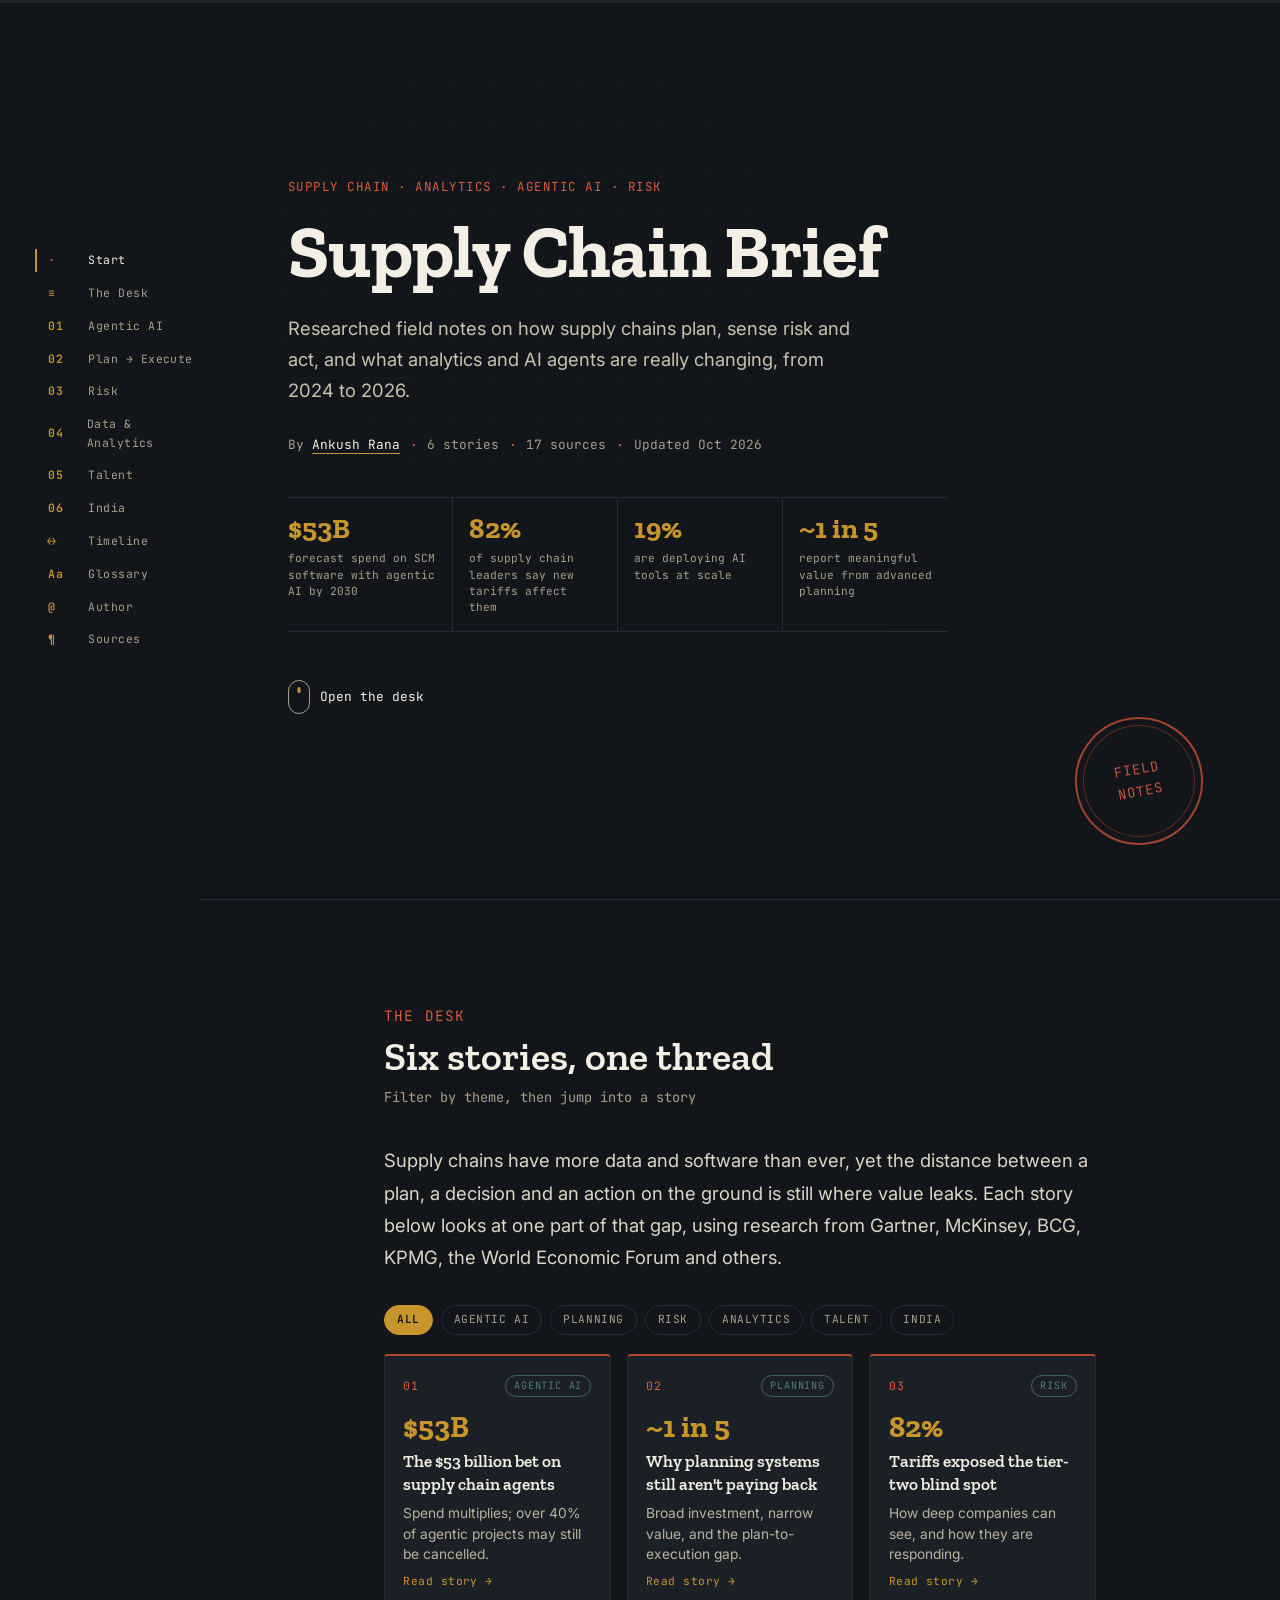
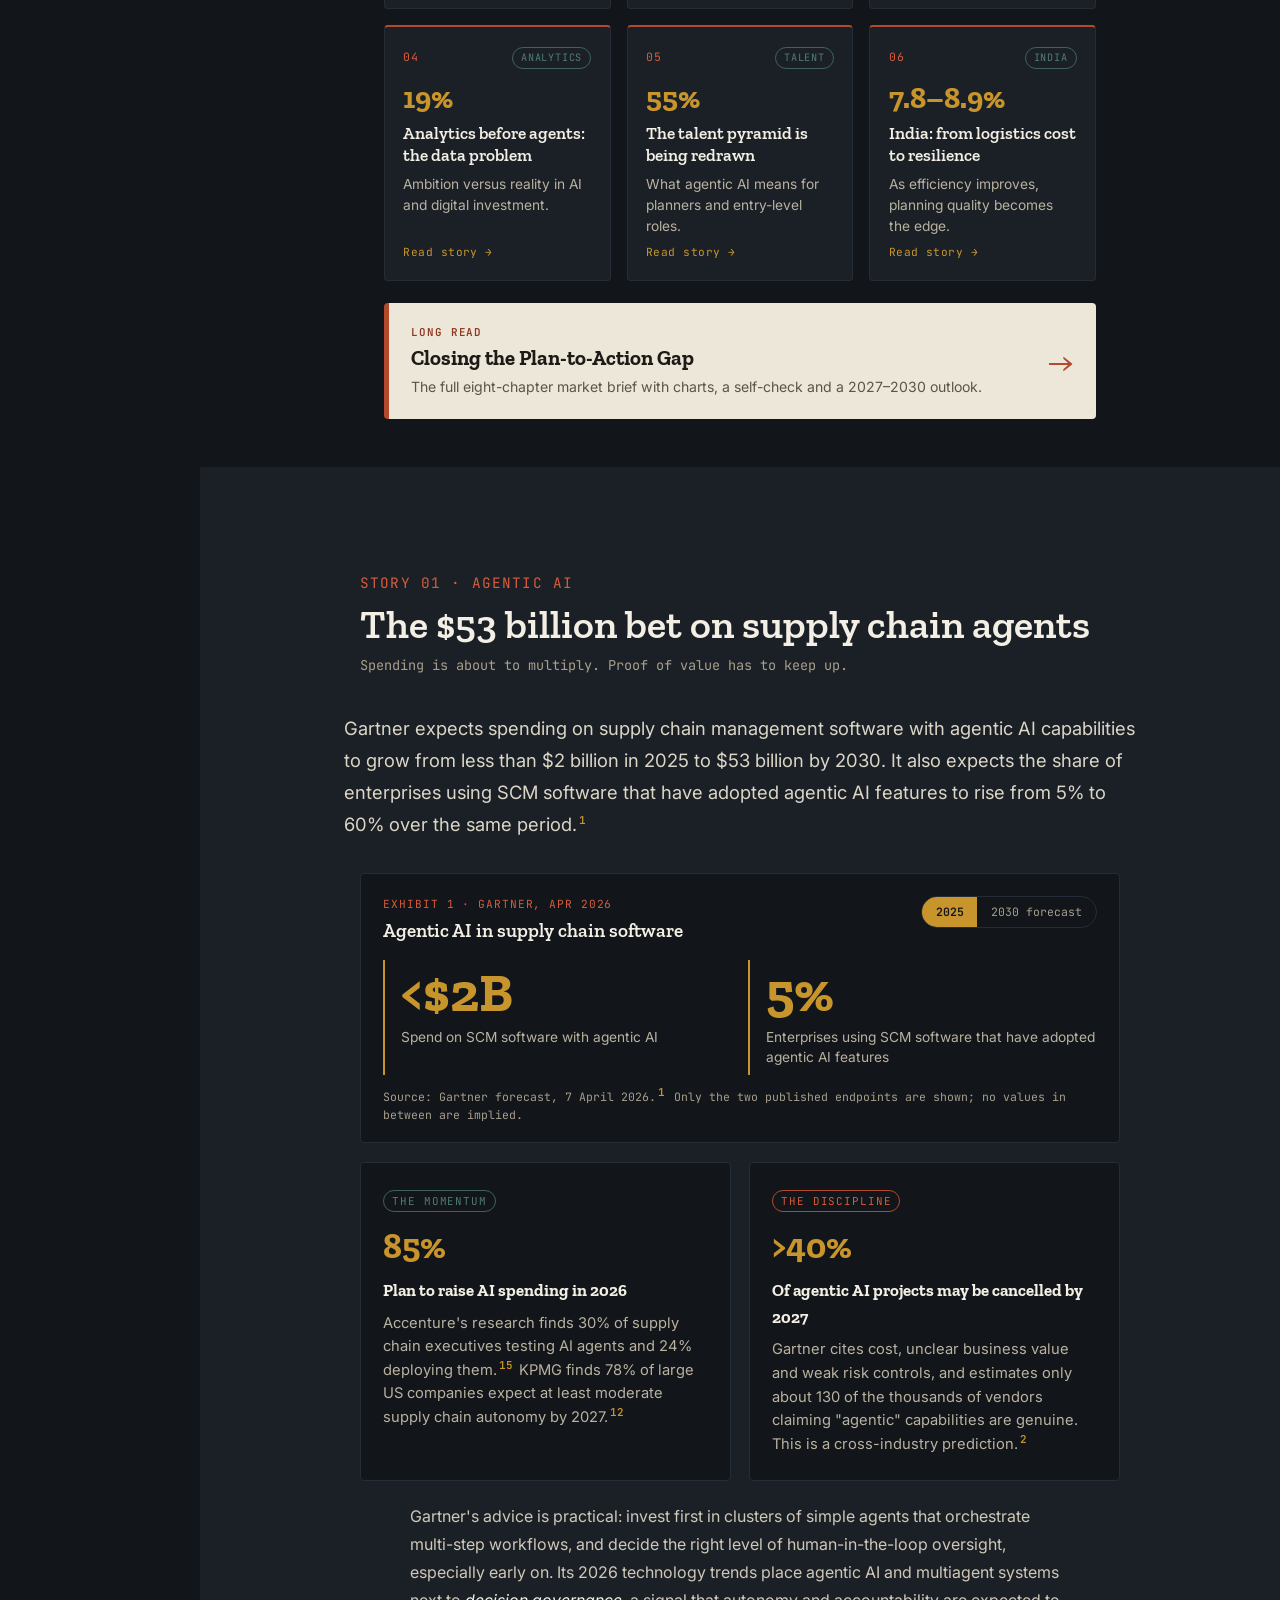
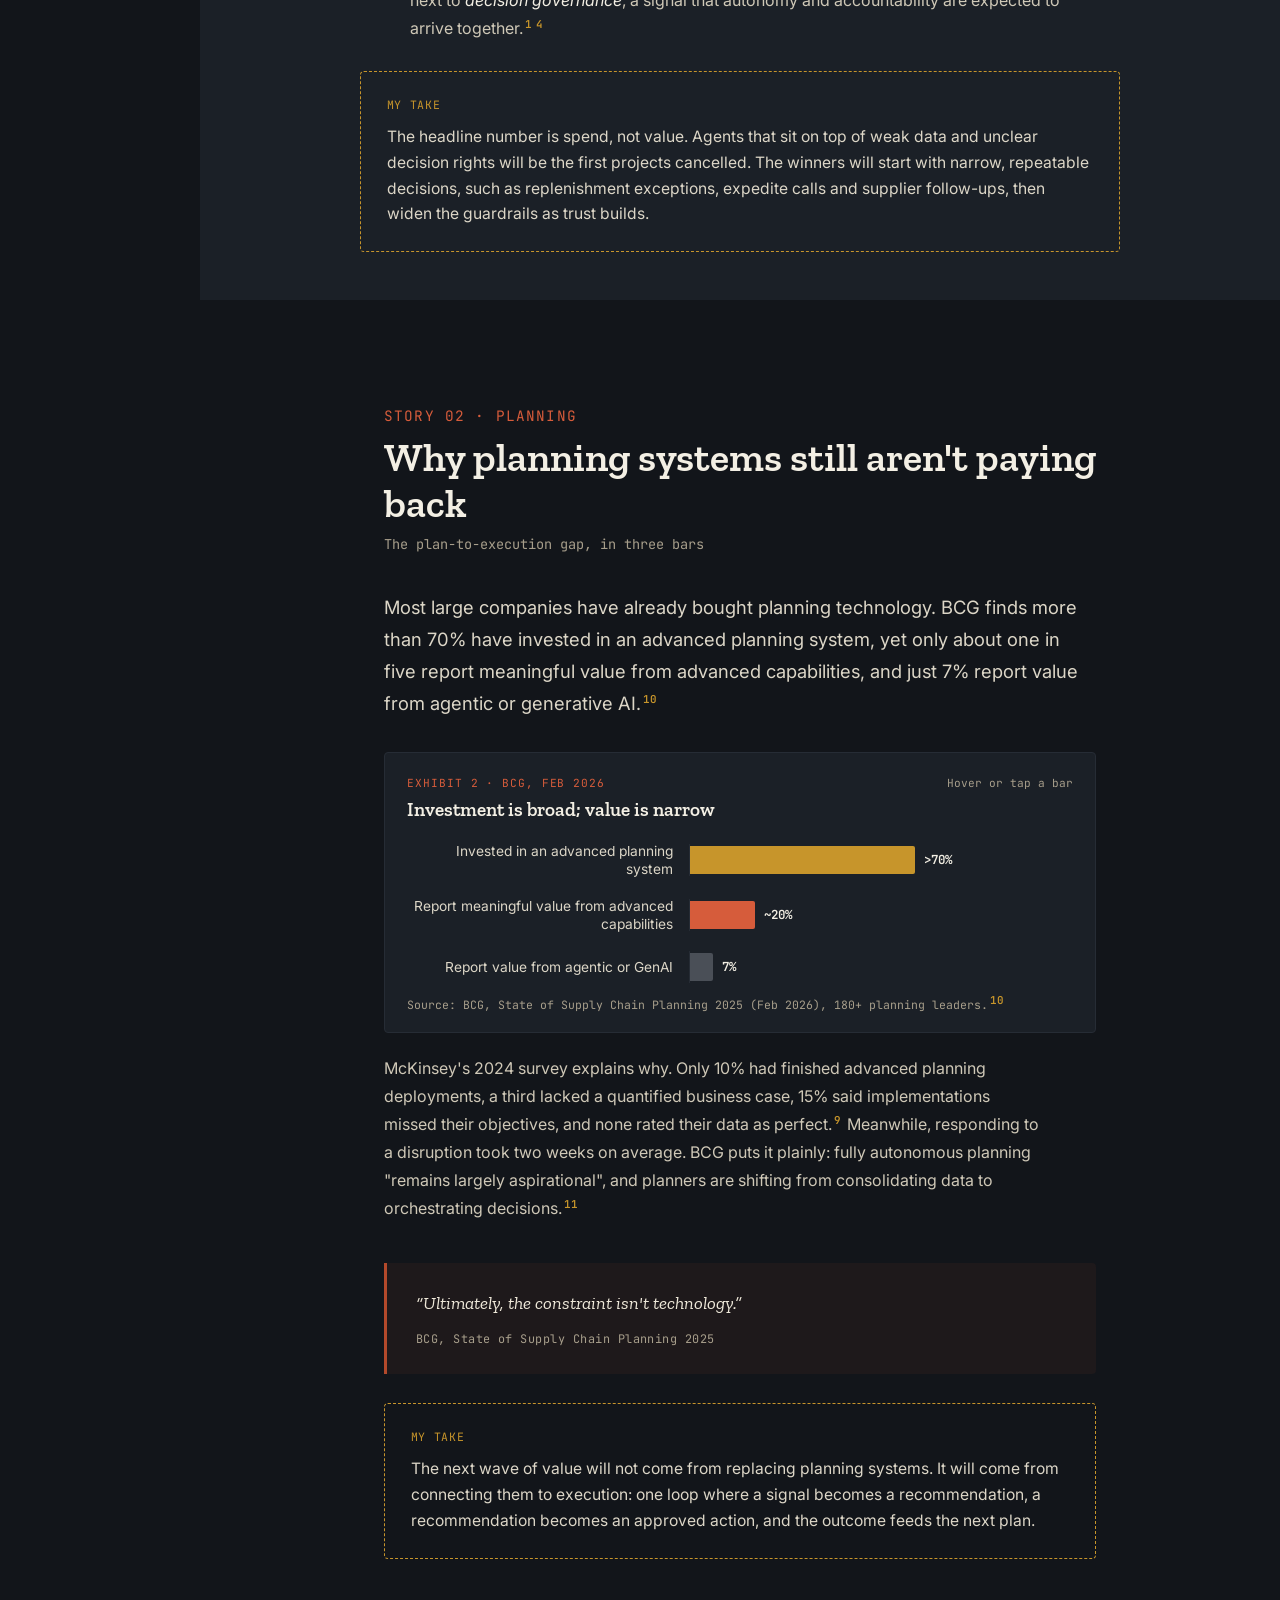
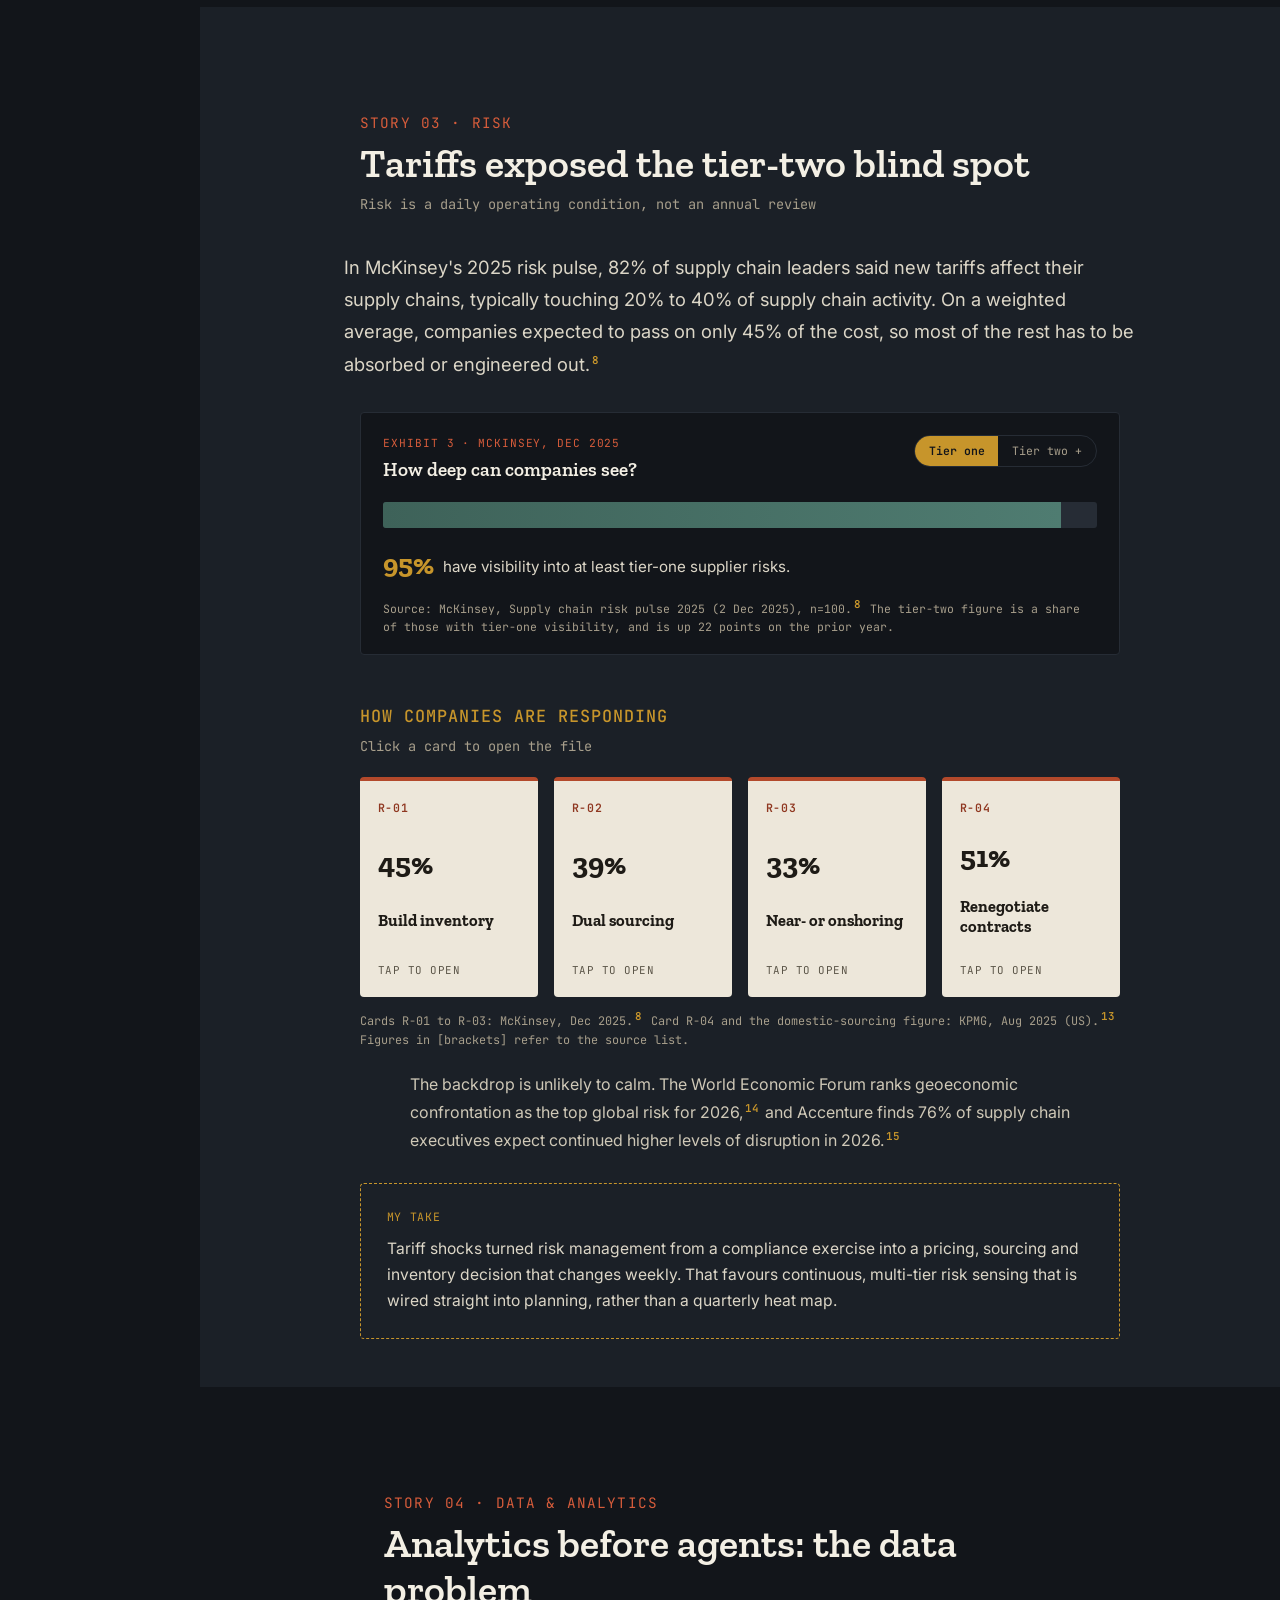
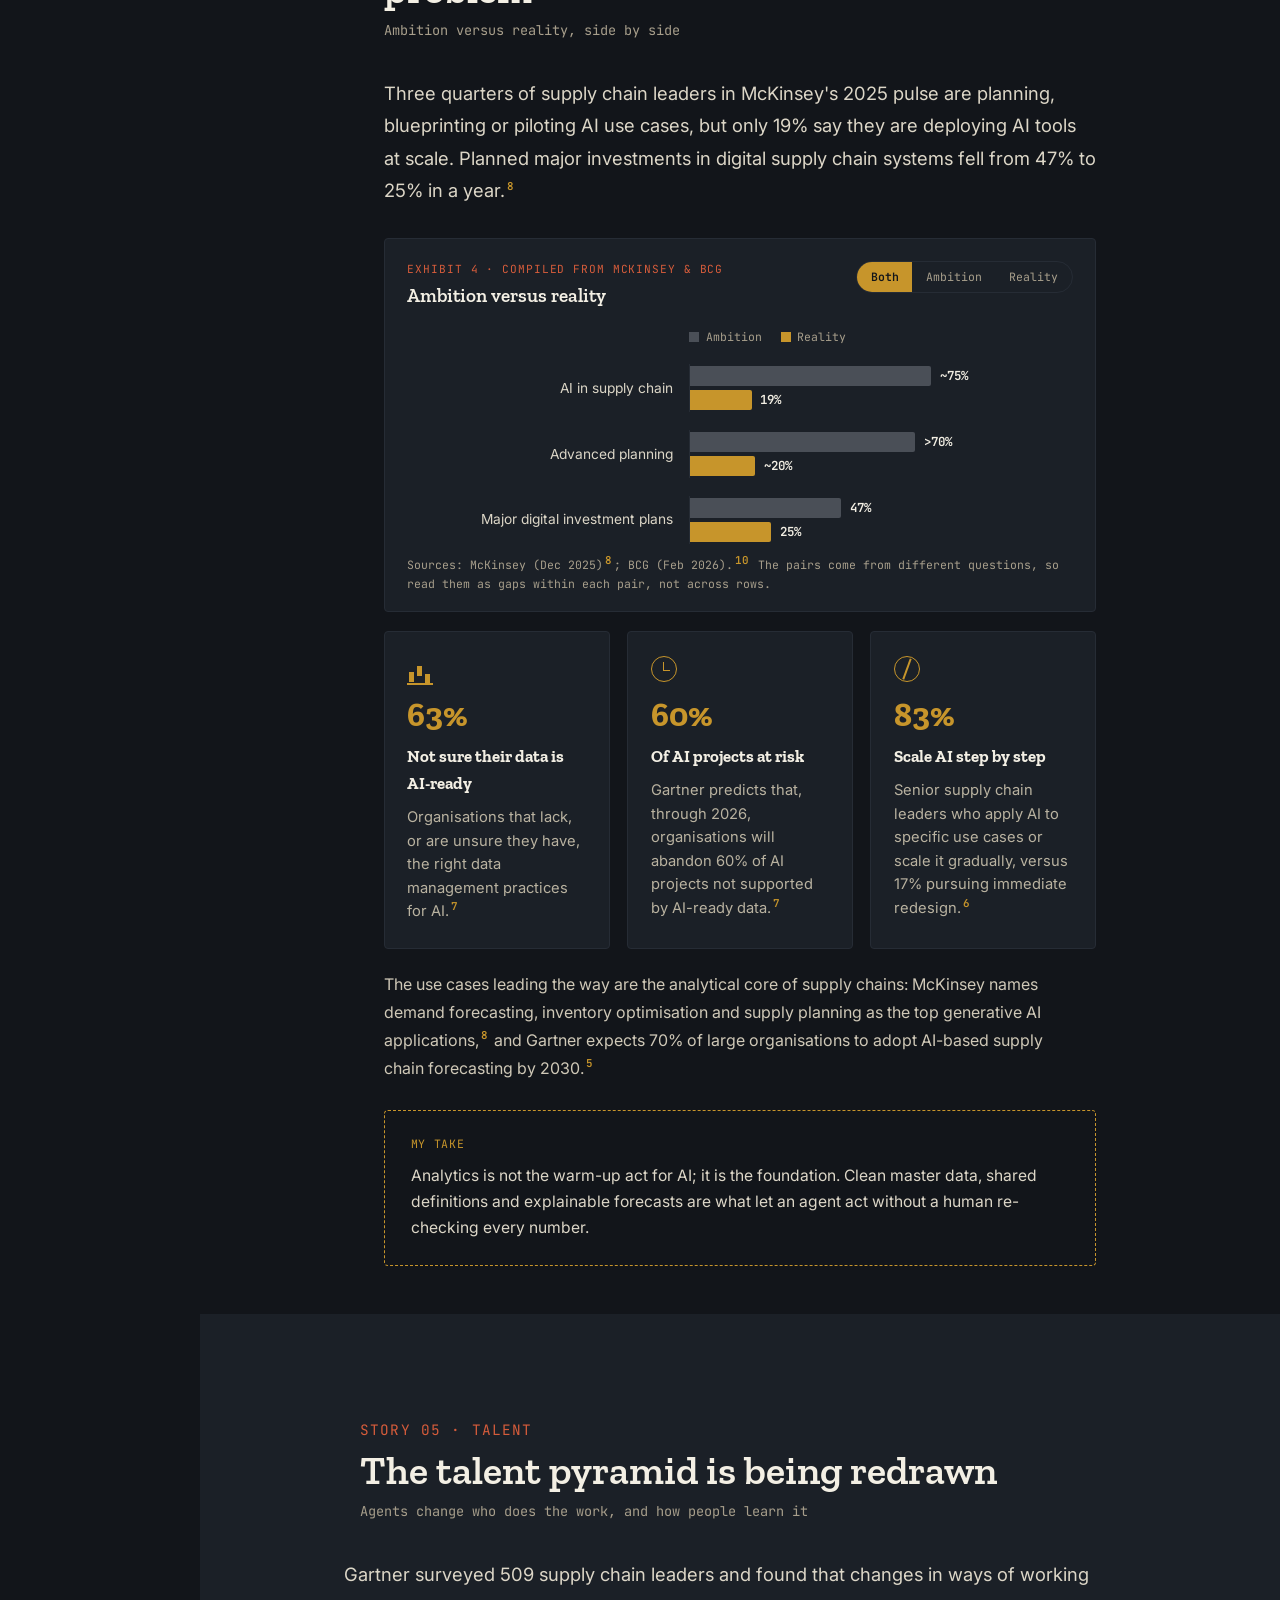
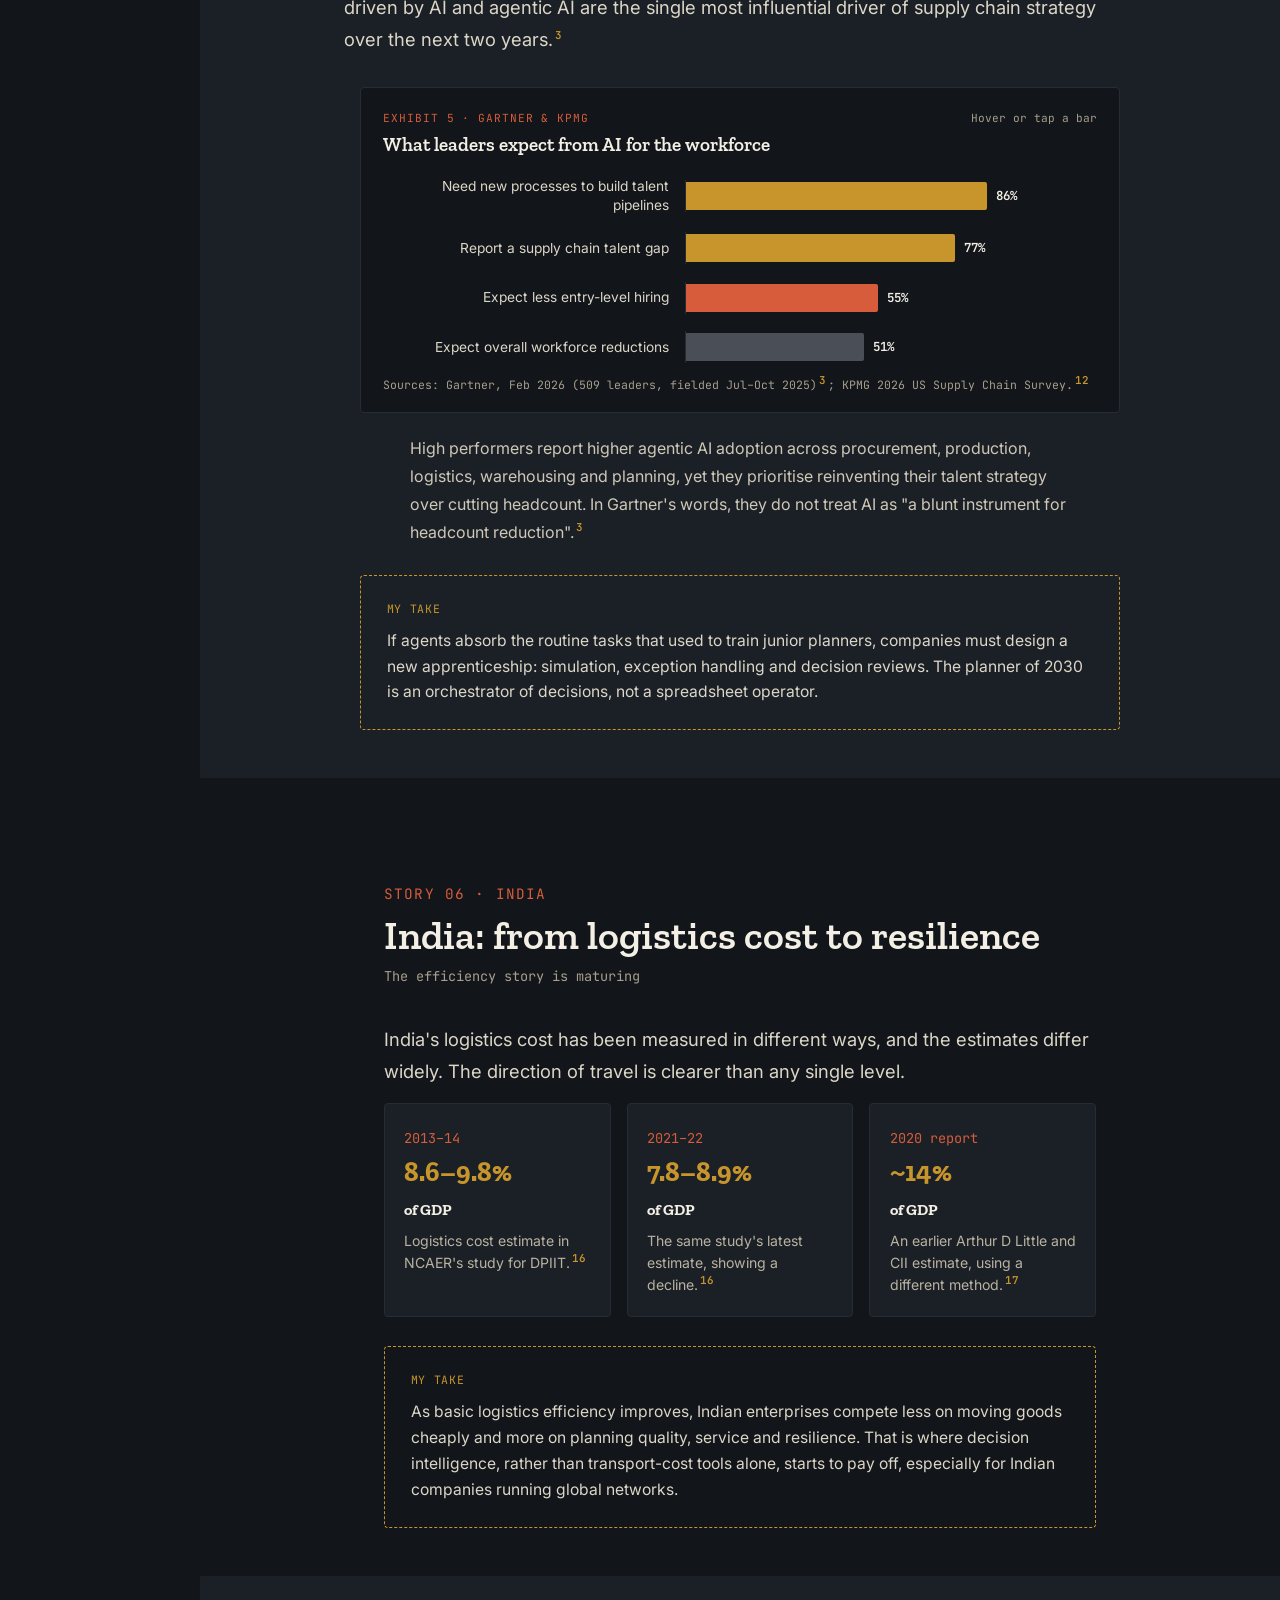
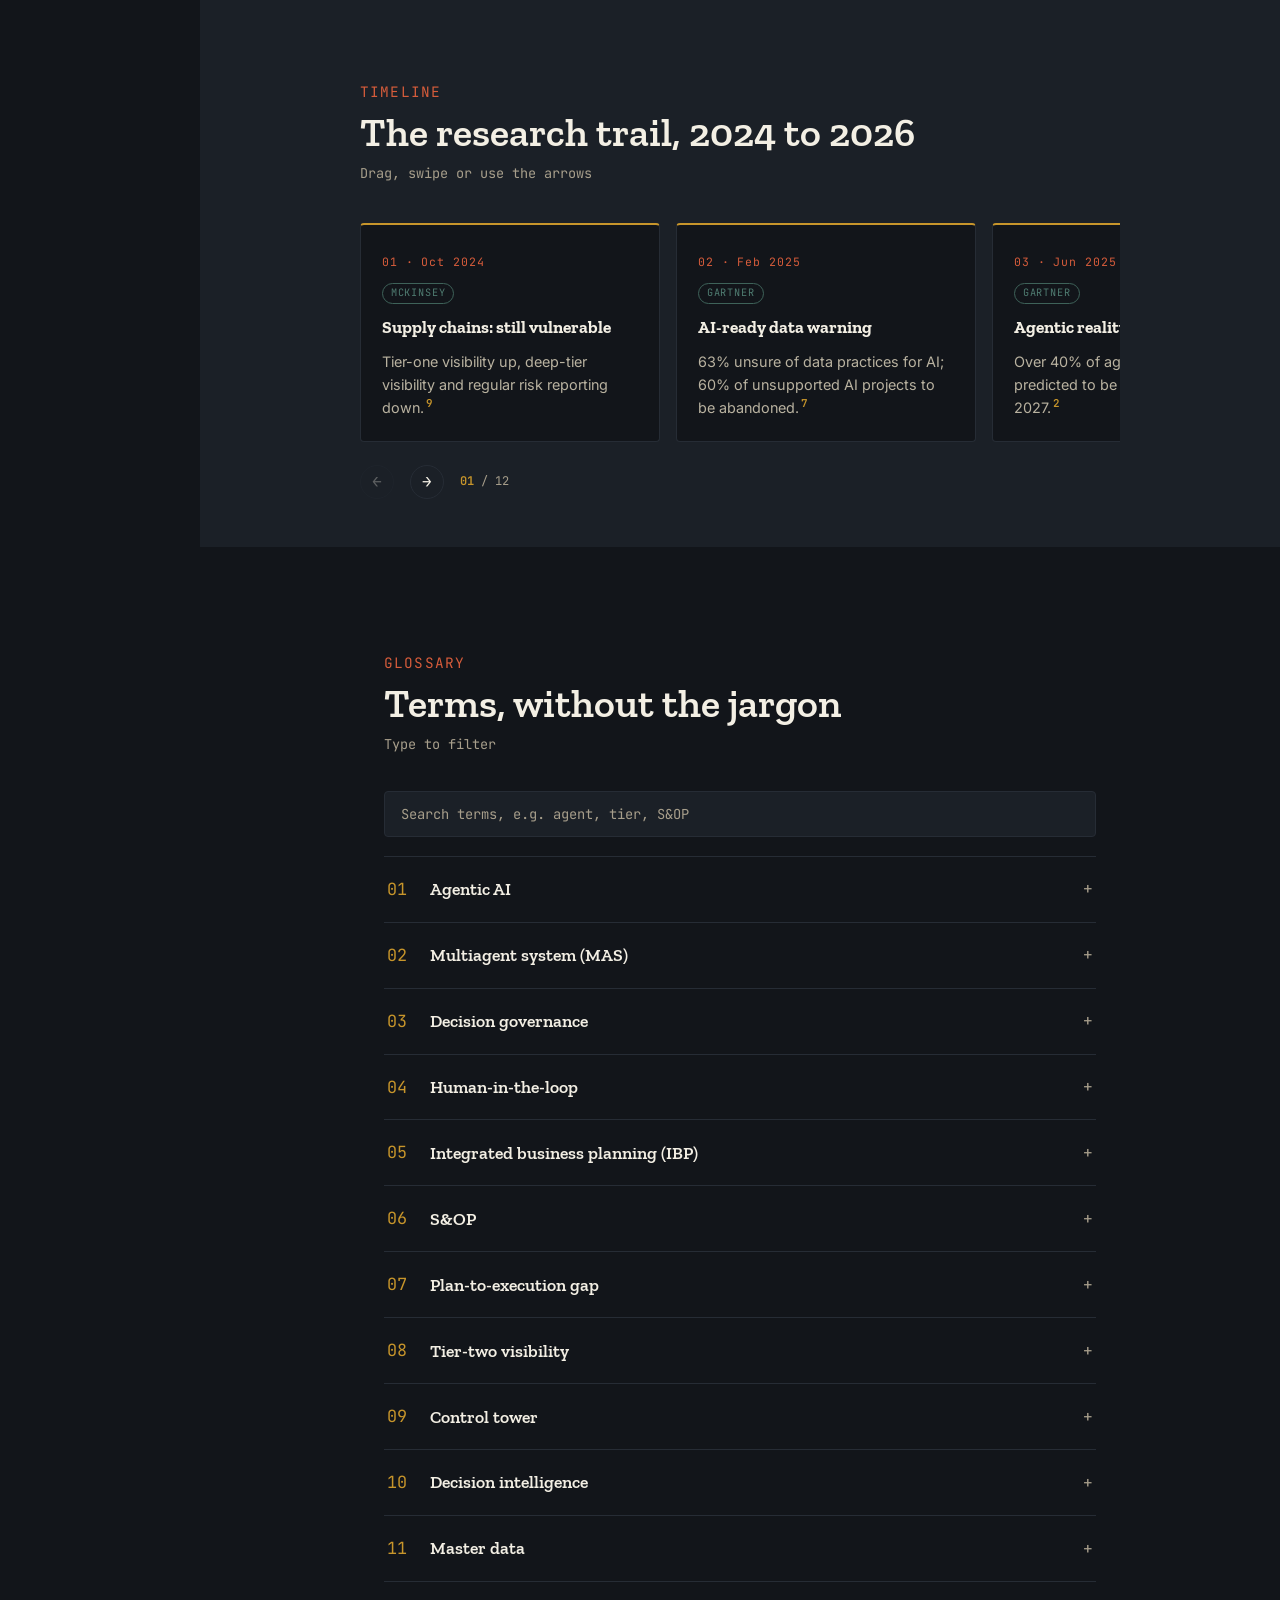
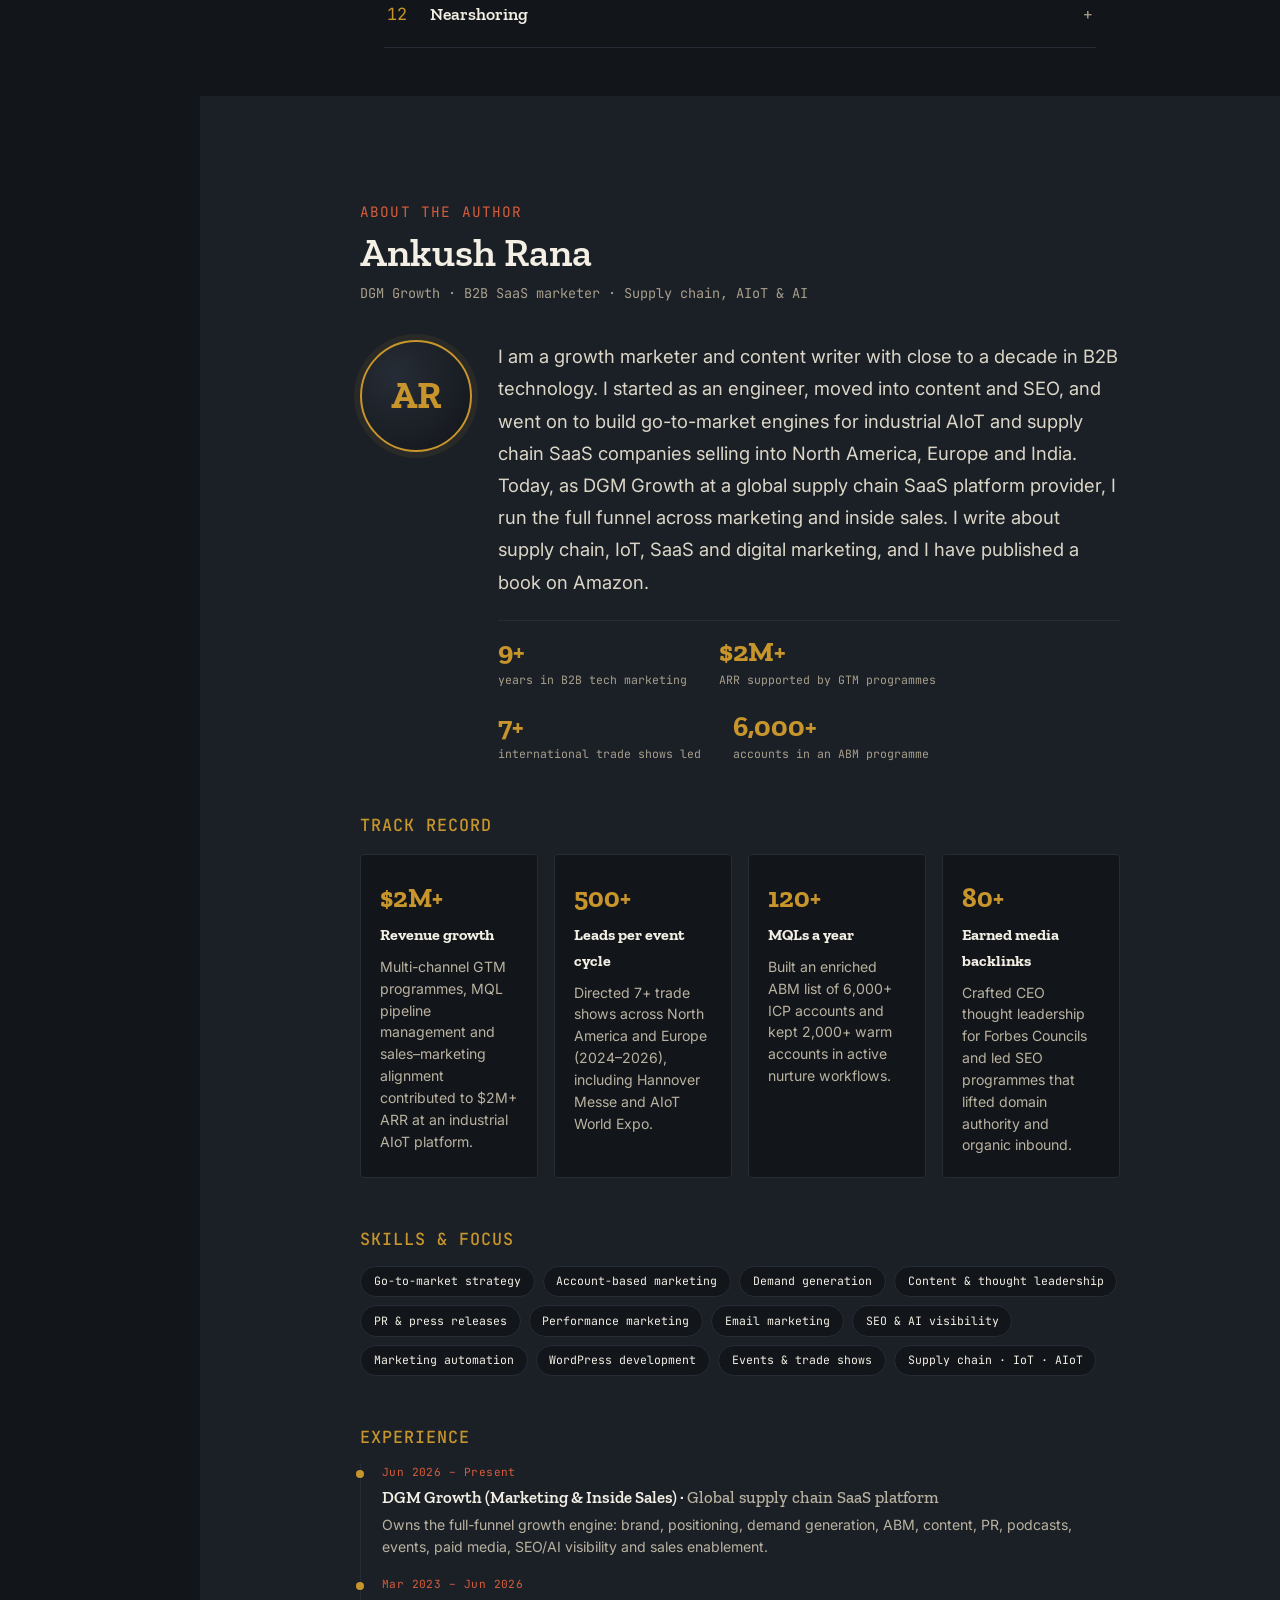
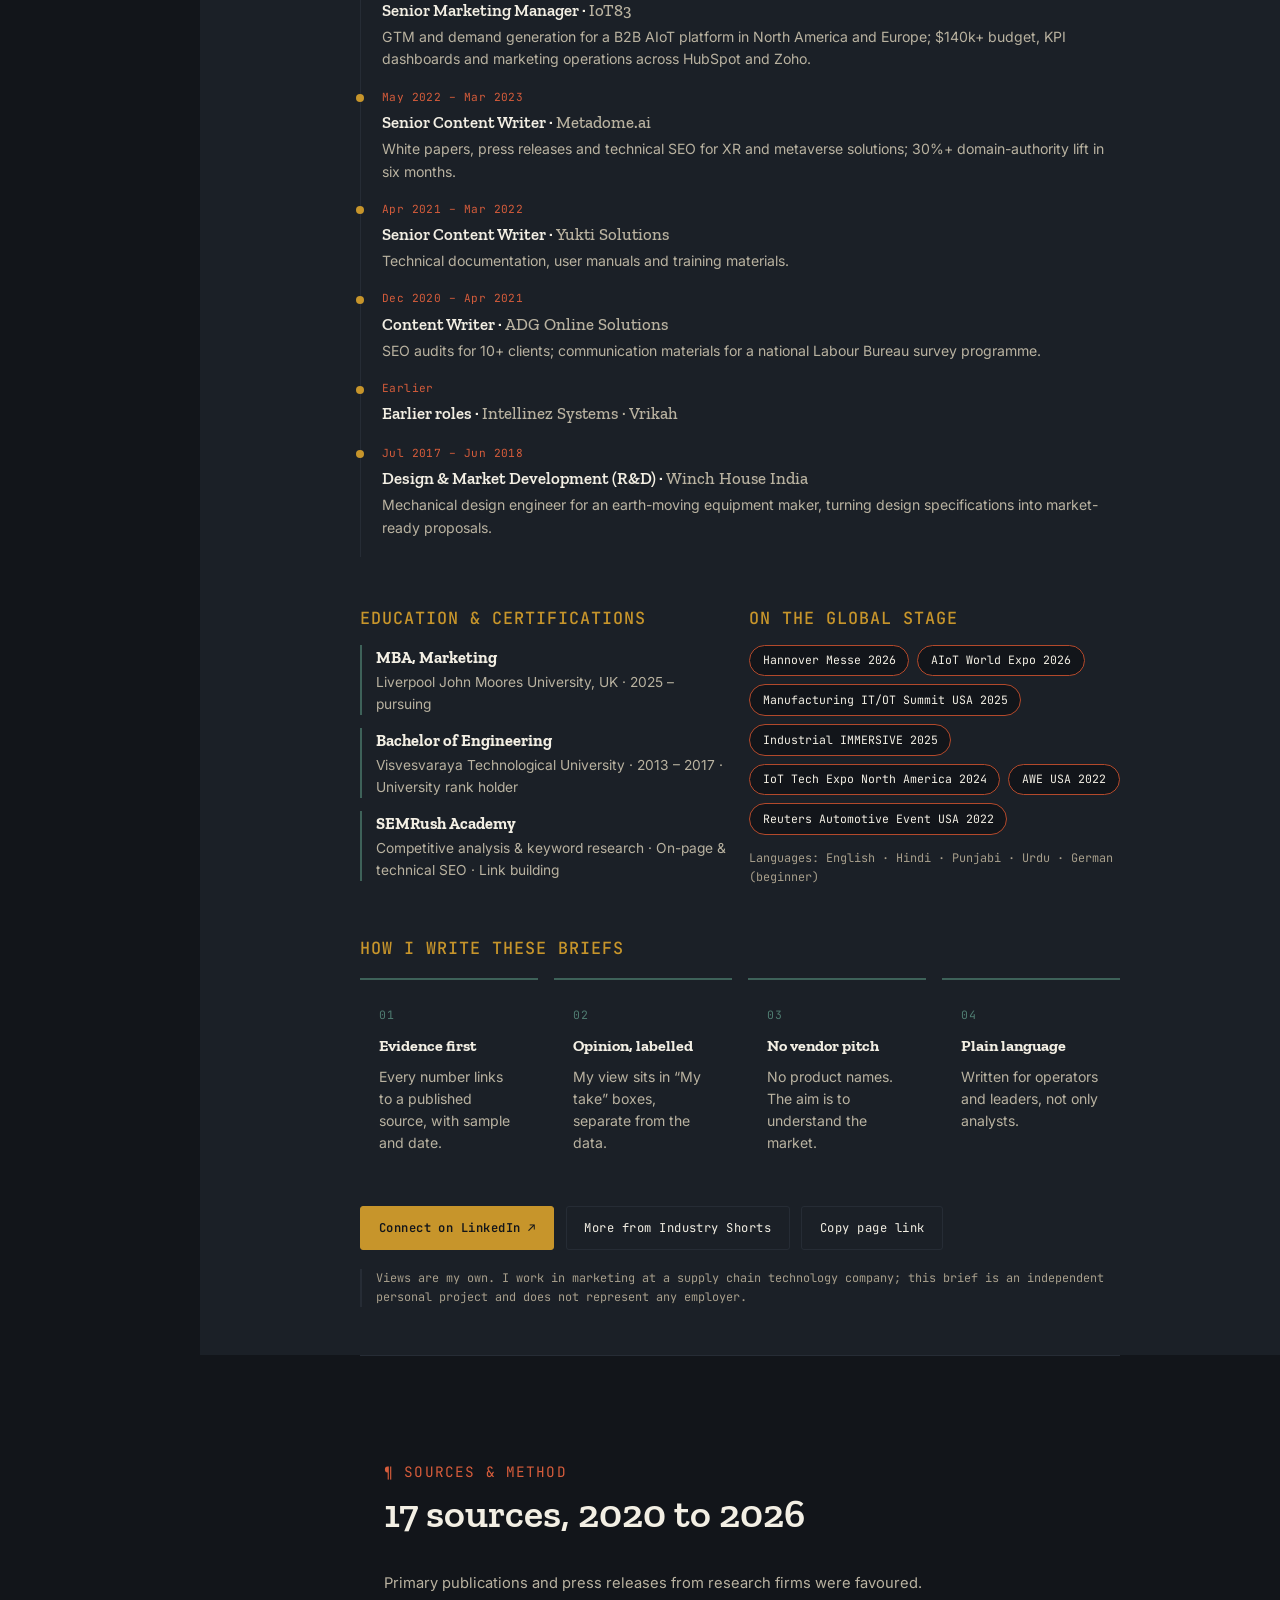
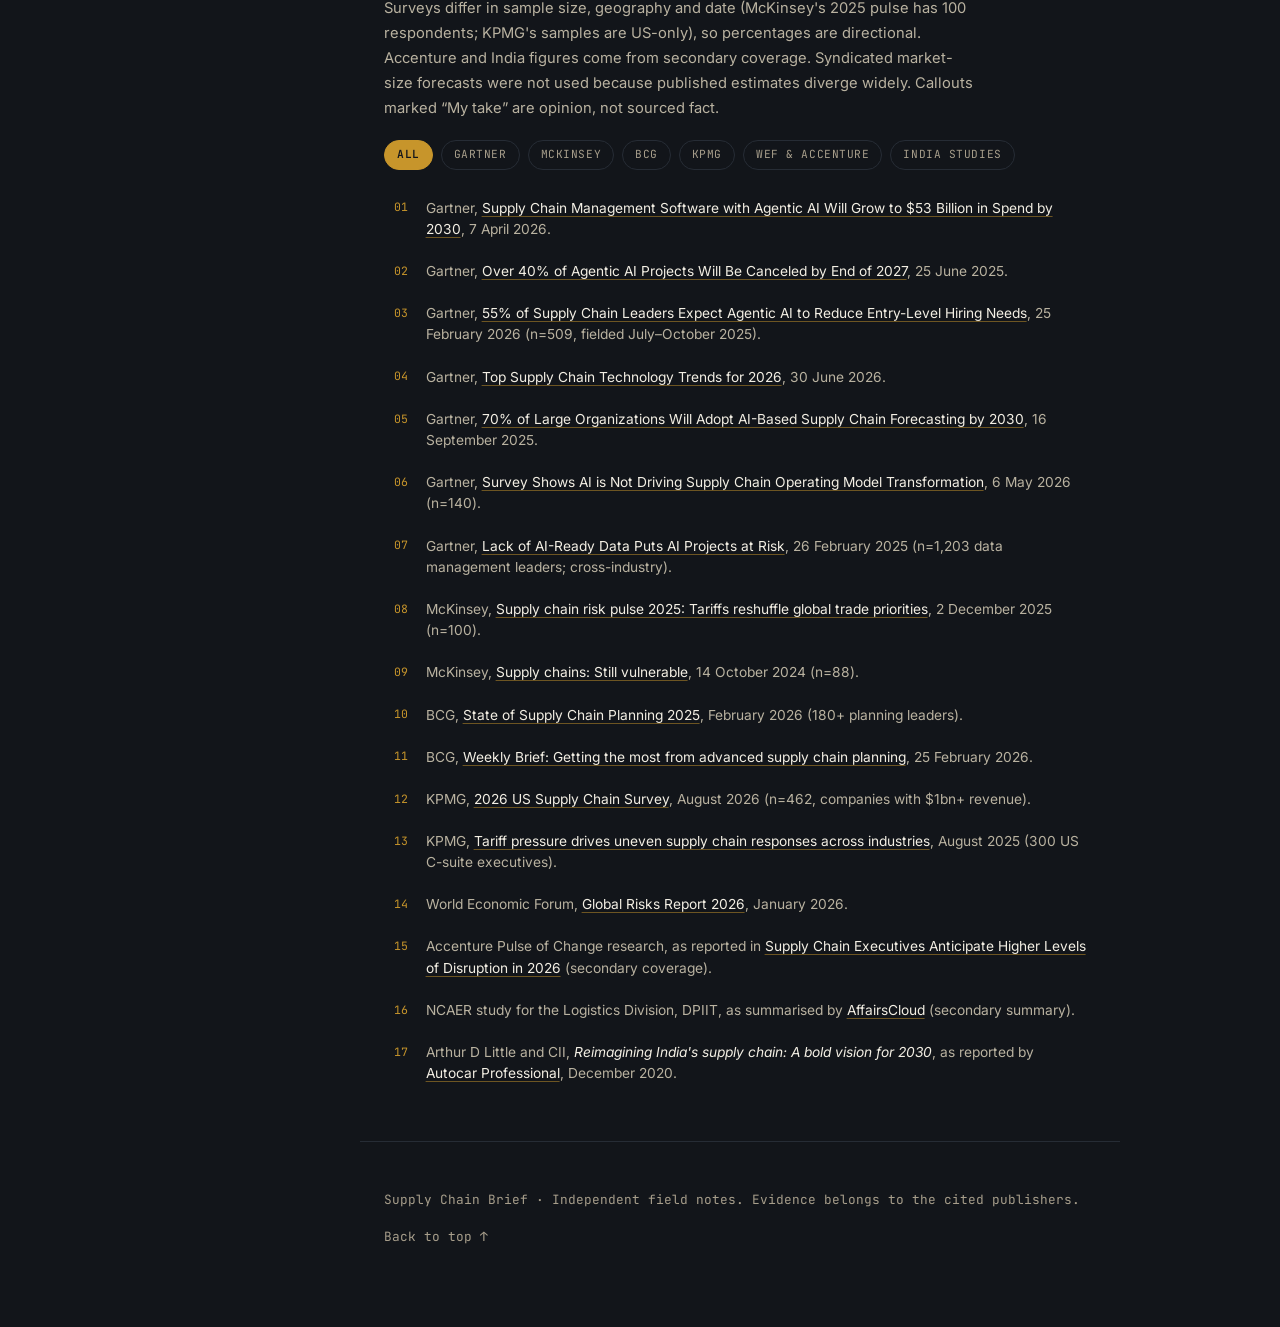
<file: supply-chain-brief/index.html>
<!DOCTYPE html>
<html lang="en">
<head>
<meta charset="UTF-8">
<meta name="viewport" content="width=device-width, initial-scale=1.0">
<title>Supply Chain Brief — Analytics, Agentic AI & Risk</title>
<meta name="description" content="Researched field notes on supply chain analytics, agentic AI, risk and the plan-to-execution gap, written by Ankush Rana.">
<meta property="og:title" content="Supply Chain Brief">
<meta property="og:description" content="Six researched stories on supply chain analytics, agentic AI, risk and planning, 2024 to 2026.">
<link rel="preconnect" href="https://fonts.googleapis.com">
<link rel="preconnect" href="https://fonts.gstatic.com" crossorigin>
<link href="https://fonts.googleapis.com/css2?family=Zilla+Slab:wght@400;500;600;700&family=Inter:wght@400;500;600;700&family=JetBrains+Mono:wght@400;500;600&display=swap" rel="stylesheet">
<style>
/* ============ TOKENS (shared with Industry Shorts) ============ */
:root{
  --ink:        #12151A;
  --ink-2:      #1B2027;
  --ink-3:      #262C35;
  --paper:      #EDE7DA;
  --paper-2:    #E2DAC8;
  --text-hi:    #F3EFE4;
  --text-lo:    #A79E8B;
  --text-mid:   #B9B2A0;
  --text-ink:   #1E1B16;
  --text-ink-lo:#5B5548;
  --flag:       #B3492B;
  --flag-hi:    #D65C3B;
  --verified:   #3E6259;
  --verified-hi:#4F7C71;
  --gold:       #C7952B;

  --display: "Zilla Slab", Georgia, serif;
  --body: "Inter", -apple-system, BlinkMacSystemFont, sans-serif;
  --mono: "JetBrains Mono", ui-monospace, SFMono-Regular, monospace;

  --rail-w: 200px;
  --max-w: 760px;
}

*{ box-sizing:border-box; }
html{ scroll-behavior:smooth; scroll-padding-top:1rem; }
@media (max-width:980px){ html{ scroll-padding-top:3.6rem; } }
@media (prefers-reduced-motion: reduce){
  html{ scroll-behavior:auto; }
  *{ animation-duration:0.001ms !important; animation-iteration-count:1 !important; transition-duration:0.001ms !important; }
}

body{
  margin:0;
  background:var(--ink);
  color:var(--text-hi);
  font-family:var(--body);
  font-size:16px;
  line-height:1.6;
  -webkit-font-smoothing:antialiased;
}

a{ color:inherit; }
h1,h2,h3,h4{ font-family:var(--display); margin:0; color:var(--text-hi); }
p{ margin:0; }
ul, ol{ margin:0; padding:0; }
button{ font:inherit; color:inherit; }

:focus-visible{
  outline:2px solid var(--gold);
  outline-offset:3px;
}

/* inline citations */
sup{ line-height:0; }
sup a{
  font-family:var(--mono); font-size:0.68rem; font-weight:600; color:var(--gold);
  text-decoration:none; padding:0 2px; border-radius:2px;
}
sup a:hover{ color:var(--flag-hi); }
sup a.hl{ background:var(--gold); color:var(--ink); }
.src-note{ font-family:var(--mono); font-size:0.74rem; color:var(--text-lo); margin-top:0.9rem; }
.src-note a{ color:var(--gold); text-decoration:none; }

/* ============ PROGRESS BAR ============ */
.progress-track{
  position:fixed; top:0; left:0; right:0; height:3px;
  background:rgba(255,255,255,0.06); z-index:200;
}
.progress-fill{
  height:100%; width:0%;
  background:linear-gradient(90deg,var(--flag),var(--gold));
  transition:width 0.08s linear;
}

/* ============ RAIL NAV ============ */
.railnav{
  position:fixed; top:0; left:0; height:100vh; width:var(--rail-w);
  display:flex; align-items:center; z-index:150;
  padding-left:2.2rem;
  pointer-events:none;
}
.railnav ol{ list-style:none; pointer-events:auto; }
.railnav li{ margin:0.6rem 0; }
.railnav a{
  display:flex; align-items:center; gap:0.6rem;
  text-decoration:none; font-family:var(--mono); font-size:0.72rem;
  letter-spacing:0.04em; color:var(--text-lo);
  padding:0.15rem 0; border-left:2px solid transparent;
  padding-left:0.7rem; transition:color 0.2s ease, border-color 0.2s ease;
}
.railnav__num{ font-weight:600; width:1.9rem; display:inline-block; color:var(--gold); }
.railnav a:hover, .railnav a.active{ color:var(--text-hi); border-left-color:var(--gold); }
.railnav a.active .railnav__num{ color:var(--flag-hi); }

@media (max-width:980px){
  .railnav{
    position:fixed; top:3px; left:0; right:0; height:auto; width:100%;
    background:rgba(18,21,26,0.92); backdrop-filter:blur(6px);
    padding:0.6rem 1rem; border-bottom:1px solid var(--ink-3);
  }
  .railnav ol{ display:flex; gap:1.2rem; overflow-x:auto; list-style:none; scrollbar-width:none; }
  .railnav ol::-webkit-scrollbar{ display:none; }
  .railnav li{ margin:0; flex:none; }
  .railnav__num{ width:auto; }
  .railnav a{ border-left:none; padding-left:0; padding-bottom:0.3rem; border-bottom:2px solid transparent; white-space:nowrap; }
  .railnav a:hover, .railnav a.active{ border-bottom-color:var(--gold); border-left-color:transparent; }
}

/* ============ LAYOUT SHELL ============ */
main{ margin-left:var(--rail-w); }
@media (max-width:980px){ main{ margin-left:0; padding-top:3.2rem; } }

.chapter, .checksection, .summary{
  max-width:var(--max-w);
  margin:0 auto;
  padding:6.5rem 1.5rem 3rem;
}
.chapter--alt{ background:var(--ink-2); max-width:none; }
.chapter--alt > *{ max-width:var(--max-w); margin-left:auto; margin-right:auto; }

.chapter__head{ margin-bottom:2.2rem; position:relative; }
.chapter__num{
  font-family:var(--mono); color:var(--flag-hi); font-size:0.9rem;
  letter-spacing:0.08em; display:block; margin-bottom:0.4rem;
}
.chapter__head h2{ font-size:clamp(1.8rem,3.4vw,2.5rem); font-weight:600; line-height:1.15; }
.chapter__dek{ font-family:var(--mono); font-size:0.85rem; color:var(--text-lo); margin-top:0.5rem; }

.lede{ font-size:1.15rem; line-height:1.75; color:#DCD6C7; max-width:66ch; }
.body-p{ font-size:1rem; line-height:1.75; color:#CFC8B7; max-width:66ch; margin-top:1.3rem; }

.subhead{
  font-size:1.05rem; text-transform:uppercase; letter-spacing:0.06em;
  color:var(--gold); margin:3rem 0 0.4rem; font-family:var(--mono); font-weight:500;
}
.subhead__note{ color:var(--text-lo); font-size:0.85rem; margin-bottom:1.2rem; font-family:var(--mono); }

/* ============ HERO ============ */
.hero{
  position:relative; min-height:100vh; display:flex; flex-direction:column;
  justify-content:center; padding:2rem 1.5rem; overflow:hidden;
  border-bottom:1px solid var(--ink-3);
}
.hero__grid{
  position:absolute; inset:0; opacity:0.5;
  background-image:
    linear-gradient(rgba(199,149,43,0.07) 1px, transparent 1px),
    linear-gradient(90deg, rgba(199,149,43,0.07) 1px, transparent 1px);
  background-size:42px 42px;
  -webkit-mask-image:radial-gradient(ellipse at 30% 30%, black 0%, transparent 70%);
  mask-image:radial-gradient(ellipse at 30% 30%, black 0%, transparent 70%);
}
.hero__inner{ max-width:660px; margin-left:clamp(1rem,6vw,4rem); position:relative; z-index:2; }
.eyebrow{
  font-family:var(--mono); font-size:0.78rem; letter-spacing:0.12em;
  text-transform:uppercase; color:var(--flag-hi); margin-bottom:1.1rem;
  opacity:0; animation:fadeUp 0.7s ease forwards; animation-delay:0.05s;
}
.hero__title{
  font-size:clamp(2.6rem,7vw,4.6rem); font-weight:700; line-height:1.03;
  letter-spacing:-0.01em;
  opacity:0; animation:fadeUp 0.8s ease forwards; animation-delay:0.15s;
}
.hero__sub{
  font-size:1.15rem; color:#C9C2AF; max-width:48ch; margin-top:1.4rem; line-height:1.7;
  opacity:0; animation:fadeUp 0.8s ease forwards; animation-delay:0.32s;
}
.hero__meta{
  font-family:var(--mono); font-size:0.8rem; color:var(--text-lo); margin-top:1.8rem;
  opacity:0; animation:fadeUp 0.8s ease forwards; animation-delay:0.48s;
}
.hero__meta .dot{ margin:0 0.6rem; color:var(--flag-hi); }

.scrollcue{
  display:inline-flex; align-items:center; gap:0.6rem; margin-top:3rem;
  font-family:var(--mono); font-size:0.8rem; text-decoration:none; color:var(--text-hi);
  opacity:0; animation:fadeUp 0.8s ease forwards; animation-delay:0.62s;
}
.scrollcue span{
  width:22px; height:34px; border:1.5px solid var(--text-lo); border-radius:12px; position:relative; display:block;
}
.scrollcue span::after{
  content:""; position:absolute; top:6px; left:50%; width:3px; height:6px; background:var(--gold);
  border-radius:2px; transform:translateX(-50%); animation:scrollDot 1.6s ease infinite;
}
@keyframes scrollDot{ 0%{ transform:translate(-50%,0); opacity:1;} 70%{ transform:translate(-50%,10px); opacity:0;} 100%{opacity:0;} }
@keyframes fadeUp{ from{ opacity:0; transform:translateY(14px);} to{ opacity:1; transform:translateY(0);} }

.stamp{
  position:absolute; right:clamp(1rem,6vw,5rem); bottom:clamp(1.2rem,6vh,4rem);
  width:128px; height:128px; border-radius:50%;
  border:2px solid var(--flag); color:var(--flag-hi);
  display:flex; align-items:center; justify-content:center; text-align:center;
  font-family:var(--mono); font-size:0.85rem; letter-spacing:0.08em; text-transform:uppercase;
  transform:rotate(-10deg) scale(0.7); opacity:0;
  animation:stampIn 0.5s cubic-bezier(.2,1.4,.4,1) forwards; animation-delay:0.9s;
}
.stamp::before{
  content:""; position:absolute; inset:6px; border:1px solid var(--flag); border-radius:50%; opacity:0.5;
}
@keyframes stampIn{ 0%{ opacity:0; transform:rotate(-10deg) scale(1.6);} 70%{opacity:1;} 100%{ opacity:0.9; transform:rotate(-10deg) scale(1);} }
@media (max-width:700px){ .stamp{ display:none; } }

/* ============ KEY FINDINGS STRIP (hero) ============ */
.findings{
  display:grid; grid-template-columns:repeat(4,1fr); gap:0; margin-top:2.6rem;
  border-top:1px solid var(--ink-3); border-bottom:1px solid var(--ink-3);
  opacity:0; animation:fadeUp 0.8s ease forwards; animation-delay:0.75s;
}
.finding{ padding:1rem 1rem 1rem 0; border-right:1px solid var(--ink-3); text-decoration:none; display:block; }
.finding + .finding{ padding-left:1rem; }
.finding:last-child{ border-right:none; }
.finding__n{ font-family:var(--display); font-weight:700; font-size:1.8rem; color:var(--gold); line-height:1; display:block; }
.finding__l{ font-family:var(--mono); font-size:0.7rem; color:var(--text-lo); line-height:1.45; display:block; margin-top:0.45rem; }
.finding:hover .finding__n{ color:var(--flag-hi); }
@media (max-width:700px){
  .findings{ grid-template-columns:1fr 1fr; }
  .finding:nth-child(2){ border-right:none; }
  .finding:nth-child(3){ padding-left:0; border-top:1px solid var(--ink-3); }
  .finding:nth-child(4){ border-top:1px solid var(--ink-3); }
}

/* ============ TREND / STAT CARDS ============ */
.trend-grid{ display:grid; grid-template-columns:repeat(3,1fr); gap:1.1rem; margin-top:1.2rem; }
@media (max-width:760px){ .trend-grid{ grid-template-columns:1fr; } }
.trend-card{
  background:var(--ink-2); border:1px solid var(--ink-3); border-radius:4px;
  padding:1.5rem 1.4rem; position:relative;
}
.chapter--alt .trend-card{ background:var(--ink); }
.trend-card__stat{ display:block; font-family:var(--display); font-weight:700; font-size:2.1rem; color:var(--gold); line-height:1; margin-top:1rem; }
.trend-card h4{ font-size:1.05rem; margin:0.7rem 0 0.6rem; color:var(--text-hi); }
.trend-card p{ font-size:0.92rem; color:var(--text-mid); line-height:1.6; }
.trend-card__icon{ display:block; width:26px; height:26px; position:relative; }
.trend-card__icon::before, .trend-card__icon::after{ content:""; position:absolute; border-color:var(--gold); }
/* globe */
.trend-card__icon[data-icon="geo"]::before{ inset:0; border:1.6px solid var(--gold); border-radius:50%; }
.trend-card__icon[data-icon="geo"]::after{ top:2px; left:12px; width:1.6px; height:22px; background:var(--gold); transform:rotate(20deg); }
/* clock */
.trend-card__icon[data-icon="clock"]::before{ inset:0; border:1.6px solid var(--gold); border-radius:50%; }
.trend-card__icon[data-icon="clock"]::after{ top:6px; left:12px; width:6px; height:8px; border-left:1.6px solid var(--gold); border-bottom:1.6px solid var(--gold); }
/* bars */
.trend-card__icon[data-icon="bars"]::before{ left:2px; bottom:0; width:5px; height:10px; background:var(--gold); box-shadow:8px -6px 0 var(--gold), 16px 2px 0 var(--gold); }
.trend-card__icon[data-icon="bars"]::after{ left:0; right:0; bottom:-3px; height:1.6px; background:var(--gold); }

/* ============ BENEFIT / PILLAR GRIDS ============ */
.benefit-grid{ display:grid; grid-template-columns:repeat(4,1fr); gap:1rem; margin-top:1rem; }
.benefit-grid--3{ grid-template-columns:repeat(3,1fr); }
@media (max-width:900px){ .benefit-grid, .benefit-grid--3{ grid-template-columns:repeat(2,1fr); } }
@media (max-width:520px){ .benefit-grid, .benefit-grid--3{ grid-template-columns:1fr; } }
.benefit{ padding:1.3rem 1.2rem; background:var(--ink-2); border-radius:4px; border:1px solid var(--ink-3); }
.chapter--alt .benefit{ background:var(--ink); }
.benefit__mark{ font-family:var(--mono); color:var(--flag-hi); font-size:0.85rem; }
.benefit__stat{ display:block; font-family:var(--display); font-weight:700; font-size:1.7rem; color:var(--gold); line-height:1.05; margin-top:0.5rem; }
.benefit h4{ font-size:1rem; margin:0.6rem 0 0.5rem; }
.benefit p{ font-size:0.88rem; color:var(--text-mid); line-height:1.55; }

.pillar-grid{ display:grid; grid-template-columns:repeat(4,1fr); gap:1rem; margin-top:1rem; }
@media (max-width:900px){ .pillar-grid{ grid-template-columns:repeat(2,1fr); } }
@media (max-width:520px){ .pillar-grid{ grid-template-columns:1fr; } }
.pillar{ padding:1.3rem 1.2rem; border-top:2px solid var(--verified); }
.pillar__num{ font-family:var(--mono); font-size:0.72rem; color:var(--verified-hi); letter-spacing:0.06em; }
.pillar h4{ font-size:1rem; margin:0.4rem 0 0.5rem; }
.pillar p{ font-size:0.88rem; color:var(--text-mid); line-height:1.55; }

/* ============ SPLIT GRID ============ */
.split-grid{ display:grid; grid-template-columns:1fr 1fr; gap:1.1rem; margin-top:1.2rem; }
@media (max-width:700px){ .split-grid{ grid-template-columns:1fr; } }
.split-card{
  background:var(--ink); border:1px solid var(--ink-3); border-radius:4px; padding:1.5rem 1.4rem;
}
.chapter:not(.chapter--alt) .split-card{ background:var(--ink-2); }
.split-card__tag{
  font-family:var(--mono); font-size:0.68rem; letter-spacing:0.08em; text-transform:uppercase;
  color:var(--verified-hi); border:1px solid var(--verified); padding:0.2rem 0.5rem; border-radius:20px;
}
.split-card__tag--flag{ color:var(--flag-hi); border-color:var(--flag); }
.split-card__stat{ display:block; font-family:var(--display); font-weight:700; font-size:2.2rem; color:var(--gold); line-height:1; margin-top:1rem; }
.split-card h4{ margin:0.8rem 0 0.5rem; font-size:1.05rem; }
.split-card p{ font-size:0.92rem; color:var(--text-mid); line-height:1.6; }

/* ============ CALLOUTS ============ */
.pull-quote{
  margin-top:2.6rem; padding:1.6rem 1.8rem; border-left:3px solid var(--flag);
  background:rgba(179,73,43,0.07); border-radius:0 4px 4px 0;
}
.pull-quote p{ font-family:var(--display); font-size:1.15rem; line-height:1.6; color:#EFE9DA; font-style:italic; }
.pull-quote cite{ display:block; margin-top:0.7rem; font-family:var(--mono); font-style:normal; font-size:0.74rem; color:var(--text-lo); letter-spacing:0.04em; }

.ai-callout{
  margin-top:1.8rem; padding:1.5rem 1.6rem; border:1px dashed var(--gold); border-radius:4px;
  display:flex; flex-direction:column; gap:0.6rem;
}
.ai-callout__tag{ font-family:var(--mono); font-size:0.72rem; letter-spacing:0.06em; text-transform:uppercase; color:var(--gold); }
.ai-callout p{ font-size:0.98rem; color:#DCD6C7; line-height:1.65; }
.ladder{ list-style:none; display:flex; flex-direction:column; gap:0.5rem; margin-top:0.4rem; counter-reset:lad; }
.ladder li{ counter-increment:lad; font-size:0.94rem; color:#DCD6C7; padding-left:2.2rem; position:relative; line-height:1.55; }
.ladder li::before{ content:"0" counter(lad); position:absolute; left:0; font-family:var(--mono); color:var(--gold); font-size:0.85rem; }

/* ============ CHARTS ============ */
.chart{
  margin:2rem 0 0.4rem; padding:1.4rem 1.4rem 1.1rem; background:var(--ink-2);
  border:1px solid var(--ink-3); border-radius:4px;
}
.chapter--alt .chart{ background:var(--ink); }
.chart__head{ display:flex; justify-content:space-between; align-items:flex-start; gap:1rem; flex-wrap:wrap; margin-bottom:0.6rem; }
.chart__tag{ font-family:var(--mono); font-size:0.7rem; letter-spacing:0.08em; text-transform:uppercase; color:var(--flag-hi); display:block; }
.chart__title{ font-family:var(--display); font-weight:600; font-size:1.2rem; margin-top:0.3rem; line-height:1.3; }
.chart figcaption{ font-family:var(--mono); font-size:0.72rem; color:var(--text-lo); margin-top:0.8rem; line-height:1.6; }
.chart__hint{ font-family:var(--mono); font-size:0.7rem; color:var(--text-lo); }
.bar{ cursor:pointer; transform-origin:0 50%; transform:scaleX(0); transition:transform 0.9s cubic-bezier(.2,.7,.2,1); }
@media (prefers-reduced-motion: reduce){ .bar{ transform:none; } }
.chart.is-visible .bar{ transform:scaleX(1); }

.seg{ display:inline-flex; border:1px solid var(--ink-3); border-radius:20px; overflow:hidden; }
.seg button{ border:none; background:transparent; padding:0.35rem 0.85rem; font-family:var(--mono); font-size:0.72rem; color:var(--text-lo); cursor:pointer; }
.seg button[aria-pressed="true"]{ background:var(--gold); color:var(--ink); font-weight:600; }

/* tooltip (paper card, echoes the risk-file front) */
.tip{
  position:fixed; z-index:300; max-width:290px; background:var(--paper); color:var(--text-ink);
  border-top:3px solid var(--flag); border-radius:4px; padding:0.65rem 0.8rem;
  font-size:0.82rem; line-height:1.5; box-shadow:0 10px 30px rgba(0,0,0,0.45);
  pointer-events:none; opacity:0; transform:translateY(4px); transition:opacity 0.12s ease, transform 0.12s ease;
}
.tip.show{ opacity:1; transform:none; }
.tip b{ font-family:var(--mono); color:#8F3720; font-weight:600; }

/* ============ RISK FLIP CARDS ============ */
.risk-grid{
  display:grid; grid-template-columns:repeat(4,1fr); gap:1rem; margin-top:0.4rem;
  perspective:1200px;
}
@media (max-width:900px){ .risk-grid{ grid-template-columns:repeat(2,1fr); } }
@media (max-width:520px){ .risk-grid{ grid-template-columns:1fr; } }
.risk-card{
  background:none; border:none; padding:0; cursor:pointer; text-align:left;
  height:220px; position:relative; font-family:inherit; color:inherit;
}
.risk-card__inner{
  position:relative; display:block; width:100%; height:100%; transition:transform 0.55s cubic-bezier(.3,.8,.4,1);
  transform-style:preserve-3d;
}
.risk-card.is-open .risk-card__inner{ transform:rotateY(180deg); }
.risk-card__face{
  position:absolute; inset:0; backface-visibility:hidden; -webkit-backface-visibility:hidden; border-radius:4px;
  padding:1.1rem; display:flex; flex-direction:column;
}
.risk-card__face--front{
  background:var(--paper); color:var(--text-ink); justify-content:space-between;
  border-top:4px solid var(--flag);
}
.risk-card__code{ font-family:var(--mono); font-size:0.72rem; color:#8F3720; letter-spacing:0.06em; font-weight:600; }
.risk-card__big{ font-family:var(--display); font-weight:700; font-size:1.9rem; color:var(--text-ink); line-height:1; }
.risk-card__face--front h4{ font-size:1.02rem; color:var(--text-ink); line-height:1.25; }
.risk-card__hint{ font-family:var(--mono); font-size:0.68rem; color:var(--text-ink-lo); text-transform:uppercase; letter-spacing:0.05em; }
.risk-card__face--back{
  background:var(--ink-3); transform:rotateY(180deg); border-top:4px solid var(--gold);
  justify-content:space-between;
}
.risk-card__face--back p{ font-size:0.82rem; line-height:1.55; color:#D8D2C3; }
.risk-card__back-close{ font-family:var(--mono); font-size:0.68rem; color:var(--gold); text-transform:uppercase; letter-spacing:0.05em; }
@media (prefers-reduced-motion: reduce){
  .risk-card__inner{ transition:opacity 0.15s linear; }
  .risk-card.is-open .risk-card__inner{ transform:none; }
  .risk-card__face--back{ transform:none; }
  .risk-card:not(.is-open) .risk-card__face--back{ display:none; }
  .risk-card.is-open .risk-card__face--front{ display:none; }
}

/* ============ STEPS (accordion) ============ */
.steps{ margin-top:1.2rem; border-top:1px solid var(--ink-3); }
.step{ border-bottom:1px solid var(--ink-3); }
.step__trigger{
  width:100%; display:flex; align-items:center; gap:1.1rem; text-align:left;
  background:none; border:none; color:var(--text-hi); font-family:inherit;
  padding:1.15rem 0.2rem; cursor:pointer;
}
.step__num{ font-family:var(--mono); color:var(--gold); font-size:1.05rem; width:1.6rem; flex:none; }
.step__title{ font-family:var(--display); font-size:1.1rem; font-weight:600; flex:1; }
.step__chevron{ font-family:var(--mono); color:var(--text-lo); transition:transform 0.3s ease; flex:none; }
.step.is-open .step__chevron{ transform:rotate(45deg); color:var(--flag-hi); }
.step__panel{ max-height:0; overflow:hidden; transition:max-height 0.35s ease; }
.step.is-open .step__panel{ max-height:320px; }
.step__panel p{ padding:0 0.2rem 1.3rem 2.7rem; font-size:0.94rem; color:var(--text-mid); line-height:1.65; max-width:62ch; }
.steps__tools{ display:flex; justify-content:flex-end; margin-top:0.6rem; }
.linkbtn{ background:none; border:none; font-family:var(--mono); font-size:0.72rem; color:var(--gold); cursor:pointer; letter-spacing:0.04em; padding:0.2rem 0; }
.linkbtn:hover{ color:var(--flag-hi); }

/* ============ TABLE (vendor lens) ============ */
.ledger{ width:100%; border-collapse:collapse; margin-top:1.4rem; font-size:0.9rem; }
.ledger th{
  font-family:var(--mono); font-size:0.68rem; font-weight:500; letter-spacing:0.08em; text-transform:uppercase;
  color:var(--gold); text-align:left; padding:0.7rem 0.8rem; border-bottom:1px solid var(--gold);
}
.ledger td{ padding:0.85rem 0.8rem; border-bottom:1px solid var(--ink-3); color:#CFC8B7; vertical-align:top; line-height:1.5; }
.ledger td:first-child{ font-family:var(--display); font-weight:600; color:var(--text-hi); }
.ledger tbody tr{ transition:background 0.2s ease; }
.ledger tbody tr:hover{ background:rgba(199,149,43,0.05); }
.status{ font-family:var(--mono); font-size:0.68rem; letter-spacing:0.05em; text-transform:uppercase; padding:0.18rem 0.5rem; border-radius:20px; white-space:nowrap; display:inline-block; }
.status--ok{ color:var(--verified-hi); border:1px solid var(--verified); }
.status--dir{ color:var(--gold); border:1px solid var(--gold); }
.status--intent{ color:var(--text-lo); border:1px solid var(--ink-3); }
.table-wrap{ overflow-x:auto; }
.disclosure{ font-family:var(--mono); font-size:0.74rem; color:var(--text-lo); margin-top:1.2rem; line-height:1.6; border-left:2px solid var(--ink-3); padding-left:0.9rem; }

/* ============ CAROUSEL (outlook) ============ */
.carousel{ margin-top:1.2rem; }
.track{
  display:flex; gap:1rem; overflow-x:auto; scroll-snap-type:x mandatory; padding:0.2rem 0 1rem;
  scrollbar-width:none; cursor:grab;
}
.track::-webkit-scrollbar{ display:none; }
.track.dragging{ cursor:grabbing; scroll-snap-type:none; user-select:none; }
.shift{
  flex:0 0 min(300px, 82%); scroll-snap-align:start; background:var(--ink); border:1px solid var(--ink-3);
  border-top:2px solid var(--gold); border-radius:4px; padding:1.4rem 1.3rem;
}
.shift__num{ font-family:var(--mono); font-size:0.72rem; color:var(--flag-hi); letter-spacing:0.08em; }
.shift h4{ font-size:1.08rem; margin:0.6rem 0 0.5rem; }
.shift p{ font-size:0.9rem; color:var(--text-mid); line-height:1.6; }
.carousel__ctrl{ display:flex; align-items:center; gap:1rem; margin-top:0.4rem; }
.carousel__btn{
  width:34px; height:34px; border-radius:50%; border:1px solid var(--ink-3); background:transparent;
  color:var(--text-hi); font-family:var(--mono); cursor:pointer;
}
.carousel__btn:hover:not(:disabled){ border-color:var(--gold); color:var(--gold); }
.carousel__btn:disabled{ opacity:0.3; cursor:default; }
.carousel__count{ font-family:var(--mono); font-size:0.75rem; color:var(--text-lo); }
.carousel__count b{ color:var(--gold); font-weight:600; }

/* ============ SELF CHECK ============ */
.checksection{ background:var(--ink-2); max-width:none; padding-top:6.5rem; }
.checksection > *{ max-width:var(--max-w); margin-left:auto; margin-right:auto; }
.checklist{ display:flex; flex-direction:column; gap:0.6rem; margin-top:1.2rem; }
.check-item{
  display:flex; align-items:center; gap:0.9rem; padding:0.85rem 1rem;
  background:var(--ink); border:1px solid var(--ink-3); border-radius:4px; cursor:pointer;
  transition:border-color 0.2s ease, background 0.2s ease;
}
.check-item input{ width:18px; height:18px; accent-color:var(--gold); flex:none; }
.check-item span{ font-size:0.95rem; color:#DCD6C7; }
.check-item.is-checked{ border-color:var(--verified); background:rgba(62,98,89,0.12); }
.checklist__result{
  margin-top:1.6rem; padding:1.3rem 1.4rem; background:var(--ink); border-radius:4px; border:1px solid var(--ink-3);
}
.checklist__count{ font-family:var(--mono); font-size:1.4rem; color:var(--gold); }
.meter{ height:4px; background:var(--ink-3); border-radius:2px; margin-top:0.8rem; overflow:hidden; }
.meter__fill{ height:100%; width:0; background:linear-gradient(90deg,var(--flag),var(--gold)); transition:width 0.4s ease; }
#checkMessage{ margin-top:0.7rem; font-size:0.9rem; color:var(--text-lo); display:block; }

/* ============ SUMMARY ============ */
.summary-grid{ display:grid; grid-template-columns:repeat(3,1fr); gap:1.4rem; margin-top:1rem; }
@media (max-width:800px){ .summary-grid{ grid-template-columns:1fr; } }
.summary-block h4{ font-size:0.98rem; color:var(--gold); font-family:var(--mono); font-weight:500; letter-spacing:0.02em; margin-bottom:0.9rem; line-height:1.45; }
.summary-block ul{ list-style:none; display:flex; flex-direction:column; gap:0.7rem; }
.summary-block li{
  font-size:0.92rem; color:#C9C2AF; line-height:1.55; padding-left:1rem; position:relative;
}
.summary-block li::before{ content:"—"; position:absolute; left:0; color:var(--flag-hi); }

/* ============ SOURCES ============ */
.sources{ border-top:1px solid var(--ink-3); }
.method p{ font-size:0.92rem; color:var(--text-mid); line-height:1.7; max-width:66ch; margin-bottom:0.9rem; }
.chips{ display:flex; flex-wrap:wrap; gap:0.5rem; margin:1.2rem 0 1.2rem; }
.chips button{
  font-family:var(--mono); font-size:0.7rem; letter-spacing:0.05em; text-transform:uppercase;
  background:transparent; border:1px solid var(--ink-3); color:var(--text-lo); border-radius:20px; padding:0.3rem 0.75rem; cursor:pointer;
}
.chips button:hover{ border-color:var(--gold); color:var(--text-hi); }
.chips button[aria-pressed="true"]{ background:var(--gold); border-color:var(--gold); color:var(--ink); font-weight:600; }
.refs{ list-style:none; counter-reset:ref; display:flex; flex-direction:column; gap:0.2rem; }
.refs li{
  counter-increment:ref; position:relative; padding:0.55rem 0.6rem 0.55rem 2.6rem; font-size:0.86rem; color:var(--text-mid);
  line-height:1.55; border-radius:4px; transition:opacity 0.25s ease, background 0.3s ease;
}
.refs li::before{ content:counter(ref, decimal-leading-zero); position:absolute; left:0.6rem; top:0.6rem; font-family:var(--mono); font-size:0.72rem; color:var(--gold); }
.refs a{ color:var(--text-hi); text-decoration-color:rgba(199,149,43,0.5); text-underline-offset:3px; word-break:break-word; }
.refs a:hover{ color:var(--gold); }
.refs li.dim{ opacity:0.25; }
.refs li.flash{ background:rgba(199,149,43,0.14); }

/* ============ FOOTER ============ */
.footer{
  max-width:var(--max-w); margin:0 auto; padding:3rem 1.5rem 5rem;
  display:flex; justify-content:space-between; align-items:center; gap:1rem; flex-wrap:wrap;
  font-family:var(--mono); font-size:0.8rem; color:var(--text-lo); border-top:1px solid var(--ink-3);
}
.footer a{ text-decoration:none; color:var(--text-lo); }
.footer a:hover{ color:var(--gold); }

/* ============ SCROLL REVEAL ============ */
.reveal{ opacity:0; transform:translateY(18px); transition:opacity 0.6s ease, transform 0.6s ease; }
.reveal.is-visible{ opacity:1; transform:translateY(0); }
@media (prefers-reduced-motion: reduce){
  .reveal{ opacity:1; transform:none; transition:none; }
}

/* ============ HTML BAR CHARTS (responsive) ============ */
.hbars{ display:flex; flex-direction:column; gap:1.1rem; margin-top:1.2rem; }
.hb-row{ display:grid; grid-template-columns:minmax(0,40%) 1fr; gap:1rem; align-items:center; }
.hb-lab{ font-size:0.86rem; color:#DCD6C7; text-align:right; line-height:1.35; }
.hb-track{ display:flex; flex-direction:column; gap:4px; border-left:1.5px solid var(--ink-3); padding:2px 0; }
.hb-line{ display:flex; align-items:center; gap:0.55rem; height:28px; }
.hbars--grouped .hb-line{ height:20px; }
.hb-line .bar{ display:block; height:100%; width:calc((100% - 3.8rem) * var(--p)); border-radius:0 2px 2px 0; flex:none; }
.bar--gold{ background:var(--gold); }
.bar--flag{ background:var(--flag-hi); }
.bar--muted{ background:#4A4F57; }
.hb-val{ font-family:var(--mono); font-size:0.78rem; font-weight:600; color:var(--text-hi); white-space:nowrap; opacity:0; transition:opacity 0.5s ease 0.6s; }
.chart.is-visible .hb-val{ opacity:1; }
.bar:hover, .bar:focus-visible{ outline:1.5px solid var(--text-hi); outline-offset:1px; }
.bar.pinned{ outline:2px solid var(--text-hi); outline-offset:1px; }
.hb-legend{ display:flex; gap:1.2rem; font-family:var(--mono); font-size:0.72rem; color:var(--text-lo); padding-left:calc(40% + 1rem); }
.sw{ display:inline-block; width:10px; height:10px; margin-right:0.4rem; vertical-align:-1px; }
.sw--muted{ background:#4A4F57; } .sw--gold{ background:var(--gold); }
.hb-line.y23, .hb-line.y24{ transition:opacity 0.35s ease; }
.hbars[data-focus="2023"] .y24, .hbars[data-focus="2024"] .y23{ opacity:0.15; }
@media (max-width:640px){
  .hb-row{ grid-template-columns:1fr; gap:0.35rem; }
  .hb-lab{ text-align:left; }
  .hb-legend{ padding-left:0; }
}
@media (prefers-reduced-motion: reduce){ .hb-val{ opacity:1; } }

/* =====================================================================
   SUPPLY CHAIN BRIEF — hub additions
   ===================================================================== */
.sr-only{ position:absolute; width:1px; height:1px; overflow:hidden; clip:rect(0 0 0 0); white-space:nowrap; }
.hero__byline{ color:var(--text-hi); text-decoration:none; border-bottom:1px solid var(--gold); }
.hero__byline:hover{ color:var(--gold); }
.chapter em{ color:var(--text-hi); font-style:italic; }

/* ---- desk ---- */
.desk-chips{ margin-top:2rem; }
.desk-grid{ display:grid; grid-template-columns:repeat(3,1fr); gap:1rem; }
@media (max-width:900px){ .desk-grid{ grid-template-columns:repeat(2,1fr); } }
@media (max-width:560px){ .desk-grid{ grid-template-columns:1fr; } }
.desk-card{
  display:flex; flex-direction:column; gap:0.5rem; text-decoration:none;
  background:var(--ink-2); border:1px solid var(--ink-3); border-top:2px solid var(--flag);
  border-radius:4px; padding:1.2rem 1.15rem 1.1rem; min-height:220px;
  transition:border-color .2s ease, transform .25s ease, opacity .3s ease, filter .3s ease;
}
.desk-card:hover{ border-color:var(--gold); transform:translateY(-3px); }
.desk-card.is-off{ opacity:.18; filter:grayscale(1); pointer-events:none; transform:none; }
.desk-card__top{ display:flex; justify-content:space-between; align-items:center; }
.desk-card__num{ font-family:var(--mono); font-size:.72rem; color:var(--flag-hi); letter-spacing:.08em; }
.desk-card__tag{ font-family:var(--mono); font-size:.64rem; letter-spacing:.08em; text-transform:uppercase; color:var(--verified-hi); border:1px solid var(--verified); border-radius:20px; padding:.12rem .5rem; }
.desk-card__stat{ font-family:var(--display); font-weight:700; font-size:1.9rem; color:var(--gold); line-height:1; margin-top:.4rem; }
.desk-card__title{ font-family:var(--display); font-weight:600; font-size:1.08rem; color:var(--text-hi); line-height:1.3; }
.desk-card__dek{ font-size:.86rem; color:var(--text-mid); line-height:1.5; flex:1; }
.desk-card__go{ font-family:var(--mono); font-size:.7rem; color:var(--gold); letter-spacing:.04em; }

.deepdive{
  display:grid; grid-template-columns:1fr auto; gap:.3rem 1rem; align-items:center;
  margin-top:1.4rem; padding:1.3rem 1.4rem; text-decoration:none;
  background:var(--paper); color:var(--text-ink); border-radius:4px; border-left:5px solid var(--flag);
  transition:transform .25s ease;
}
.deepdive:hover{ transform:translateX(4px); }
.deepdive__tag{ grid-column:1; font-family:var(--mono); font-size:.68rem; letter-spacing:.08em; text-transform:uppercase; color:#8F3720; font-weight:600; }
.deepdive__title{ grid-column:1; font-family:var(--display); font-weight:700; font-size:1.3rem; line-height:1.2; }
.deepdive__dek{ grid-column:1; font-size:.88rem; color:var(--text-ink-lo); }
.deepdive__go{ grid-column:2; grid-row:1 / span 3; font-family:var(--display); font-size:2rem; color:var(--flag); }

/* ---- story 01 year flip ---- */
.yearflip__grid{ display:grid; grid-template-columns:1fr 1fr; gap:1rem; margin-top:1rem; }
@media (max-width:560px){ .yearflip__grid{ grid-template-columns:1fr; } }
.yearflip__cell{ border-left:2px solid var(--gold); padding:.4rem 0 .4rem 1rem; }
.yearflip__n{ display:block; font-family:var(--display); font-weight:700; font-size:clamp(2.4rem,6vw,3.4rem); color:var(--gold); line-height:1; }
.yearflip__n.flip{ animation:flipIn .45s cubic-bezier(.2,.8,.3,1); }
@keyframes flipIn{ from{ opacity:0; transform:translateY(10px) rotateX(60deg);} to{ opacity:1; transform:none; } }
.yearflip__l{ display:block; font-size:.86rem; color:var(--text-mid); margin-top:.5rem; line-height:1.45; }
.yearflip .meter__fill{ transition:width .8s cubic-bezier(.2,.7,.2,1); }

/* ---- story 03 depth gauge ---- */
.depth{ margin-top:1.2rem; }
.depth__bar{ height:26px; background:var(--ink-3); border-radius:3px; overflow:hidden; }
.depth__fill{ display:block; height:100%; background:linear-gradient(90deg,var(--verified),var(--verified-hi)); transition:width .8s cubic-bezier(.2,.7,.2,1), background .4s ease; }
.depth__fill.is-deep{ background:linear-gradient(90deg,var(--flag),var(--flag-hi)); }
.depth__read{ margin-top:.8rem; font-size:.95rem; color:#DCD6C7; }
.depth__n{ font-family:var(--display); font-weight:700; font-size:1.8rem; color:var(--gold); vertical-align:-2px; margin-right:.3rem; }

/* ---- story 04 ambition/reality focus ---- */
.hb-line.amb, .hb-line.real{ transition:opacity .35s ease; }
#gapBars[data-focus="amb"] .real, #gapBars[data-focus="real"] .amb{ opacity:.15; }

/* ---- timeline ---- */
.tl-src{ display:table; margin-top:.6rem; font-family:var(--mono); font-size:.64rem; letter-spacing:.08em; text-transform:uppercase; color:var(--verified-hi); border:1px solid var(--verified); border-radius:20px; padding:.1rem .5rem; }

/* ---- glossary ---- */
.search{ display:block; margin-top:.4rem; }
.search input{
  width:100%; padding:.8rem 1rem; background:var(--ink-2); border:1px solid var(--ink-3); border-radius:4px;
  color:var(--text-hi); font-family:var(--mono); font-size:.86rem;
}
.search input::placeholder{ color:var(--text-lo); }
.search input:focus{ outline:none; border-color:var(--gold); }
.gloss-empty{ font-family:var(--mono); font-size:.8rem; color:var(--text-lo); margin-top:1rem; }

/* ---- author ---- */
.author{ display:grid; grid-template-columns:auto 1fr; gap:1.6rem; align-items:start; }
@media (max-width:600px){ .author{ grid-template-columns:1fr; } }
.author__badge{
  width:112px; height:112px; border-radius:50%; display:flex; align-items:center; justify-content:center;
  background:radial-gradient(circle at 30% 30%, var(--ink-3), var(--ink)); border:2px solid var(--gold);
  box-shadow:0 0 0 6px rgba(199,149,43,.08);
}
.author__badge span{ font-family:var(--display); font-weight:700; font-size:2.4rem; color:var(--gold); }
.author__stats{ display:flex; flex-wrap:wrap; gap:1.6rem; margin-top:1.4rem; border-top:1px solid var(--ink-3); padding-top:1rem; }
.author__stat{ font-family:var(--mono); font-size:.72rem; color:var(--text-lo); display:flex; flex-direction:column; }
.author__stat b{ font-family:var(--display); font-size:1.8rem; color:var(--gold); line-height:1; margin-bottom:.3rem; }
.tags{ display:flex; flex-wrap:wrap; gap:.5rem; margin-top:.8rem; }
.tag{ font-family:var(--mono); font-size:.72rem; color:var(--text-hi); background:var(--ink); border:1px solid var(--ink-3); border-radius:20px; padding:.35rem .8rem; transition:border-color .2s ease, color .2s ease; }
.tag:hover{ border-color:var(--gold); color:var(--gold); }
.exp{ list-style:none; margin-top:.8rem; border-left:1.5px solid var(--ink-3); }
.exp li{ position:relative; padding:0 0 1.1rem 1.3rem; display:flex; flex-direction:column; gap:.15rem; }
.exp li::before{ content:""; position:absolute; left:-5px; top:.35rem; width:8px; height:8px; border-radius:50%; background:var(--gold); }
.exp__years{ font-family:var(--mono); font-size:.7rem; color:var(--flag-hi); letter-spacing:.04em; }
.exp__role{ font-family:var(--display); font-weight:600; font-size:1.05rem; }
.exp__role em{ color:var(--text-mid); font-style:normal; font-weight:500; }
.exp__note{ font-size:.88rem; color:var(--text-mid); }
.author__cta{ display:flex; flex-wrap:wrap; gap:.7rem; margin-top:2rem; }
.btn{
  display:inline-flex; align-items:center; font-family:var(--mono); font-size:.76rem; letter-spacing:.04em;
  text-decoration:none; padding:.7rem 1.1rem; border-radius:3px; border:1px solid var(--ink-3);
  background:transparent; color:var(--text-hi); cursor:pointer; transition:border-color .2s ease, color .2s ease, background .2s ease;
}
.btn:hover{ border-color:var(--gold); color:var(--gold); }
.btn--gold{ background:var(--gold); border-color:var(--gold); color:var(--ink); font-weight:600; }
.btn--gold:hover{ background:var(--flag-hi); border-color:var(--flag-hi); color:var(--text-hi); }
.risk-card__face--back sup a{ color:var(--gold); }
/* keep every direct child of alt sections on the centred column */
.chapter--alt > *{ margin-left:auto !important; margin-right:auto !important; }
.author__more{ margin-top:.6rem; }
.author__more .subhead{ margin-top:2.4rem; }
.edu{ list-style:none; display:flex; flex-direction:column; gap:.8rem; margin-top:.8rem; }
.edu li{ display:flex; flex-direction:column; border-left:2px solid var(--verified); padding-left:.9rem; }
.edu b{ font-family:var(--display); font-size:1.02rem; color:var(--text-hi); }
.edu span{ font-size:.86rem; color:var(--text-mid); }
.tag--stage{ border-color:var(--flag); }
.author__stats{ gap:1.4rem 2rem; }

</style>
</head>
<body>

<div class="progress-track" aria-hidden="true"><div class="progress-fill" id="progressFill"></div></div>
<div class="tip" id="tip" role="tooltip"></div>

<nav class="railnav" id="railnav" aria-label="Section navigation">
  <ol>
    <li><a href="#top" data-target="top"><span class="railnav__num">·</span><span class="railnav__label">Start</span></a></li>
    <li><a href="#desk" data-target="desk"><span class="railnav__num">≡</span><span class="railnav__label">The Desk</span></a></li>
    <li><a href="#s1" data-target="s1"><span class="railnav__num">01</span><span class="railnav__label">Agentic AI</span></a></li>
    <li><a href="#s2" data-target="s2"><span class="railnav__num">02</span><span class="railnav__label">Plan → Execute</span></a></li>
    <li><a href="#s3" data-target="s3"><span class="railnav__num">03</span><span class="railnav__label">Risk</span></a></li>
    <li><a href="#s4" data-target="s4"><span class="railnav__num">04</span><span class="railnav__label">Data & Analytics</span></a></li>
    <li><a href="#s5" data-target="s5"><span class="railnav__num">05</span><span class="railnav__label">Talent</span></a></li>
    <li><a href="#s6" data-target="s6"><span class="railnav__num">06</span><span class="railnav__label">India</span></a></li>
    <li><a href="#timeline" data-target="timeline"><span class="railnav__num">↔</span><span class="railnav__label">Timeline</span></a></li>
    <li><a href="#glossary" data-target="glossary"><span class="railnav__num">Aa</span><span class="railnav__label">Glossary</span></a></li>
    <li><a href="#author" data-target="author"><span class="railnav__num">@</span><span class="railnav__label">Author</span></a></li>
    <li><a href="#sources" data-target="sources"><span class="railnav__num">¶</span><span class="railnav__label">Sources</span></a></li>
  </ol>
</nav>

<main>

  <!-- ================= HERO ================= -->
  <header class="hero" id="top">
    <div class="hero__grid" aria-hidden="true"></div>
    <div class="hero__inner">
      <p class="eyebrow">Supply Chain · Analytics · Agentic AI · Risk</p>
      <h1 class="hero__title">Supply Chain Brief</h1>
      <p class="hero__sub">Researched field notes on how supply chains plan, sense risk and act, and what analytics and AI agents are really changing, from 2024 to 2026.</p>
      <p class="hero__meta">By <a href="#author" class="hero__byline">Ankush Rana</a><span class="dot">·</span>6 stories<span class="dot">·</span>17 sources<span class="dot">·</span>Updated Oct 2026</p>

      <div class="findings" aria-label="Headline numbers">
        <a class="finding" href="#s1"><span class="finding__n">$53B</span><span class="finding__l">forecast spend on SCM software with agentic AI by 2030</span></a>
        <a class="finding" href="#s3"><span class="finding__n">82%</span><span class="finding__l">of supply chain leaders say new tariffs affect them</span></a>
        <a class="finding" href="#s4"><span class="finding__n">19%</span><span class="finding__l">are deploying AI tools at scale</span></a>
        <a class="finding" href="#s2"><span class="finding__n">~1 in 5</span><span class="finding__l">report meaningful value from advanced planning</span></a>
      </div>

      <a href="#desk" class="scrollcue"><span aria-hidden="true"></span>Open the desk</a>
    </div>
    <div class="stamp" aria-hidden="true">Field<br>Notes</div>
  </header>

  <!-- ================= DESK ================= -->
  <section class="chapter" id="desk">
    <div class="chapter__head">
      <span class="chapter__num">THE DESK</span>
      <h2>Six stories, one thread</h2>
      <p class="chapter__dek">Filter by theme, then jump into a story</p>
    </div>
    <p class="lede">Supply chains have more data and software than ever, yet the distance between a plan, a decision and an action on the ground is still where value leaks. Each story below looks at one part of that gap, using research from Gartner, McKinsey, BCG, KPMG, the World Economic Forum and others.</p>

    <div class="chips desk-chips" id="deskChips" role="group" aria-label="Filter stories by theme">
      <button type="button" data-topic="all" aria-pressed="true">All</button>
      <button type="button" data-topic="ai" aria-pressed="false">Agentic AI</button>
      <button type="button" data-topic="planning" aria-pressed="false">Planning</button>
      <button type="button" data-topic="risk" aria-pressed="false">Risk</button>
      <button type="button" data-topic="analytics" aria-pressed="false">Analytics</button>
      <button type="button" data-topic="people" aria-pressed="false">Talent</button>
      <button type="button" data-topic="india" aria-pressed="false">India</button>
    </div>
    <div class="desk-grid" id="deskGrid"></div>

    <a class="deepdive" href="../plan-to-action/">
      <span class="deepdive__tag">Long read</span>
      <span class="deepdive__title">Closing the Plan-to-Action Gap</span>
      <span class="deepdive__dek">The full eight-chapter market brief with charts, a self-check and a 2027–2030 outlook.</span>
      <span class="deepdive__go" aria-hidden="true">→</span>
    </a>
  </section>

  <!-- ================= S1 AGENTIC AI ================= -->
  <section class="chapter chapter--alt story" id="s1" data-topic="ai">
    <div class="chapter__head">
      <span class="chapter__num">STORY 01 · AGENTIC AI</span>
      <h2>The $53 billion bet on supply chain agents</h2>
      <p class="chapter__dek">Spending is about to multiply. Proof of value has to keep up.</p>
    </div>
    <p class="lede">Gartner expects spending on supply chain management software with agentic AI capabilities to grow from less than $2 billion in 2025 to $53 billion by 2030. It also expects the share of enterprises using SCM software that have adopted agentic AI features to rise from 5% to 60% over the same period.<sup><a href="#r1">1</a></sup></p>

    <figure class="chart yearflip" id="agentFlip">
      <div class="chart__head">
        <div>
          <span class="chart__tag">Exhibit 1 · Gartner, Apr 2026</span>
          <p class="chart__title">Agentic AI in supply chain software</p>
        </div>
        <div class="seg" role="group" aria-label="Choose year">
          <button type="button" data-year="2025" aria-pressed="true">2025</button>
          <button type="button" data-year="2030" aria-pressed="false">2030 forecast</button>
        </div>
      </div>
      <div class="yearflip__grid">
        <div class="yearflip__cell">
          <span class="yearflip__n" data-2025="&lt;$2B" data-2030="$53B">&lt;$2B</span>
          <span class="yearflip__l">Spend on SCM software with agentic AI</span>
        </div>
        <div class="yearflip__cell">
          <span class="yearflip__n" data-2025="5%" data-2030="60%">5%</span>
          <span class="yearflip__l">Enterprises using SCM software that have adopted agentic AI features</span>
          <span class="meter"><span class="meter__fill" id="agentMeter" style="width:5%"></span></span>
        </div>
      </div>
      <figcaption>Source: Gartner forecast, 7 April 2026.<sup><a href="#r1">1</a></sup> Only the two published endpoints are shown; no values in between are implied.</figcaption>
    </figure>

    <div class="split-grid">
      <div class="split-card">
        <span class="split-card__tag">The momentum</span>
        <span class="split-card__stat">85%</span>
        <h4>Plan to raise AI spending in 2026</h4>
        <p>Accenture's research finds 30% of supply chain executives testing AI agents and 24% deploying them.<sup><a href="#r15">15</a></sup> KPMG finds 78% of large US companies expect at least moderate supply chain autonomy by 2027.<sup><a href="#r12">12</a></sup></p>
      </div>
      <div class="split-card">
        <span class="split-card__tag split-card__tag--flag">The discipline</span>
        <span class="split-card__stat">&gt;40%</span>
        <h4>Of agentic AI projects may be cancelled by 2027</h4>
        <p>Gartner cites cost, unclear business value and weak risk controls, and estimates only about 130 of the thousands of vendors claiming "agentic" capabilities are genuine. This is a cross-industry prediction.<sup><a href="#r2">2</a></sup></p>
      </div>
    </div>

    <p class="body-p">Gartner's advice is practical: invest first in clusters of simple agents that orchestrate multi-step workflows, and decide the right level of human-in-the-loop oversight, especially early on. Its 2026 technology trends place agentic AI and multiagent systems next to <em>decision governance</em>, a signal that autonomy and accountability are expected to arrive together.<sup><a href="#r1">1</a></sup><sup><a href="#r4">4</a></sup></p>

    <div class="ai-callout">
      <span class="ai-callout__tag">My take</span>
      <p>The headline number is spend, not value. Agents that sit on top of weak data and unclear decision rights will be the first projects cancelled. The winners will start with narrow, repeatable decisions, such as replenishment exceptions, expedite calls and supplier follow-ups, then widen the guardrails as trust builds.</p>
    </div>
  </section>

  <!-- ================= S2 PLAN TO EXECUTE ================= -->
  <section class="chapter story" id="s2" data-topic="planning">
    <div class="chapter__head">
      <span class="chapter__num">STORY 02 · PLANNING</span>
      <h2>Why planning systems still aren't paying back</h2>
      <p class="chapter__dek">The plan-to-execution gap, in three bars</p>
    </div>
    <p class="lede">Most large companies have already bought planning technology. BCG finds more than 70% have invested in an advanced planning system, yet only about one in five report meaningful value from advanced capabilities, and just 7% report value from agentic or generative AI.<sup><a href="#r10">10</a></sup></p>

    <figure class="chart" id="chartBcg">
      <div class="chart__head">
        <div>
          <span class="chart__tag">Exhibit 2 · BCG, Feb 2026</span>
          <p class="chart__title">Investment is broad; value is narrow</p>
        </div>
        <span class="chart__hint">Hover or tap a bar</span>
      </div>
      <div class="hbars">
        <div class="hb-row"><span class="hb-lab">Invested in an advanced planning system</span><span class="hb-track"><span class="hb-line"><span class="bar bar--gold" style="--p:.70" tabindex="0" data-tip="<b>&gt;70%</b> have invested in an advanced planning system (lower bound)."></span><span class="hb-val">&gt;70%</span></span></span></div>
        <div class="hb-row"><span class="hb-lab">Report meaningful value from advanced capabilities</span><span class="hb-track"><span class="hb-line"><span class="bar bar--flag" style="--p:.20" tabindex="0" data-tip="<b>~20%</b>: &quot;about one in five&quot; report meaningful value."></span><span class="hb-val">~20%</span></span></span></div>
        <div class="hb-row"><span class="hb-lab">Report value from agentic or GenAI</span><span class="hb-track"><span class="hb-line"><span class="bar bar--muted" style="--p:.07" tabindex="0" data-tip="<b>7%</b> report value from agentic or generative AI in planning."></span><span class="hb-val">7%</span></span></span></div>
      </div>
      <figcaption>Source: BCG, State of Supply Chain Planning 2025 (Feb 2026), 180+ planning leaders.<sup><a href="#r10">10</a></sup></figcaption>
    </figure>

    <p class="body-p">McKinsey's 2024 survey explains why. Only 10% had finished advanced planning deployments, a third lacked a quantified business case, 15% said implementations missed their objectives, and none rated their data as perfect.<sup><a href="#r9">9</a></sup> Meanwhile, responding to a disruption took two weeks on average. BCG puts it plainly: fully autonomous planning "remains largely aspirational", and planners are shifting from consolidating data to orchestrating decisions.<sup><a href="#r11">11</a></sup></p>

    <div class="pull-quote">
      <p>“Ultimately, the constraint isn't technology.”</p>
      <cite>BCG, State of Supply Chain Planning 2025</cite>
    </div>

    <div class="ai-callout">
      <span class="ai-callout__tag">My take</span>
      <p>The next wave of value will not come from replacing planning systems. It will come from connecting them to execution: one loop where a signal becomes a recommendation, a recommendation becomes an approved action, and the outcome feeds the next plan.</p>
    </div>
  </section>

  <!-- ================= S3 RISK ================= -->
  <section class="chapter chapter--alt story" id="s3" data-topic="risk">
    <div class="chapter__head">
      <span class="chapter__num">STORY 03 · RISK</span>
      <h2>Tariffs exposed the tier-two blind spot</h2>
      <p class="chapter__dek">Risk is a daily operating condition, not an annual review</p>
    </div>
    <p class="lede">In McKinsey's 2025 risk pulse, 82% of supply chain leaders said new tariffs affect their supply chains, typically touching 20% to 40% of supply chain activity. On a weighted average, companies expected to pass on only 45% of the cost, so most of the rest has to be absorbed or engineered out.<sup><a href="#r8">8</a></sup></p>

    <figure class="chart" id="chartTier">
      <div class="chart__head">
        <div>
          <span class="chart__tag">Exhibit 3 · McKinsey, Dec 2025</span>
          <p class="chart__title">How deep can companies see?</p>
        </div>
        <div class="seg" role="group" aria-label="Choose supplier tier">
          <button type="button" data-tier="t1" aria-pressed="true">Tier one</button>
          <button type="button" data-tier="t2" aria-pressed="false">Tier two +</button>
        </div>
      </div>
      <div class="depth">
        <div class="depth__bar"><span class="depth__fill" id="depthFill" style="width:95%"></span></div>
        <p class="depth__read"><span class="depth__n" id="depthN">95%</span> <span id="depthL">have visibility into at least tier-one supplier risks.</span></p>
      </div>
      <figcaption>Source: McKinsey, Supply chain risk pulse 2025 (2 Dec 2025), n=100.<sup><a href="#r8">8</a></sup> The tier-two figure is a share of those with tier-one visibility, and is up 22 points on the prior year.</figcaption>
    </figure>

    <p class="subhead">How companies are responding</p>
    <p class="subhead__note">Click a card to open the file</p>
    <div class="risk-grid" id="riskGrid"></div>
    <p class="src-note">Cards R-01 to R-03: McKinsey, Dec 2025.<sup><a href="#r8">8</a></sup> Card R-04 and the domestic-sourcing figure: KPMG, Aug 2025 (US).<sup><a href="#r13">13</a></sup> Figures in [brackets] refer to the source list.</p>

    <p class="body-p">The backdrop is unlikely to calm. The World Economic Forum ranks geoeconomic confrontation as the top global risk for 2026,<sup><a href="#r14">14</a></sup> and Accenture finds 76% of supply chain executives expect continued higher levels of disruption in 2026.<sup><a href="#r15">15</a></sup></p>

    <div class="ai-callout">
      <span class="ai-callout__tag">My take</span>
      <p>Tariff shocks turned risk management from a compliance exercise into a pricing, sourcing and inventory decision that changes weekly. That favours continuous, multi-tier risk sensing that is wired straight into planning, rather than a quarterly heat map.</p>
    </div>
  </section>

  <!-- ================= S4 DATA & ANALYTICS ================= -->
  <section class="chapter story" id="s4" data-topic="analytics">
    <div class="chapter__head">
      <span class="chapter__num">STORY 04 · DATA & ANALYTICS</span>
      <h2>Analytics before agents: the data problem</h2>
      <p class="chapter__dek">Ambition versus reality, side by side</p>
    </div>
    <p class="lede">Three quarters of supply chain leaders in McKinsey's 2025 pulse are planning, blueprinting or piloting AI use cases, but only 19% say they are deploying AI tools at scale. Planned major investments in digital supply chain systems fell from 47% to 25% in a year.<sup><a href="#r8">8</a></sup></p>

    <figure class="chart" id="chartGap">
      <div class="chart__head">
        <div>
          <span class="chart__tag">Exhibit 4 · Compiled from McKinsey & BCG</span>
          <p class="chart__title">Ambition versus reality</p>
        </div>
        <div class="seg" role="group" aria-label="Highlight series">
          <button type="button" data-focus="both" aria-pressed="true">Both</button>
          <button type="button" data-focus="amb" aria-pressed="false">Ambition</button>
          <button type="button" data-focus="real" aria-pressed="false">Reality</button>
        </div>
      </div>
      <div class="hbars hbars--grouped" id="gapBars" data-focus="both">
        <div class="hb-legend"><span><i class="sw sw--muted"></i>Ambition</span><span><i class="sw sw--gold"></i>Reality</span></div>
        <div class="hb-row"><span class="hb-lab">AI in supply chain</span><span class="hb-track">
          <span class="hb-line amb"><span class="bar bar--muted" style="--p:.75" tabindex="0" data-tip="<b>~75%</b> planning, blueprinting or piloting AI use cases (McKinsey 2025)."></span><span class="hb-val">~75%</span></span>
          <span class="hb-line real"><span class="bar bar--gold" style="--p:.19" tabindex="0" data-tip="<b>19%</b> deploying AI tools at scale (McKinsey 2025)."></span><span class="hb-val">19%</span></span>
        </span></div>
        <div class="hb-row"><span class="hb-lab">Advanced planning</span><span class="hb-track">
          <span class="hb-line amb"><span class="bar bar--muted" style="--p:.70" tabindex="0" data-tip="<b>&gt;70%</b> invested in an advanced planning system (BCG 2026)."></span><span class="hb-val">&gt;70%</span></span>
          <span class="hb-line real"><span class="bar bar--gold" style="--p:.20" tabindex="0" data-tip="<b>~20%</b> report meaningful value (BCG 2026)."></span><span class="hb-val">~20%</span></span>
        </span></div>
        <div class="hb-row"><span class="hb-lab">Major digital investment plans</span><span class="hb-track">
          <span class="hb-line amb"><span class="bar bar--muted" style="--p:.47" tabindex="0" data-tip="<b>47%</b> planned major digital supply chain investments a year earlier (McKinsey)."></span><span class="hb-val">47%</span></span>
          <span class="hb-line real"><span class="bar bar--gold" style="--p:.25" tabindex="0" data-tip="<b>25%</b> plan major digital investments now (McKinsey 2025)."></span><span class="hb-val">25%</span></span>
        </span></div>
      </div>
      <figcaption>Sources: McKinsey (Dec 2025)<sup><a href="#r8">8</a></sup>; BCG (Feb 2026).<sup><a href="#r10">10</a></sup> The pairs come from different questions, so read them as gaps within each pair, not across rows.</figcaption>
    </figure>

    <div class="trend-grid">
      <div class="trend-card">
        <span class="trend-card__icon" data-icon="bars" aria-hidden="true"></span>
        <span class="trend-card__stat">63%</span>
        <h4>Not sure their data is AI-ready</h4>
        <p>Organisations that lack, or are unsure they have, the right data management practices for AI.<sup><a href="#r7">7</a></sup></p>
      </div>
      <div class="trend-card">
        <span class="trend-card__icon" data-icon="clock" aria-hidden="true"></span>
        <span class="trend-card__stat">60%</span>
        <h4>Of AI projects at risk</h4>
        <p>Gartner predicts that, through 2026, organisations will abandon 60% of AI projects not supported by AI-ready data.<sup><a href="#r7">7</a></sup></p>
      </div>
      <div class="trend-card">
        <span class="trend-card__icon" data-icon="geo" aria-hidden="true"></span>
        <span class="trend-card__stat">83%</span>
        <h4>Scale AI step by step</h4>
        <p>Senior supply chain leaders who apply AI to specific use cases or scale it gradually, versus 17% pursuing immediate redesign.<sup><a href="#r6">6</a></sup></p>
      </div>
    </div>

    <p class="body-p">The use cases leading the way are the analytical core of supply chains: McKinsey names demand forecasting, inventory optimisation and supply planning as the top generative AI applications,<sup><a href="#r8">8</a></sup> and Gartner expects 70% of large organisations to adopt AI-based supply chain forecasting by 2030.<sup><a href="#r5">5</a></sup></p>

    <div class="ai-callout">
      <span class="ai-callout__tag">My take</span>
      <p>Analytics is not the warm-up act for AI; it is the foundation. Clean master data, shared definitions and explainable forecasts are what let an agent act without a human re-checking every number.</p>
    </div>
  </section>

  <!-- ================= S5 TALENT ================= -->
  <section class="chapter chapter--alt story" id="s5" data-topic="people">
    <div class="chapter__head">
      <span class="chapter__num">STORY 05 · TALENT</span>
      <h2>The talent pyramid is being redrawn</h2>
      <p class="chapter__dek">Agents change who does the work, and how people learn it</p>
    </div>
    <p class="lede">Gartner surveyed 509 supply chain leaders and found that changes in ways of working driven by AI and agentic AI are the single most influential driver of supply chain strategy over the next two years.<sup><a href="#r3">3</a></sup></p>

    <figure class="chart" id="chartTalent">
      <div class="chart__head">
        <div>
          <span class="chart__tag">Exhibit 5 · Gartner & KPMG</span>
          <p class="chart__title">What leaders expect from AI for the workforce</p>
        </div>
        <span class="chart__hint">Hover or tap a bar</span>
      </div>
      <div class="hbars">
        <div class="hb-row"><span class="hb-lab">Need new processes to build talent pipelines</span><span class="hb-track"><span class="hb-line"><span class="bar bar--gold" style="--p:.86" tabindex="0" data-tip="<b>86%</b> agree agentic AI requires new talent-pipeline processes (Gartner, n=509)."></span><span class="hb-val">86%</span></span></span></div>
        <div class="hb-row"><span class="hb-lab">Report a supply chain talent gap</span><span class="hb-track"><span class="hb-line"><span class="bar bar--gold" style="--p:.77" tabindex="0" data-tip="<b>77%</b> report a talent gap (KPMG 2026, US, n=462)."></span><span class="hb-val">77%</span></span></span></div>
        <div class="hb-row"><span class="hb-lab">Expect less entry-level hiring</span><span class="hb-track"><span class="hb-line"><span class="bar bar--flag" style="--p:.55" tabindex="0" data-tip="<b>55%</b> expect agentic AI to reduce entry-level hiring needs (Gartner)."></span><span class="hb-val">55%</span></span></span></div>
        <div class="hb-row"><span class="hb-lab">Expect overall workforce reductions</span><span class="hb-track"><span class="hb-line"><span class="bar bar--muted" style="--p:.51" tabindex="0" data-tip="<b>51%</b> believe AI will lead to overall workforce reductions (Gartner)."></span><span class="hb-val">51%</span></span></span></div>
      </div>
      <figcaption>Sources: Gartner, Feb 2026 (509 leaders, fielded Jul–Oct 2025)<sup><a href="#r3">3</a></sup>; KPMG 2026 US Supply Chain Survey.<sup><a href="#r12">12</a></sup></figcaption>
    </figure>

    <p class="body-p">High performers report higher agentic AI adoption across procurement, production, logistics, warehousing and planning, yet they prioritise reinventing their talent strategy over cutting headcount. In Gartner's words, they do not treat AI as "a blunt instrument for headcount reduction".<sup><a href="#r3">3</a></sup></p>

    <div class="ai-callout">
      <span class="ai-callout__tag">My take</span>
      <p>If agents absorb the routine tasks that used to train junior planners, companies must design a new apprenticeship: simulation, exception handling and decision reviews. The planner of 2030 is an orchestrator of decisions, not a spreadsheet operator.</p>
    </div>
  </section>

  <!-- ================= S6 INDIA ================= -->
  <section class="chapter story" id="s6" data-topic="india">
    <div class="chapter__head">
      <span class="chapter__num">STORY 06 · INDIA</span>
      <h2>India: from logistics cost to resilience</h2>
      <p class="chapter__dek">The efficiency story is maturing</p>
    </div>
    <p class="lede">India's logistics cost has been measured in different ways, and the estimates differ widely. The direction of travel is clearer than any single level.</p>

    <div class="benefit-grid benefit-grid--3">
      <div class="benefit">
        <span class="benefit__mark">2013–14</span>
        <span class="benefit__stat">8.6–9.8%</span>
        <h4>of GDP</h4>
        <p>Logistics cost estimate in NCAER's study for DPIIT.<sup><a href="#r16">16</a></sup></p>
      </div>
      <div class="benefit">
        <span class="benefit__mark">2021–22</span>
        <span class="benefit__stat">7.8–8.9%</span>
        <h4>of GDP</h4>
        <p>The same study's latest estimate, showing a decline.<sup><a href="#r16">16</a></sup></p>
      </div>
      <div class="benefit">
        <span class="benefit__mark">2020 report</span>
        <span class="benefit__stat">~14%</span>
        <h4>of GDP</h4>
        <p>An earlier Arthur D Little and CII estimate, using a different method.<sup><a href="#r17">17</a></sup></p>
      </div>
    </div>

    <div class="ai-callout">
      <span class="ai-callout__tag">My take</span>
      <p>As basic logistics efficiency improves, Indian enterprises compete less on moving goods cheaply and more on planning quality, service and resilience. That is where decision intelligence, rather than transport-cost tools alone, starts to pay off, especially for Indian companies running global networks.</p>
    </div>
  </section>

  <!-- ================= TIMELINE ================= -->
  <section class="chapter chapter--alt" id="timeline">
    <div class="chapter__head">
      <span class="chapter__num">TIMELINE</span>
      <h2>The research trail, 2024 to 2026</h2>
      <p class="chapter__dek">Drag, swipe or use the arrows</p>
    </div>
    <div class="carousel" id="tl">
      <div class="track" id="tlTrack" tabindex="0" aria-label="Research timeline"></div>
      <div class="carousel__ctrl">
        <button class="carousel__btn" id="tlPrev" type="button" aria-label="Previous">←</button>
        <button class="carousel__btn" id="tlNext" type="button" aria-label="Next">→</button>
        <span class="carousel__count"><b id="tlNow">01</b> / <span id="tlAll">00</span></span>
      </div>
    </div>
  </section>

  <!-- ================= GLOSSARY ================= -->
  <section class="chapter" id="glossary">
    <div class="chapter__head">
      <span class="chapter__num">GLOSSARY</span>
      <h2>Terms, without the jargon</h2>
      <p class="chapter__dek">Type to filter</p>
    </div>
    <label class="search">
      <span class="sr-only">Filter glossary terms</span>
      <input type="search" id="glossSearch" placeholder="Search terms, e.g. agent, tier, S&amp;OP" autocomplete="off">
    </label>
    <div class="steps" id="glossList"></div>
    <p class="gloss-empty" id="glossEmpty" hidden>No matching term.</p>
  </section>

  <!-- ================= AUTHOR ================= -->
  <section class="chapter chapter--alt" id="author">
    <div class="chapter__head">
      <span class="chapter__num">ABOUT THE AUTHOR</span>
      <h2 id="pName">Ankush Rana</h2>
      <p class="chapter__dek" id="pHeadline"></p>
    </div>

    <div class="author">
      <div class="author__badge" aria-hidden="true"><span id="pInitials">AR</span></div>
      <div class="author__body">
        <p class="lede" id="pSummary"></p>
        <div class="author__stats" id="pStats"></div>
      </div>
    </div>

    <p class="subhead">Track record</p>
    <div class="benefit-grid" id="pAch"></div>

    <p class="subhead">Skills & focus</p>
    <div class="tags" id="pFocus"></div>

    <div id="pExpWrap" hidden>
      <p class="subhead">Experience</p>
      <ol class="exp" id="pExp"></ol>
    </div>

    <div class="split-grid author__more">
      <div>
        <p class="subhead">Education & certifications</p>
        <ul class="edu" id="pEdu"></ul>
      </div>
      <div>
        <p class="subhead">On the global stage</p>
        <div class="tags" id="pStages"></div>
        <p class="src-note" id="pLang"></p>
      </div>
    </div>

    <p class="subhead">How I write these briefs</p>
    <div class="pillar-grid" id="pPrinciples"></div>

    <div class="author__cta">
      <a class="btn btn--gold" id="pLinkedIn" href="https://www.linkedin.com/in/ankushsrana/" target="_blank" rel="noopener">Connect on LinkedIn ↗</a>
      <a class="btn" href="../">More from Industry Shorts</a>
      <button class="btn" type="button" id="shareBtn">Copy page link</button>
    </div>
    <p class="disclosure" id="pDisclosure"></p>
  </section>

  <!-- ================= SOURCES ================= -->
  <section class="chapter sources" id="sources">
    <div class="chapter__head">
      <span class="chapter__num">¶ SOURCES & METHOD</span>
      <h2>17 sources, 2020 to 2026</h2>
    </div>
    <div class="method">
      <p>Primary publications and press releases from research firms were favoured. Surveys differ in sample size, geography and date (McKinsey's 2025 pulse has 100 respondents; KPMG's samples are US-only), so percentages are directional. Accenture and India figures come from secondary coverage. Syndicated market-size forecasts were not used because published estimates diverge widely. Callouts marked “My take” are opinion, not sourced fact.</p>
    </div>
    <div class="chips" id="chips" role="group" aria-label="Filter sources by publisher">
      <button type="button" data-pub="all" aria-pressed="true">All</button>
      <button type="button" data-pub="gartner" aria-pressed="false">Gartner</button>
      <button type="button" data-pub="mckinsey" aria-pressed="false">McKinsey</button>
      <button type="button" data-pub="bcg" aria-pressed="false">BCG</button>
      <button type="button" data-pub="kpmg" aria-pressed="false">KPMG</button>
      <button type="button" data-pub="other" aria-pressed="false">WEF & Accenture</button>
      <button type="button" data-pub="india" aria-pressed="false">India studies</button>
    </div>
    <ol class="refs" id="refs">
      <li id="r1" data-pub="gartner">Gartner, <a href="https://www.gartner.com/en/newsroom/press-releases/2026-04-07-gartner-forecasts-supply-chain-management-software-with-agentic-ai-will-grow-to-53-billion-in-spend-by-2030">Supply Chain Management Software with Agentic AI Will Grow to $53 Billion in Spend by 2030</a>, 7 April 2026.</li>
      <li id="r2" data-pub="gartner">Gartner, <a href="https://www.gartner.com/en/newsroom/press-releases/2025-06-25-gartner-predicts-over-40-percent-of-agentic-ai-projects-will-be-canceled-by-end-of-2027">Over 40% of Agentic AI Projects Will Be Canceled by End of 2027</a>, 25 June 2025.</li>
      <li id="r3" data-pub="gartner">Gartner, <a href="https://www.gartner.com/en/newsroom/press-releases/2026-02-25-gartner-survey-shows-55-percent-of-supply-chain-leaders-expect-agentic-ai-to-reduce-entry-level-hiring-needs">55% of Supply Chain Leaders Expect Agentic AI to Reduce Entry-Level Hiring Needs</a>, 25 February 2026 (n=509, fielded July–October 2025).</li>
      <li id="r4" data-pub="gartner">Gartner, <a href="https://www.gartner.com/en/newsroom/press-releases/2026-06-30-gartner-identifies-top-supply-chain-technology-trends-for-2026">Top Supply Chain Technology Trends for 2026</a>, 30 June 2026.</li>
      <li id="r5" data-pub="gartner">Gartner, <a href="https://www.gartner.com/en/newsroom/press-releases/2025-09-16-gartner-predicts-70-percent-of-large-orgs-will-adopt-ai-based-supply-chain-forecasting-to-predict-future-demand-by-2030">70% of Large Organizations Will Adopt AI-Based Supply Chain Forecasting by 2030</a>, 16 September 2025.</li>
      <li id="r6" data-pub="gartner">Gartner, <a href="https://www.gartner.com/en/newsroom/press-releases/2026-05-06-gartner-survey-shows-ai-is-not-driving-supply-chain-operating-model-transformation">Survey Shows AI is Not Driving Supply Chain Operating Model Transformation</a>, 6 May 2026 (n=140).</li>
      <li id="r7" data-pub="gartner">Gartner, <a href="https://www.gartner.com/en/newsroom/press-releases/2025-02-26-lack-of-ai-ready-data-puts-ai-projects-at-risk">Lack of AI-Ready Data Puts AI Projects at Risk</a>, 26 February 2025 (n=1,203 data management leaders; cross-industry).</li>
      <li id="r8" data-pub="mckinsey">McKinsey, <a href="https://www.mckinsey.com/capabilities/operations/our-insights/supply-chain-risk-survey">Supply chain risk pulse 2025: Tariffs reshuffle global trade priorities</a>, 2 December 2025 (n=100).</li>
      <li id="r9" data-pub="mckinsey">McKinsey, <a href="https://www.mckinsey.com/capabilities/operations/our-insights/supply-chain-risk-survey-2024">Supply chains: Still vulnerable</a>, 14 October 2024 (n=88).</li>
      <li id="r10" data-pub="bcg">BCG, <a href="https://web-assets.bcg.com/31/d1/7fb969734ac58329d8df571006e9/supply-chain-planning-2026-report-feb-2026.pdf">State of Supply Chain Planning 2025</a>, February 2026 (180+ planning leaders).</li>
      <li id="r11" data-pub="bcg">BCG, <a href="https://www.bcg.com/assets/2026/270-weekly-brief-getting-the-most-from-advanced-supply-chain-planning.pdf">Weekly Brief: Getting the most from advanced supply chain planning</a>, 25 February 2026.</li>
      <li id="r12" data-pub="kpmg">KPMG, <a href="https://kpmg.com/us/en/articles/2026/2026-supply-chain-survey.html">2026 US Supply Chain Survey</a>, August 2026 (n=462, companies with $1bn+ revenue).</li>
      <li id="r13" data-pub="kpmg">KPMG, <a href="https://kpmg.com/us/en/articles/2025/supply-chains-under-pressure.html">Tariff pressure drives uneven supply chain responses across industries</a>, August 2025 (300 US C-suite executives).</li>
      <li id="r14" data-pub="other">World Economic Forum, <a href="https://www.weforum.org/press/2026/01/global-risks-report-2026-geopolitical-and-economic-risks-rise-in-new-age-of-competition/">Global Risks Report 2026</a>, January 2026.</li>
      <li id="r15" data-pub="other">Accenture Pulse of Change research, as reported in <a href="https://www.sdcexec.com/software-technology/software-solutions/news/22959696/accenture-supply-chain-executives-anticipate-higher-levels-of-disruption-in-2026-accenture">Supply Chain Executives Anticipate Higher Levels of Disruption in 2026</a> (secondary coverage).</li>
      <li id="r16" data-pub="india">NCAER study for the Logistics Division, DPIIT, as summarised by <a href="https://affairscloud.com/dpiit-released-report-on-logistics-cost-in-india-ncaer-estimates-indias-logistics-costs-at-7-8-8-9">AffairsCloud</a> (secondary summary).</li>
      <li id="r17" data-pub="india">Arthur D Little and CII, <em>Reimagining India's supply chain: A bold vision for 2030</em>, as reported by <a href="https://www.autocarpro.in/news-national/indias-high-logistics-costs-an-impediment-to-growth-ciiarthur-d-little-report-78016?amp=1">Autocar Professional</a>, December 2020.</li>
    </ol>
  </section>

  <footer class="footer">
    <p>Supply Chain Brief · Independent field notes. Evidence belongs to the cited publishers.</p>
    <a href="#top">Back to top ↑</a>
  </footer>

</main>

<script>
(function(){
  "use strict";

  /* =====================================================================
     PROFILE — edit this block to update the About-the-author section.
     Leave "experience" empty to hide that list.
     ===================================================================== */
  var PROFILE = {
    name: "Ankush Rana",
    headline: "DGM Growth · B2B SaaS marketer · Supply chain, AIoT & AI",
    summary: "I am a growth marketer and content writer with close to a decade in B2B technology. I started as an engineer, moved into content and SEO, and went on to build go-to-market engines for industrial AIoT and supply chain SaaS companies selling into North America, Europe and India. Today, as DGM Growth at a global supply chain SaaS platform provider, I run the full funnel across marketing and inside sales. I write about supply chain, IoT, SaaS and digital marketing, and I have published a book on Amazon.",
    stats: [
      { n: "9+",     l: "years in B2B tech marketing" },
      { n: "$2M+",   l: "ARR supported by GTM programmes" },
      { n: "7+",     l: "international trade shows led" },
      { n: "6,000+", l: "accounts in an ABM programme" }
    ],
    focus: ["Go-to-market strategy", "Account-based marketing", "Demand generation", "Content & thought leadership",
            "PR & press releases", "Performance marketing", "Email marketing", "SEO & AI visibility",
            "Marketing automation", "WordPress development", "Events & trade shows", "Supply chain · IoT · AIoT"],
    achievements: [
      { n: "$2M+",  t: "Revenue growth", d: "Multi-channel GTM programmes, MQL pipeline management and sales–marketing alignment contributed to $2M+ ARR at an industrial AIoT platform." },
      { n: "500+",  t: "Leads per event cycle", d: "Directed 7+ trade shows across North America and Europe (2024–2026), including Hannover Messe and AIoT World Expo." },
      { n: "120+",  t: "MQLs a year", d: "Built an enriched ABM list of 6,000+ ICP accounts and kept 2,000+ warm accounts in active nurture workflows." },
      { n: "80+",   t: "Earned media backlinks", d: "Crafted CEO thought leadership for Forbes Councils and led SEO programmes that lifted domain authority and organic inbound." }
    ],
    // { role, org, years, note }
    experience: [
      { role: "DGM Growth (Marketing & Inside Sales)", org: "Global supply chain SaaS platform", years: "Jun 2026 – Present",
        note: "Owns the full-funnel growth engine: brand, positioning, demand generation, ABM, content, PR, podcasts, events, paid media, SEO/AI visibility and sales enablement." },
      { role: "Senior Marketing Manager", org: "IoT83", years: "Mar 2023 – Jun 2026",
        note: "GTM and demand generation for a B2B AIoT platform in North America and Europe; $140k+ budget, KPI dashboards and marketing operations across HubSpot and Zoho." },
      { role: "Senior Content Writer", org: "Metadome.ai", years: "May 2022 – Mar 2023",
        note: "White papers, press releases and technical SEO for XR and metaverse solutions; 30%+ domain-authority lift in six months." },
      { role: "Senior Content Writer", org: "Yukti Solutions", years: "Apr 2021 – Mar 2022",
        note: "Technical documentation, user manuals and training materials." },
      { role: "Content Writer", org: "ADG Online Solutions", years: "Dec 2020 – Apr 2021",
        note: "SEO audits for 10+ clients; communication materials for a national Labour Bureau survey programme." },
      { role: "Earlier roles", org: "Intellinez Systems · Vrikah", years: "Earlier", note: "" },
      { role: "Design & Market Development (R&D)", org: "Winch House India", years: "Jul 2017 – Jun 2018",
        note: "Mechanical design engineer for an earth-moving equipment maker, turning design specifications into market-ready proposals." }
    ],
    education: [
      { t: "MBA, Marketing", d: "Liverpool John Moores University, UK · 2025 – pursuing" },
      { t: "Bachelor of Engineering", d: "Visvesvaraya Technological University · 2013 – 2017 · University rank holder" },
      { t: "SEMRush Academy", d: "Competitive analysis & keyword research · On-page & technical SEO · Link building" }
    ],
    stages: ["Hannover Messe 2026", "AIoT World Expo 2026", "Manufacturing IT/OT Summit USA 2025", "Industrial IMMERSIVE 2025",
             "IoT Tech Expo North America 2024", "AWE USA 2022", "Reuters Automotive Event USA 2022"],
    languages: "English · Hindi · Punjabi · Urdu · German (beginner)",
    principles: [
      { t: "Evidence first", d: "Every number links to a published source, with sample and date." },
      { t: "Opinion, labelled", d: "My view sits in “My take” boxes, separate from the data." },
      { t: "No vendor pitch", d: "No product names. The aim is to understand the market." },
      { t: "Plain language", d: "Written for operators and leaders, not only analysts." }
    ],
    linkedin: "https://www.linkedin.com/in/ankushsrana/",
    disclosure: "Views are my own. I work in marketing at a supply chain technology company; this brief is an independent personal project and does not represent any employer."
  };

  var reduceMotion = window.matchMedia('(prefers-reduced-motion: reduce)').matches;
  var $  = function(s, r){ return (r || document).querySelector(s); };
  var $$ = function(s, r){ return Array.prototype.slice.call((r || document).querySelectorAll(s)); };
  function esc(s){ return String(s).replace(/[&<>"]/g, function(c){ return { "&":"&amp;", "<":"&lt;", ">":"&gt;", '"':"&quot;" }[c]; }); }

  /* ---------------- DATA ---------------- */
  var stories = [
    { id:"s1", topic:"ai", tag:"Agentic AI", stat:"$53B", title:"The $53 billion bet on supply chain agents", dek:"Spend multiplies; over 40% of agentic projects may still be cancelled." },
    { id:"s2", topic:"planning", tag:"Planning", stat:"~1 in 5", title:"Why planning systems still aren't paying back", dek:"Broad investment, narrow value, and the plan-to-execution gap." },
    { id:"s3", topic:"risk", tag:"Risk", stat:"82%", title:"Tariffs exposed the tier-two blind spot", dek:"How deep companies can see, and how they are responding." },
    { id:"s4", topic:"analytics", tag:"Analytics", stat:"19%", title:"Analytics before agents: the data problem", dek:"Ambition versus reality in AI and digital investment." },
    { id:"s5", topic:"people", tag:"Talent", stat:"55%", title:"The talent pyramid is being redrawn", dek:"What agentic AI means for planners and entry-level roles." },
    { id:"s6", topic:"india", tag:"India", stat:"7.8–8.9%", title:"India: from logistics cost to resilience", dek:"As efficiency improves, planning quality becomes the edge." }
  ];

  var responses = [
    { code:"R-01", big:"45%", title:"Build inventory", body:'Of companies facing tariff impacts, 45% are increasing inventories [8]. Buffers buy time, but tie up working capital.' },
    { code:"R-02", big:"39%", title:"Dual sourcing", body:'39% are pursuing dual sourcing to reduce exposure to any one trade lane [8].' },
    { code:"R-03", big:"33%", title:"Near- or onshoring", body:'33% are developing nearshoring or onshoring plans [8]. In KPMG\'s 2025 survey, 46% shifted toward domestic sourcing on average [13].' },
    { code:"R-04", big:"51%", title:"Renegotiate contracts", body:'On average, 51% of US executives renegotiated supplier contracts and 51% changed distribution channels in response to tariffs [13].' }
  ];

  var timeline = [
    { d:"Oct 2024", src:"McKinsey", t:"Supply chains: still vulnerable", b:"Tier-one visibility up, deep-tier visibility and regular risk reporting down.", ref:9 },
    { d:"Feb 2025", src:"Gartner", t:"AI-ready data warning", b:"63% unsure of data practices for AI; 60% of unsupported AI projects to be abandoned.", ref:7 },
    { d:"Jun 2025", src:"Gartner", t:"Agentic reality check", b:"Over 40% of agentic AI projects predicted to be cancelled by end of 2027.", ref:2 },
    { d:"Aug 2025", src:"KPMG", t:"Tariff responses diverge", b:"Contract renegotiation, domestic sourcing and channel changes vary widely by industry.", ref:13 },
    { d:"Sep 2025", src:"Gartner", t:"AI forecasting goes mainstream", b:"70% of large organisations to adopt AI-based supply chain forecasting by 2030.", ref:5 },
    { d:"Dec 2025", src:"McKinsey", t:"Risk pulse 2025", b:"82% affected by tariffs; only 19% deploying AI tools at scale.", ref:8 },
    { d:"Jan 2026", src:"WEF", t:"Global Risks Report", b:"Geoeconomic confrontation ranked the top global risk for 2026.", ref:14 },
    { d:"Feb 2026", src:"BCG · Gartner", t:"Value gap and talent shift", b:"About one in five see meaningful planning value; 55% expect less entry-level hiring.", ref:10 },
    { d:"Apr 2026", src:"Gartner", t:"The $53B forecast", b:"Agentic SCM software spend to reach $53B by 2030; adoption from 5% to 60%.", ref:1 },
    { d:"May 2026", src:"Gartner", t:"Incremental, not radical", b:"83% scale AI step by step; 17% pursue immediate redesign.", ref:6 },
    { d:"Jun 2026", src:"Gartner", t:"2026 technology trends", b:"Agentic AI, multiagent systems and decision governance on one list.", ref:4 },
    { d:"Aug 2026", src:"KPMG", t:"Autonomy on the agenda", b:"78% expect at least moderate autonomy by 2027; 77% report a talent gap.", ref:12 }
  ];

  var glossary = [
    { t:"Agentic AI", d:"AI systems that can plan and carry out multi-step tasks toward a goal, such as raising an expedite request, within limits set by people. Different from an assistant that only answers questions." },
    { t:"Multiagent system (MAS)", d:"Several AI agents, each with a narrow job, coordinating with one another, for example a demand agent handing a signal to a supply agent." },
    { t:"Decision governance", d:"The rules for who, or what, may make which decision, with what evidence and audit trail. Named a 2026 trend by Gartner." },
    { t:"Human-in-the-loop", d:"A design where an agent recommends or prepares an action and a person approves it before it runs." },
    { t:"Integrated business planning (IBP)", d:"An evolution of S&OP that links demand, supply, product and financial plans into one monthly, cross-functional decision cycle." },
    { t:"S&OP", d:"Sales and operations planning: the regular process that balances demand against supply capacity across teams." },
    { t:"Plan-to-execution gap", d:"The distance between what a plan says and what happens on the ground, often caused by slow handoffs, disconnected systems and unclear decision rights." },
    { t:"Tier-two visibility", d:"Knowing who your suppliers' suppliers are and what risks they carry. Many major disruptions start at this level." },
    { t:"Control tower", d:"A shared view of orders, inventory and shipments in near real time, ideally with alerts and recommended actions." },
    { t:"Decision intelligence", d:"Combining data, analytics and AI to recommend, explain and increasingly automate business decisions." },
    { t:"Master data", d:"Core reference data such as products, locations, suppliers and units. When it is wrong, every plan built on it is wrong too." },
    { t:"Nearshoring", d:"Moving production or sourcing closer to the end market to shorten lead times and reduce trade-lane risk." }
  ];

  /* ---------------- RENDER: DESK ---------------- */
  var deskGrid = $('#deskGrid');
  stories.forEach(function(s, i){
    var a = document.createElement('a');
    a.className = 'desk-card reveal';
    a.href = '#' + s.id;
    a.dataset.topic = s.topic;
    a.innerHTML =
      '<span class="desk-card__top"><span class="desk-card__num">' + String(i + 1).padStart(2, '0') + '</span><span class="desk-card__tag">' + s.tag + '</span></span>' +
      '<span class="desk-card__stat">' + s.stat + '</span>' +
      '<span class="desk-card__title">' + s.title + '</span>' +
      '<span class="desk-card__dek">' + s.dek + '</span>' +
      '<span class="desk-card__go">Read story →</span>';
    deskGrid.appendChild(a);
  });
  $$('#deskChips button').forEach(function(b){
    b.addEventListener('click', function(){
      var t = b.dataset.topic;
      $$('#deskChips button').forEach(function(x){ x.setAttribute('aria-pressed', x === b ? 'true' : 'false'); });
      $$('.desk-card', deskGrid).forEach(function(c){
        var on = t === 'all' || c.dataset.topic === t;
        c.classList.toggle('is-off', !on);
        c.setAttribute('aria-hidden', on ? 'false' : 'true');
        c.tabIndex = on ? 0 : -1;
      });
    });
  });

  /* ---------------- RENDER: RISK RESPONSE CARDS ---------------- */
  var riskGrid = $('#riskGrid');
  responses.forEach(function(s){
    var btn = document.createElement('button');
    btn.className = 'risk-card reveal';
    btn.type = 'button';
    btn.setAttribute('aria-pressed', 'false');
    btn.setAttribute('aria-label', s.title + ', ' + s.big + '. Open file');
    btn.innerHTML =
      '<span class="risk-card__inner">' +
        '<span class="risk-card__face risk-card__face--front">' +
          '<span class="risk-card__code">' + s.code + '</span>' +
          '<span class="risk-card__big">' + s.big + '</span>' +
          '<h4>' + s.title + '</h4>' +
          '<span class="risk-card__hint">Tap to open</span>' +
        '</span>' +
        '<span class="risk-card__face risk-card__face--back">' +
          '<p>' + s.body + '</p>' +
          '<span class="risk-card__back-close">Close file</span>' +
        '</span>' +
      '</span>';
    btn.addEventListener('click', function(e){
      var open = btn.classList.toggle('is-open');
      btn.setAttribute('aria-pressed', open ? 'true' : 'false');
    });
    riskGrid.appendChild(btn);
  });

  /* ---------------- RENDER: TIMELINE ---------------- */
  var tlTrack = $('#tlTrack');
  timeline.forEach(function(e, i){
    var d = document.createElement('article');
    d.className = 'shift tl-item';
    d.innerHTML =
      '<span class="shift__num">' + String(i + 1).padStart(2, '0') + ' · ' + e.d + '</span>' +
      '<span class="tl-src">' + e.src + '</span>' +
      '<h4>' + e.t + '</h4>' +
      '<p>' + e.b + '<sup><a href="#r' + e.ref + '">' + e.ref + '</a></sup></p>';
    tlTrack.appendChild(d);
  });
  $('#tlAll').textContent = String(timeline.length).padStart(2, '0');

  /* ---------------- RENDER: GLOSSARY ---------------- */
  var glossList = $('#glossList');
  glossary.forEach(function(g, i){
    var wrap = document.createElement('div');
    wrap.className = 'step';
    wrap.dataset.text = (g.t + ' ' + g.d).toLowerCase();
    var pid = 'gloss-' + i;
    wrap.innerHTML =
      '<button class="step__trigger" type="button" aria-expanded="false" aria-controls="' + pid + '">' +
        '<span class="step__num">' + String(i + 1).padStart(2, '0') + '</span>' +
        '<span class="step__title">' + g.t + '</span>' +
        '<span class="step__chevron">+</span>' +
      '</button>' +
      '<div class="step__panel" id="' + pid + '"><p>' + g.d + '</p></div>';
    var trig = $('.step__trigger', wrap);
    trig.addEventListener('click', function(){
      var open = wrap.classList.toggle('is-open');
      trig.setAttribute('aria-expanded', open ? 'true' : 'false');
    });
    glossList.appendChild(wrap);
  });
  $('#glossSearch').addEventListener('input', function(e){
    var q = e.target.value.trim().toLowerCase(), shown = 0;
    $$('.step', glossList).forEach(function(s){
      var on = !q || s.dataset.text.indexOf(q) !== -1;
      s.hidden = !on;
      if (on){ shown++; }
      var open = !!q && on;
      s.classList.toggle('is-open', open);
      $('.step__trigger', s).setAttribute('aria-expanded', open ? 'true' : 'false');
    });
    $('#glossEmpty').hidden = shown !== 0;
  });

  /* ---------------- RENDER: PROFILE ---------------- */
  $('#pName').textContent = PROFILE.name;
  $('#pHeadline').textContent = PROFILE.headline;
  $('#pSummary').textContent = PROFILE.summary;
  $('#pInitials').textContent = PROFILE.name.split(/\s+/).map(function(w){ return w.charAt(0); }).join('').slice(0, 2).toUpperCase();
  $('#pStats').innerHTML = PROFILE.stats.map(function(s){
    return '<span class="author__stat"><b>' + esc(s.n) + '</b>' + esc(s.l) + '</span>';
  }).join('');
  $('#pFocus').innerHTML = PROFILE.focus.map(function(f){ return '<span class="tag">' + esc(f) + '</span>'; }).join('');
  if (PROFILE.experience && PROFILE.experience.length){
    $('#pExp').innerHTML = PROFILE.experience.map(function(x){
      return '<li><span class="exp__years">' + esc(x.years || '') + '</span><span class="exp__role">' + esc(x.role || '') +
        (x.org ? ' · <em>' + esc(x.org) + '</em>' : '') + '</span>' + (x.note ? '<span class="exp__note">' + esc(x.note) + '</span>' : '') + '</li>';
    }).join('');
    $('#pExpWrap').hidden = false;
  }
  $('#pAch').innerHTML = (PROFILE.achievements || []).map(function(a){
    return '<div class="benefit"><span class="benefit__stat">' + esc(a.n) + '</span><h4>' + esc(a.t) + '</h4><p>' + esc(a.d) + '</p></div>';
  }).join('');
  $('#pEdu').innerHTML = (PROFILE.education || []).map(function(e){
    return '<li><b>' + esc(e.t) + '</b><span>' + esc(e.d) + '</span></li>';
  }).join('');
  $('#pStages').innerHTML = (PROFILE.stages || []).map(function(s){ return '<span class="tag tag--stage">' + esc(s) + '</span>'; }).join('');
  $('#pLang').textContent = PROFILE.languages ? 'Languages: ' + PROFILE.languages : '';
  $('#pPrinciples').innerHTML = PROFILE.principles.map(function(p, i){
    return '<div class="pillar"><span class="pillar__num">0' + (i + 1) + '</span><h4>' + esc(p.t) + '</h4><p>' + esc(p.d) + '</p></div>';
  }).join('');
  $('#pLinkedIn').href = PROFILE.linkedin;
  $('#pDisclosure').textContent = PROFILE.disclosure;

  var shareBtn = $('#shareBtn');
  shareBtn.addEventListener('click', function(){
    var url = window.location.href.split('#')[0];
    function done(ok){
      shareBtn.textContent = ok ? 'Link copied ✓' : url;
      setTimeout(function(){ shareBtn.textContent = 'Copy page link'; }, 2400);
    }
    try {
      if (navigator.clipboard && navigator.clipboard.writeText){
        navigator.clipboard.writeText(url).then(function(){ done(true); }, function(){ done(false); });
      } else { done(false); }
    } catch (err){ done(false); }
  });

  /* ---------------- STORY 01: YEAR FLIP ---------------- */
  var agentMeter = $('#agentMeter');
  $$('#agentFlip .seg button').forEach(function(b){
    b.addEventListener('click', function(){
      var y = b.dataset.year;
      $$('#agentFlip .seg button').forEach(function(x){ x.setAttribute('aria-pressed', x === b ? 'true' : 'false'); });
      $$('#agentFlip .yearflip__n').forEach(function(n){
        n.classList.remove('flip'); void n.offsetWidth;
        n.textContent = n.getAttribute('data-' + y);
        n.classList.add('flip');
      });
      agentMeter.style.width = (y === '2030' ? 60 : 5) + '%';
    });
  });

  /* ---------------- STORY 03: TIER DEPTH ---------------- */
  var tiers = {
    t1: { n:"95%", w:95, l:"have visibility into at least tier-one supplier risks." },
    t2: { n:"42%", w:42, l:"of those see into tier two or beyond, up 22 points on the prior year." }
  };
  $$('#chartTier .seg button').forEach(function(b){
    b.addEventListener('click', function(){
      var t = tiers[b.dataset.tier];
      $$('#chartTier .seg button').forEach(function(x){ x.setAttribute('aria-pressed', x === b ? 'true' : 'false'); });
      $('#depthFill').style.width = t.w + '%';
      $('#depthFill').classList.toggle('is-deep', b.dataset.tier === 't2');
      $('#depthN').textContent = t.n;
      $('#depthL').textContent = t.l;
    });
  });

  /* ---------------- STORY 04: AMBITION / REALITY FOCUS ---------------- */
  $$('#chartGap .seg button').forEach(function(b){
    b.addEventListener('click', function(){
      $$('#chartGap .seg button').forEach(function(x){ x.setAttribute('aria-pressed', x === b ? 'true' : 'false'); });
      $('#gapBars').setAttribute('data-focus', b.dataset.focus);
    });
  });

  /* ---------------- SCROLL REVEAL ---------------- */
  var revealEls = $$('.reveal, .trend-card, .split-card, .benefit, .pillar, .ai-callout, .pull-quote, .deepdive, .author');
  revealEls.forEach(function(el){ el.classList.add('reveal'); });
  var charts = $$('.chart');
  if ('IntersectionObserver' in window && !reduceMotion){
    var io = new IntersectionObserver(function(entries){
      entries.forEach(function(entry){
        if (entry.isIntersecting){ entry.target.classList.add('is-visible'); io.unobserve(entry.target); }
      });
    }, { threshold:0.12, rootMargin:'0px 0px -60px 0px' });
    revealEls.forEach(function(el){ io.observe(el); });
    var cio = new IntersectionObserver(function(entries){
      entries.forEach(function(entry){
        if (entry.isIntersecting){ entry.target.classList.add('is-visible'); cio.unobserve(entry.target); }
      });
    }, { threshold:0.3 });
    charts.forEach(function(c){ cio.observe(c); });
  } else {
    revealEls.concat(charts).forEach(function(el){ el.classList.add('is-visible'); });
  }

  /* ---------------- PROGRESS BAR ---------------- */
  var progressFill = $('#progressFill');
  function updateProgress(){
    var h = document.documentElement.scrollHeight - window.innerHeight;
    progressFill.style.width = (h > 0 ? (window.scrollY / h) * 100 : 0) + '%';
  }
  window.addEventListener('scroll', updateProgress, { passive:true });
  updateProgress();

  /* ---------------- RAIL NAV ACTIVE STATE ---------------- */
  var navLinks = $$('.railnav a');
  var sections = navLinks.map(function(a){ return document.getElementById(a.dataset.target); }).filter(Boolean);
  function setActive(id){
    navLinks.forEach(function(a){
      var on = a.dataset.target === id;
      a.classList.toggle('active', on);
      if (on && window.innerWidth <= 980){
        var ol = a.closest('ol');
        ol.scrollTo({ left: a.parentElement.offsetLeft - 16, behavior: reduceMotion ? 'auto' : 'smooth' });
      }
    });
  }
  if ('IntersectionObserver' in window){
    var navIo = new IntersectionObserver(function(entries){
      entries.forEach(function(entry){ if (entry.isIntersecting){ setActive(entry.target.id); } });
    }, { threshold:0, rootMargin:'-45% 0px -50% 0px' });
    sections.forEach(function(s){ navIo.observe(s); });
  }

  /* ---------------- TOOLTIP: BARS + CITATIONS ---------------- */
  var tip = $('#tip'), pinned = null;
  function place(x, y){
    var w = tip.offsetWidth, h = tip.offsetHeight;
    var left = Math.min(Math.max(8, x + 14), window.innerWidth - w - 8);
    var top = y + 16; if (top + h > window.innerHeight - 8){ top = y - h - 12; }
    tip.style.left = left + 'px'; tip.style.top = Math.max(8, top) + 'px';
  }
  function show(html, x, y){ tip.innerHTML = html; tip.classList.add('show'); place(x, y); }
  function hide(){ tip.classList.remove('show'); }
  function centre(el){ var r = el.getBoundingClientRect(); return [r.left + r.width / 2, r.top + r.height / 2]; }

  $$('[data-tip]').forEach(function(el){
    el.addEventListener('pointerenter', function(e){ if (e.pointerType === 'mouse'){ show(el.dataset.tip, e.clientX, e.clientY); } });
    el.addEventListener('pointermove', function(e){ if (e.pointerType === 'mouse'){ place(e.clientX, e.clientY); } });
    el.addEventListener('pointerleave', function(e){ if (e.pointerType === 'mouse' && pinned !== el){ hide(); } });
    el.addEventListener('focus', function(){ var p = centre(el); show(el.dataset.tip, p[0], p[1]); });
    el.addEventListener('blur', function(){ if (pinned !== el){ hide(); } });
    el.addEventListener('click', function(e){
      e.stopPropagation();
      if (pinned === el){ pinned = null; el.classList.remove('pinned'); hide(); return; }
      if (pinned){ pinned.classList.remove('pinned'); }
      pinned = el; el.classList.add('pinned');
      show(el.dataset.tip, e.clientX, e.clientY);
    });
    el.addEventListener('keydown', function(e){ if (e.key === 'Escape'){ el.blur(); hide(); } });
  });
  document.addEventListener('click', function(){ if (pinned){ pinned.classList.remove('pinned'); pinned = null; hide(); } });
  window.addEventListener('scroll', function(){ if (!pinned){ hide(); } }, { passive:true });

  var refText = {}, pubOf = {};
  $$('#refs li').forEach(function(li){
    refText[li.id] = esc(li.textContent.replace(/\s+/g, ' ').trim());
    pubOf[li.id] = li.dataset.pub;
  });
  function citeOf(e){ return e.target.closest && e.target.closest('sup a[href^="#r"]'); }
  document.addEventListener('pointerover', function(e){
    var a = citeOf(e);
    if (!a || e.pointerType !== 'mouse'){ return; }
    var id = a.getAttribute('href').slice(1);
    if (refText[id]){ show('<b>[' + a.textContent + ']</b> ' + refText[id], e.clientX, e.clientY); }
  });
  document.addEventListener('pointerout', function(e){ if (citeOf(e) && !pinned){ hide(); } });
  document.addEventListener('focusin', function(e){
    var a = citeOf(e); if (!a){ return; }
    var id = a.getAttribute('href').slice(1), p = centre(a);
    if (refText[id]){ show('<b>[' + a.textContent + ']</b> ' + refText[id], p[0], p[1]); }
  });
  document.addEventListener('focusout', function(e){ if (citeOf(e) && !pinned){ hide(); } });
  document.addEventListener('click', function(e){
    var a = citeOf(e); if (!a){ return; }
    hide();
    var li = document.getElementById(a.getAttribute('href').slice(1));
    if (li){ li.classList.add('flash'); setTimeout(function(){ li.classList.remove('flash'); }, 2200); }
  });

  /* ---------------- TIMELINE CAROUSEL ---------------- */
  var track = tlTrack, items = $$('.tl-item', track);
  var prevB = $('#tlPrev'), nextB = $('#tlNext'), now = $('#tlNow');
  function stepW(){ return items.length > 1 ? items[1].offsetLeft - items[0].offsetLeft : track.clientWidth; }
  function idx(){
    if (track.scrollLeft + track.clientWidth >= track.scrollWidth - 4){ return items.length - 1; }
    return Math.max(0, Math.min(items.length - 1, Math.round(track.scrollLeft / stepW())));
  }
  function goTo(i){ track.scrollTo({ left: items[i].offsetLeft - items[0].offsetLeft, behavior: reduceMotion ? 'auto' : 'smooth' }); }
  function syncCarousel(){
    now.textContent = String(idx() + 1).padStart(2, '0');
    prevB.disabled = track.scrollLeft <= 4;
    nextB.disabled = track.scrollLeft + track.clientWidth >= track.scrollWidth - 4;
  }
  prevB.addEventListener('click', function(){ goTo(Math.max(0, idx() - 1)); });
  nextB.addEventListener('click', function(){ goTo(Math.min(items.length - 1, idx() + 1)); });
  track.addEventListener('scroll', function(){ window.requestAnimationFrame(syncCarousel); }, { passive:true });
  track.addEventListener('keydown', function(e){
    if (e.key === 'ArrowRight'){ e.preventDefault(); nextB.click(); }
    if (e.key === 'ArrowLeft'){ e.preventDefault(); prevB.click(); }
  });
  var down = false, sx = 0, sl = 0, moved = false;
  track.addEventListener('pointerdown', function(e){ if (e.pointerType !== 'mouse'){ return; } down = true; moved = false; sx = e.clientX; sl = track.scrollLeft; });
  window.addEventListener('pointermove', function(e){
    if (!down){ return; }
    var dx = e.clientX - sx;
    if (Math.abs(dx) > 4){ moved = true; track.classList.add('dragging'); }
    track.scrollLeft = sl - dx;
  });
  window.addEventListener('pointerup', function(){
    if (!down){ return; }
    down = false; track.classList.remove('dragging');
    if (moved){ goTo(idx()); }
  });
  track.addEventListener('click', function(e){ if (moved){ e.preventDefault(); e.stopPropagation(); moved = false; } }, true);
  window.addEventListener('resize', syncCarousel);
  syncCarousel();

  /* ---------------- SOURCE FILTER ---------------- */
  $$('#chips button').forEach(function(b){
    b.addEventListener('click', function(){
      var pub = b.dataset.pub;
      $$('#chips button').forEach(function(x){ x.setAttribute('aria-pressed', x === b ? 'true' : 'false'); });
      $$('#refs li').forEach(function(li){ li.classList.toggle('dim', pub !== 'all' && li.dataset.pub !== pub); });
      $$('sup a[href^="#r"]').forEach(function(a){
        a.classList.toggle('hl', pub !== 'all' && pubOf[a.getAttribute('href').slice(1)] === pub);
      });
    });
  });

})();

</script>
</body>
</html>
</file>
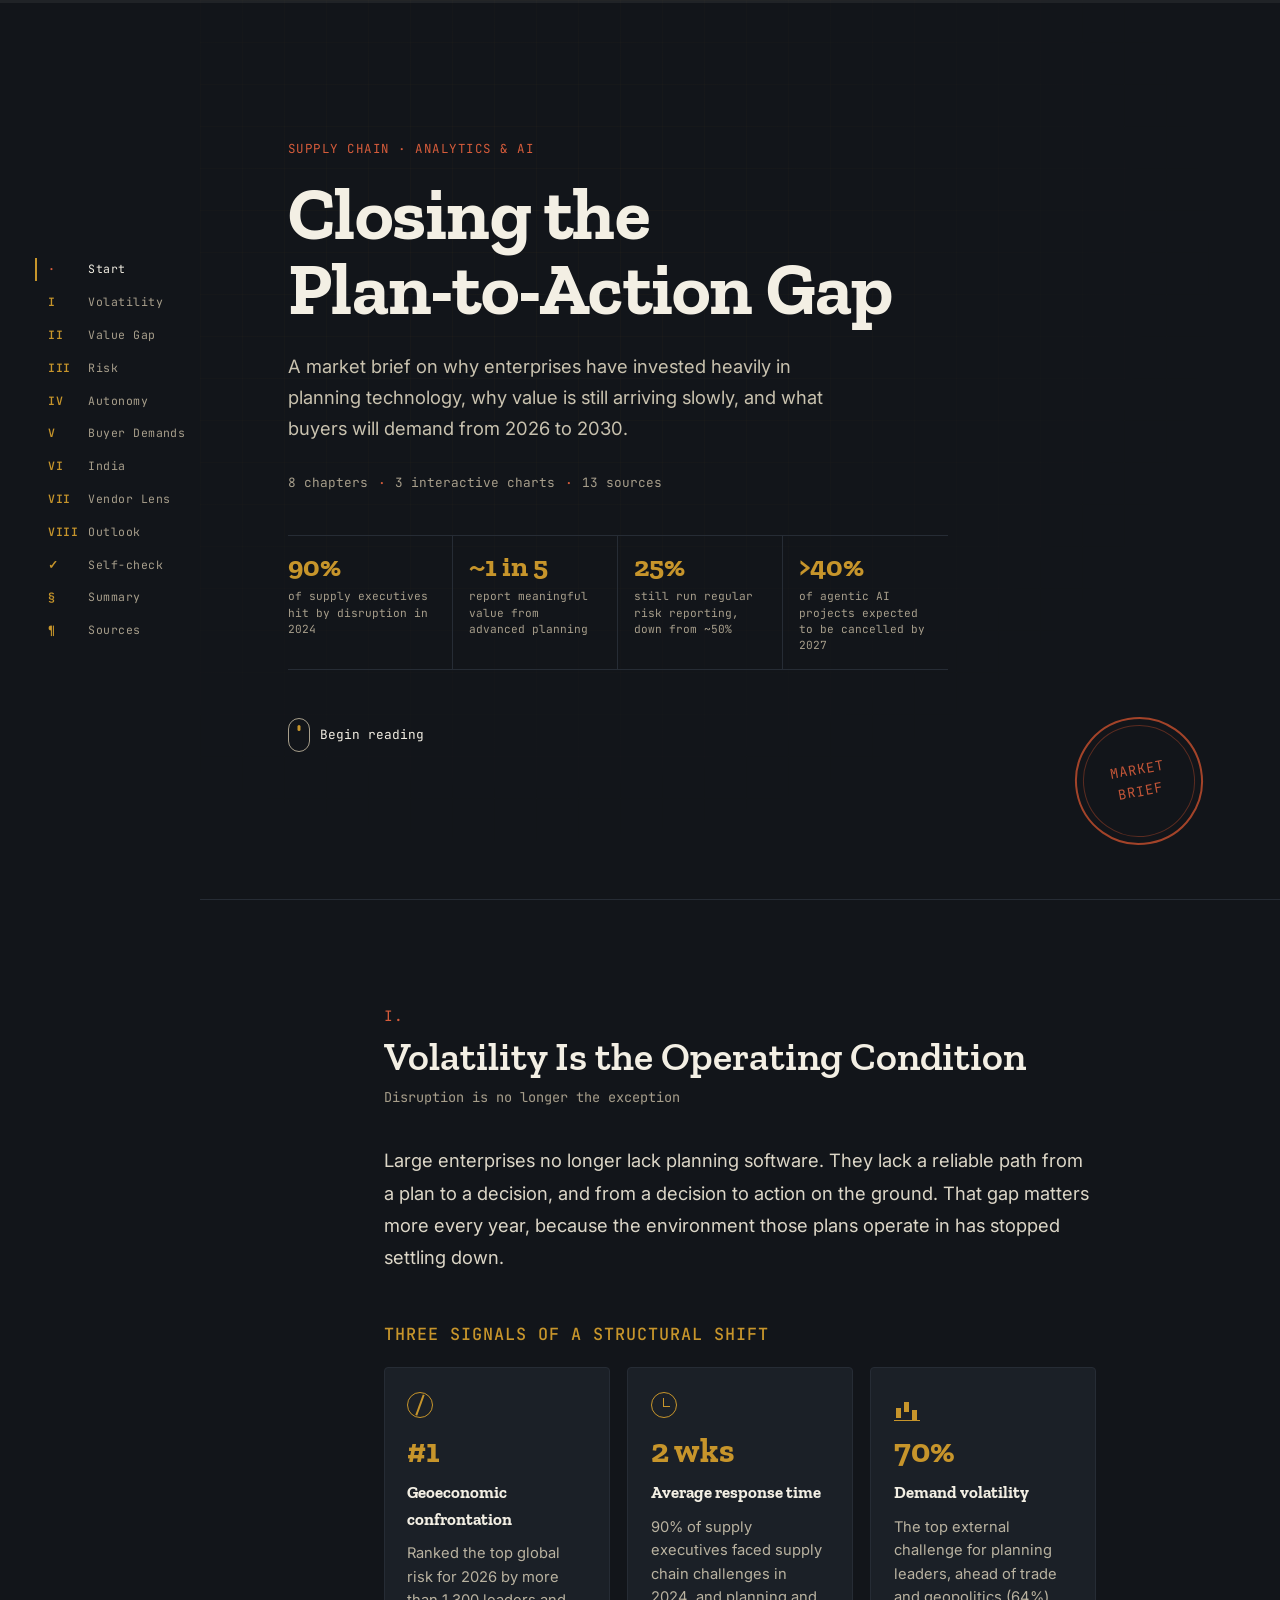
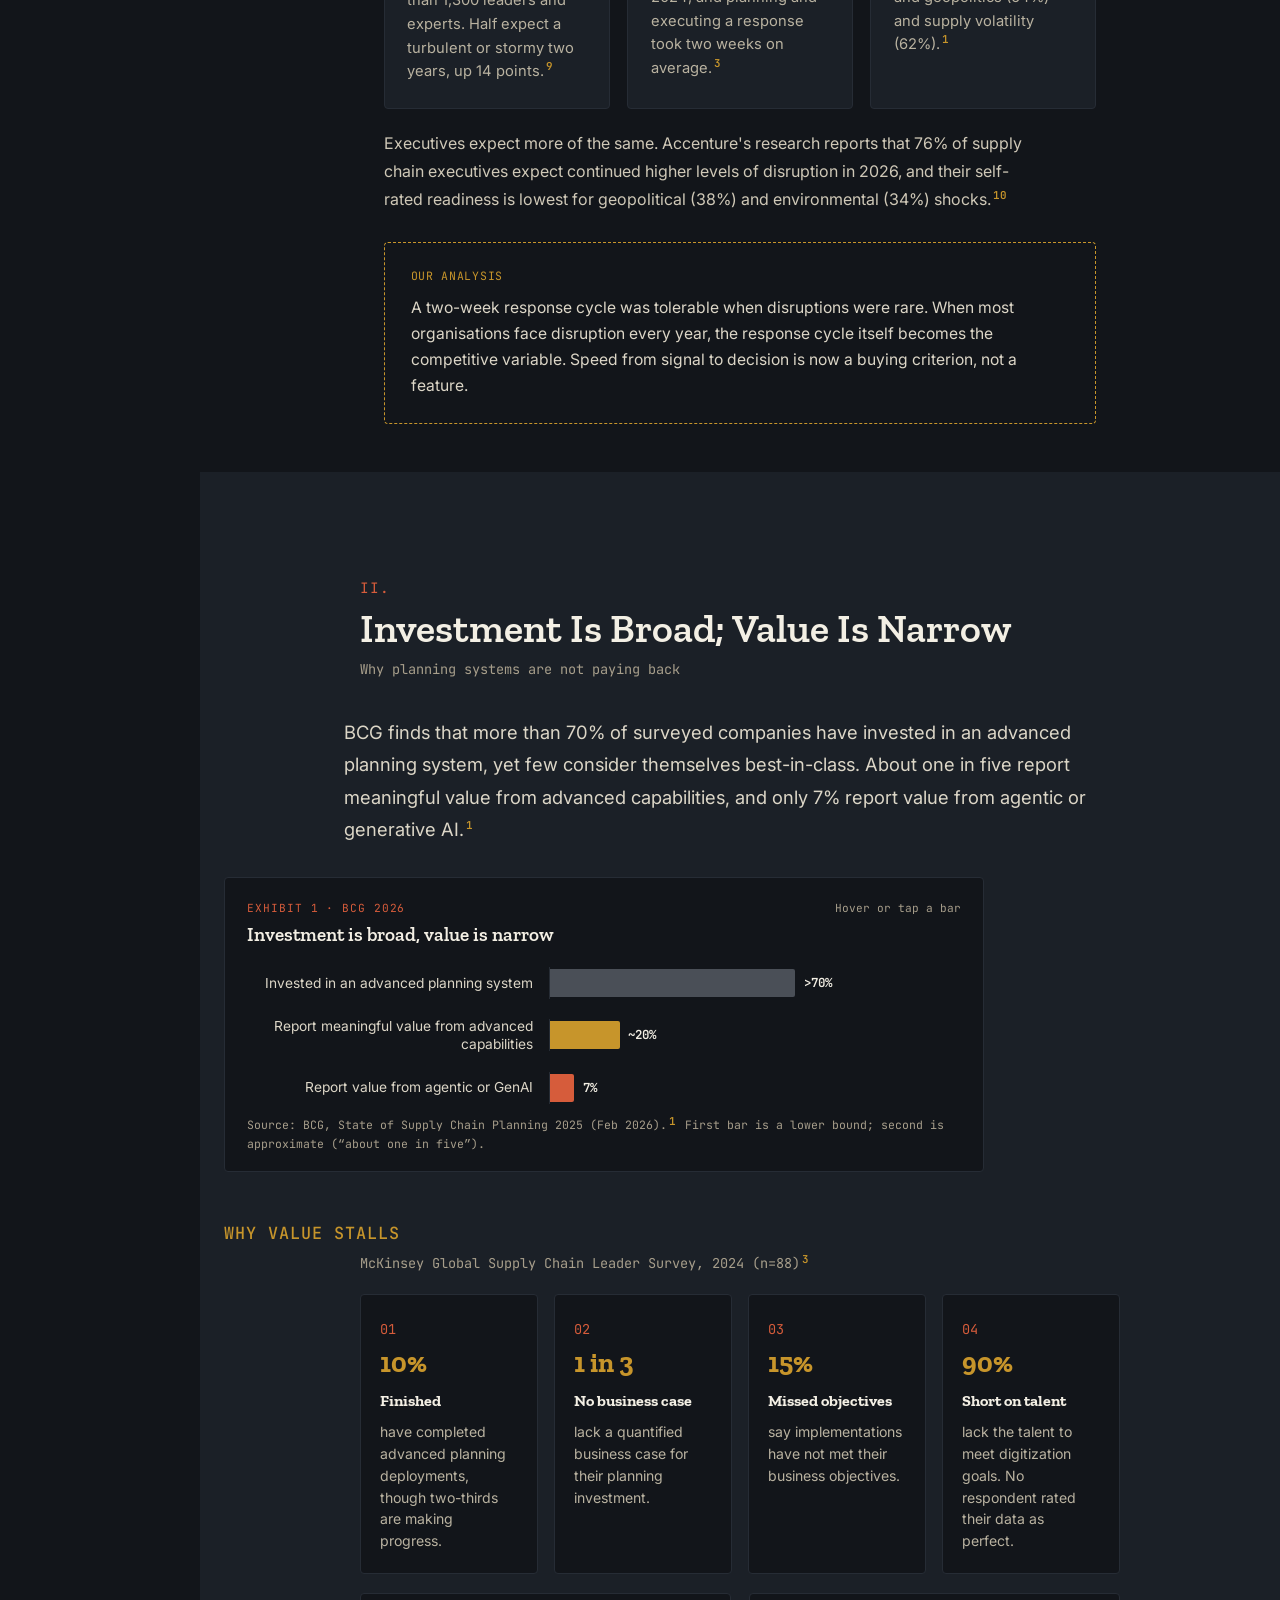
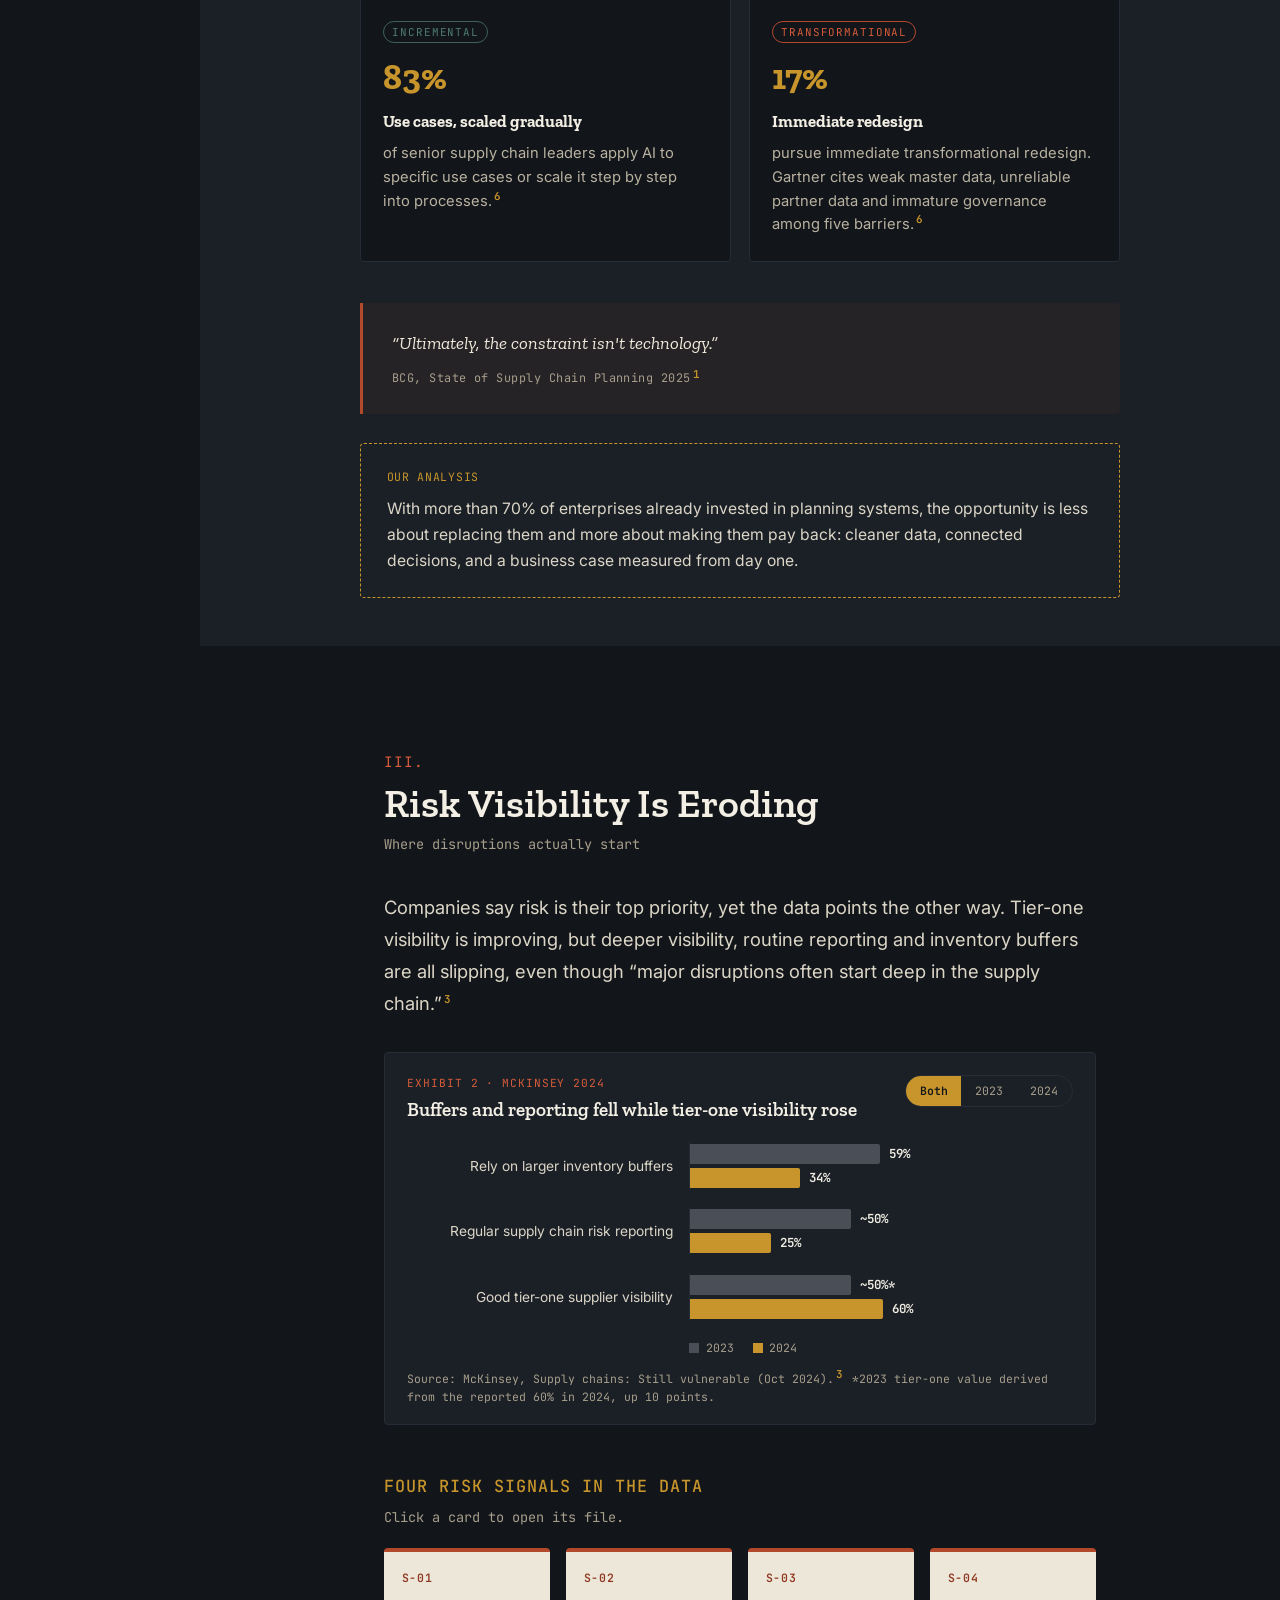
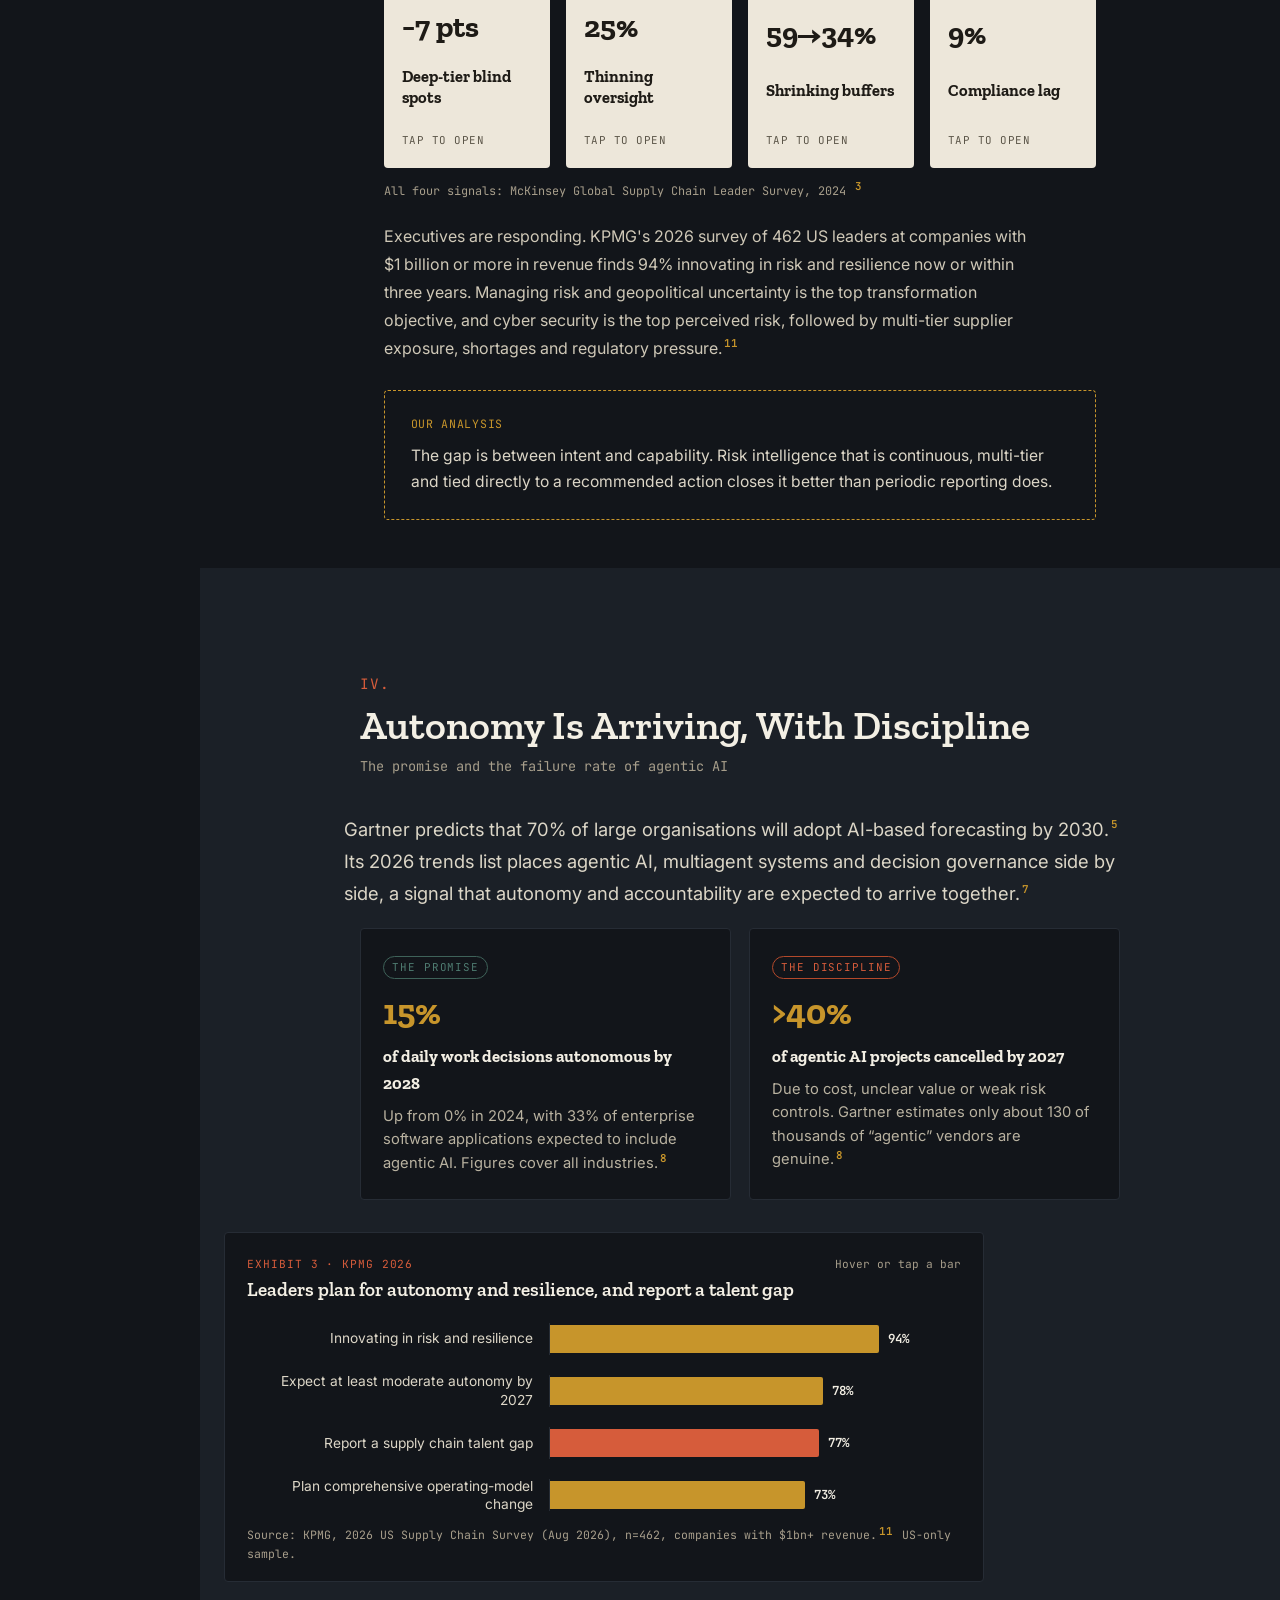
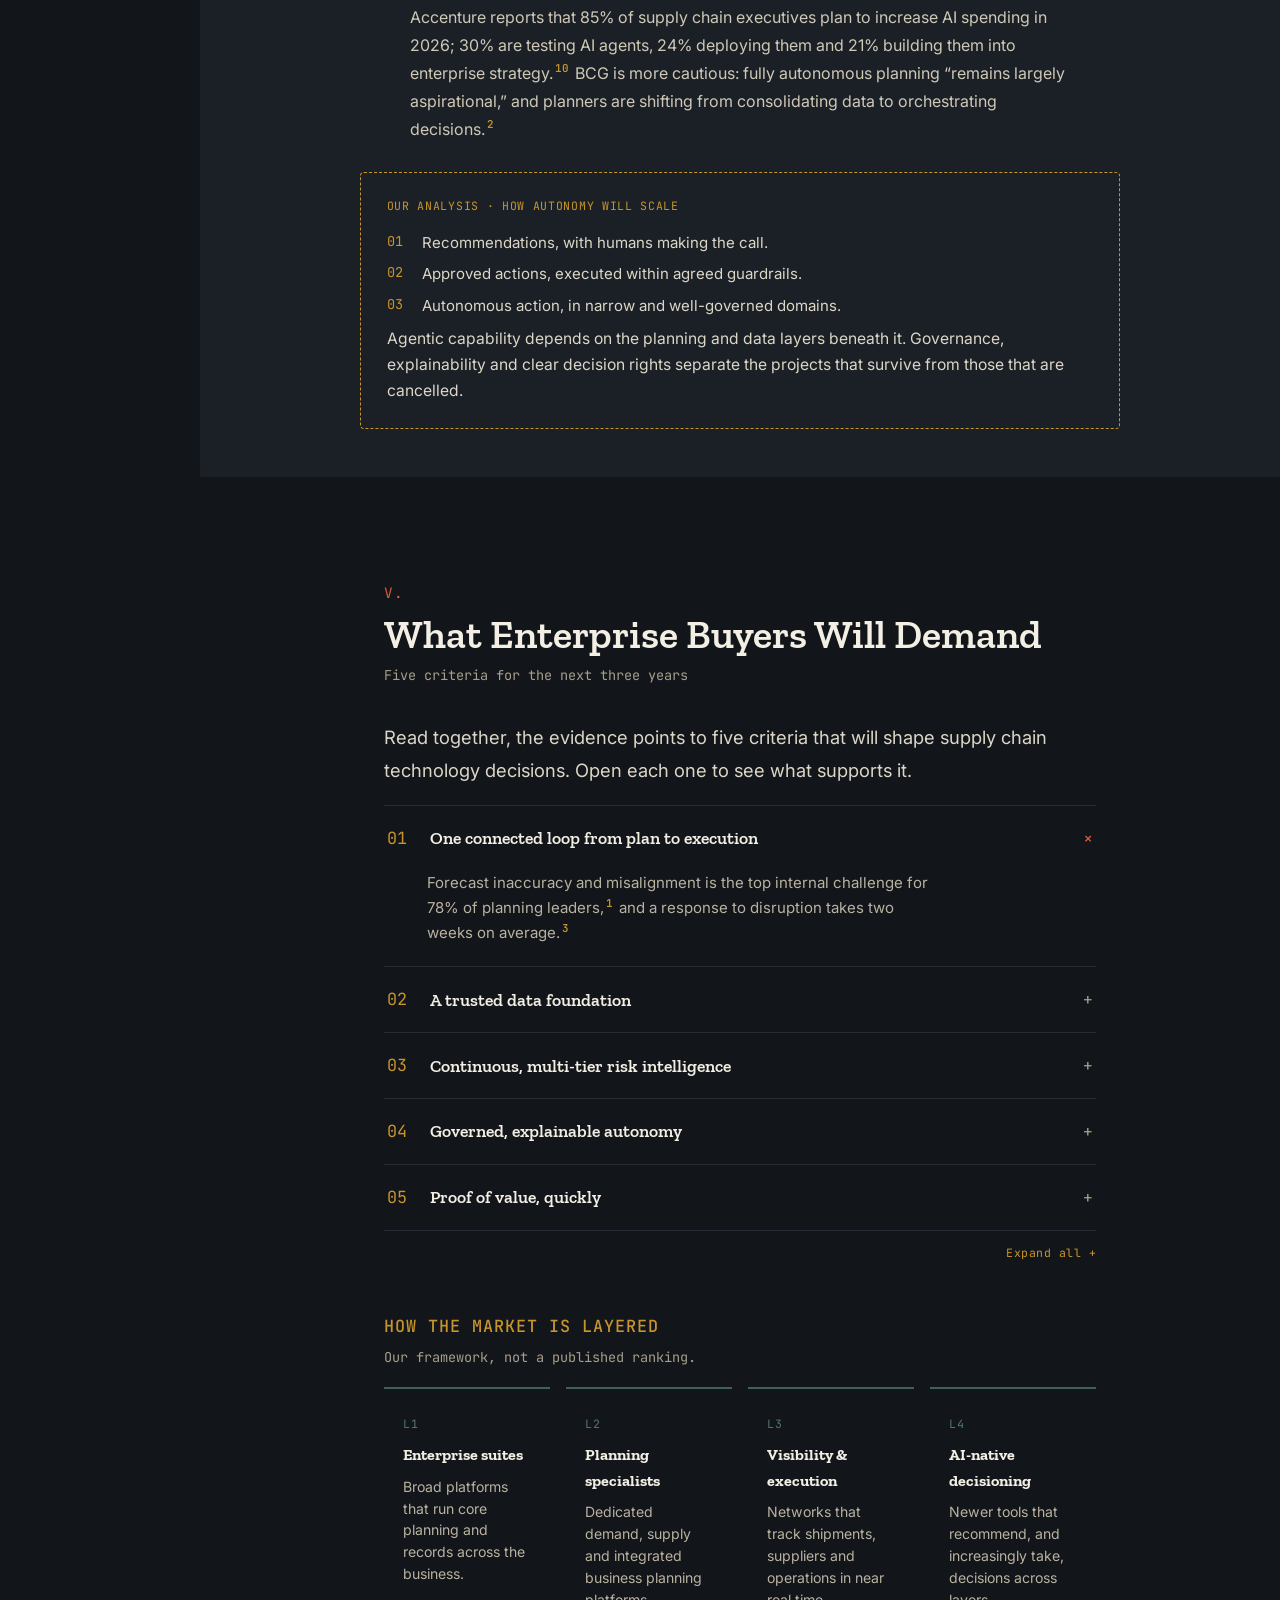
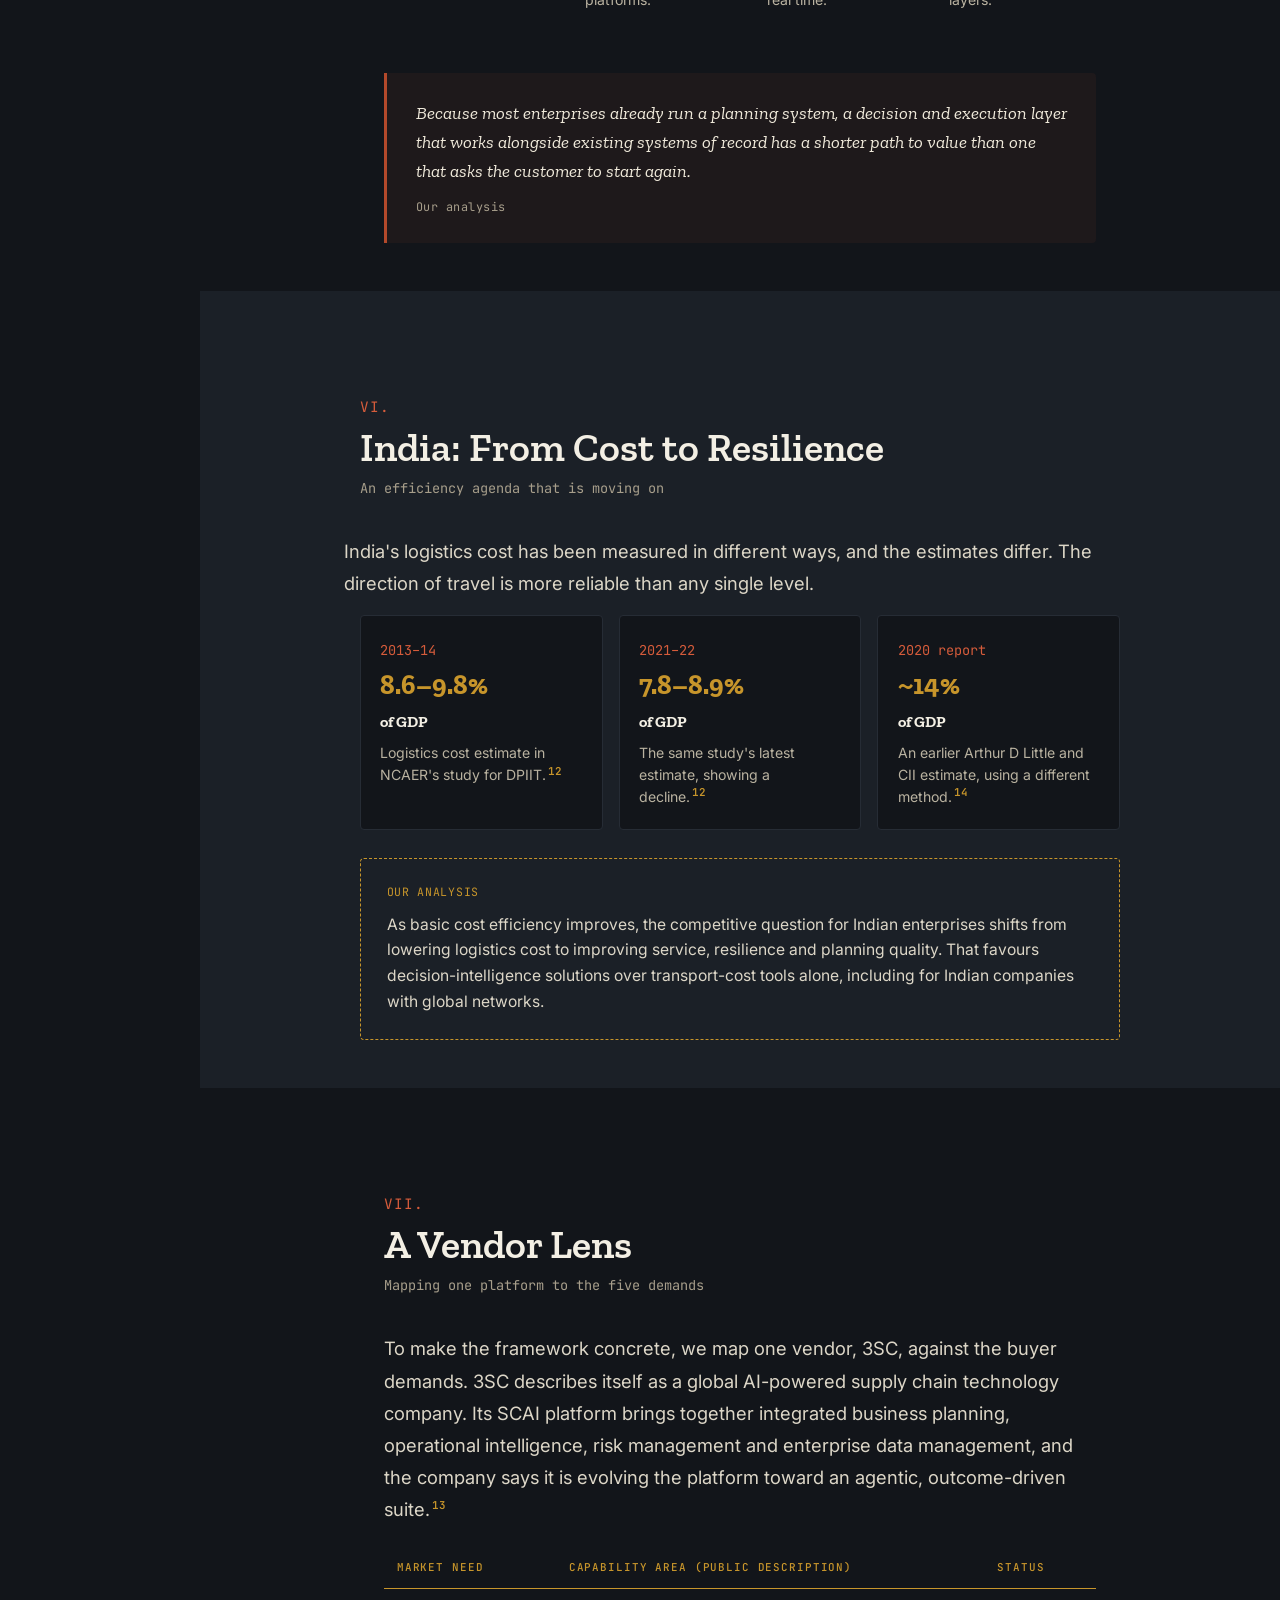
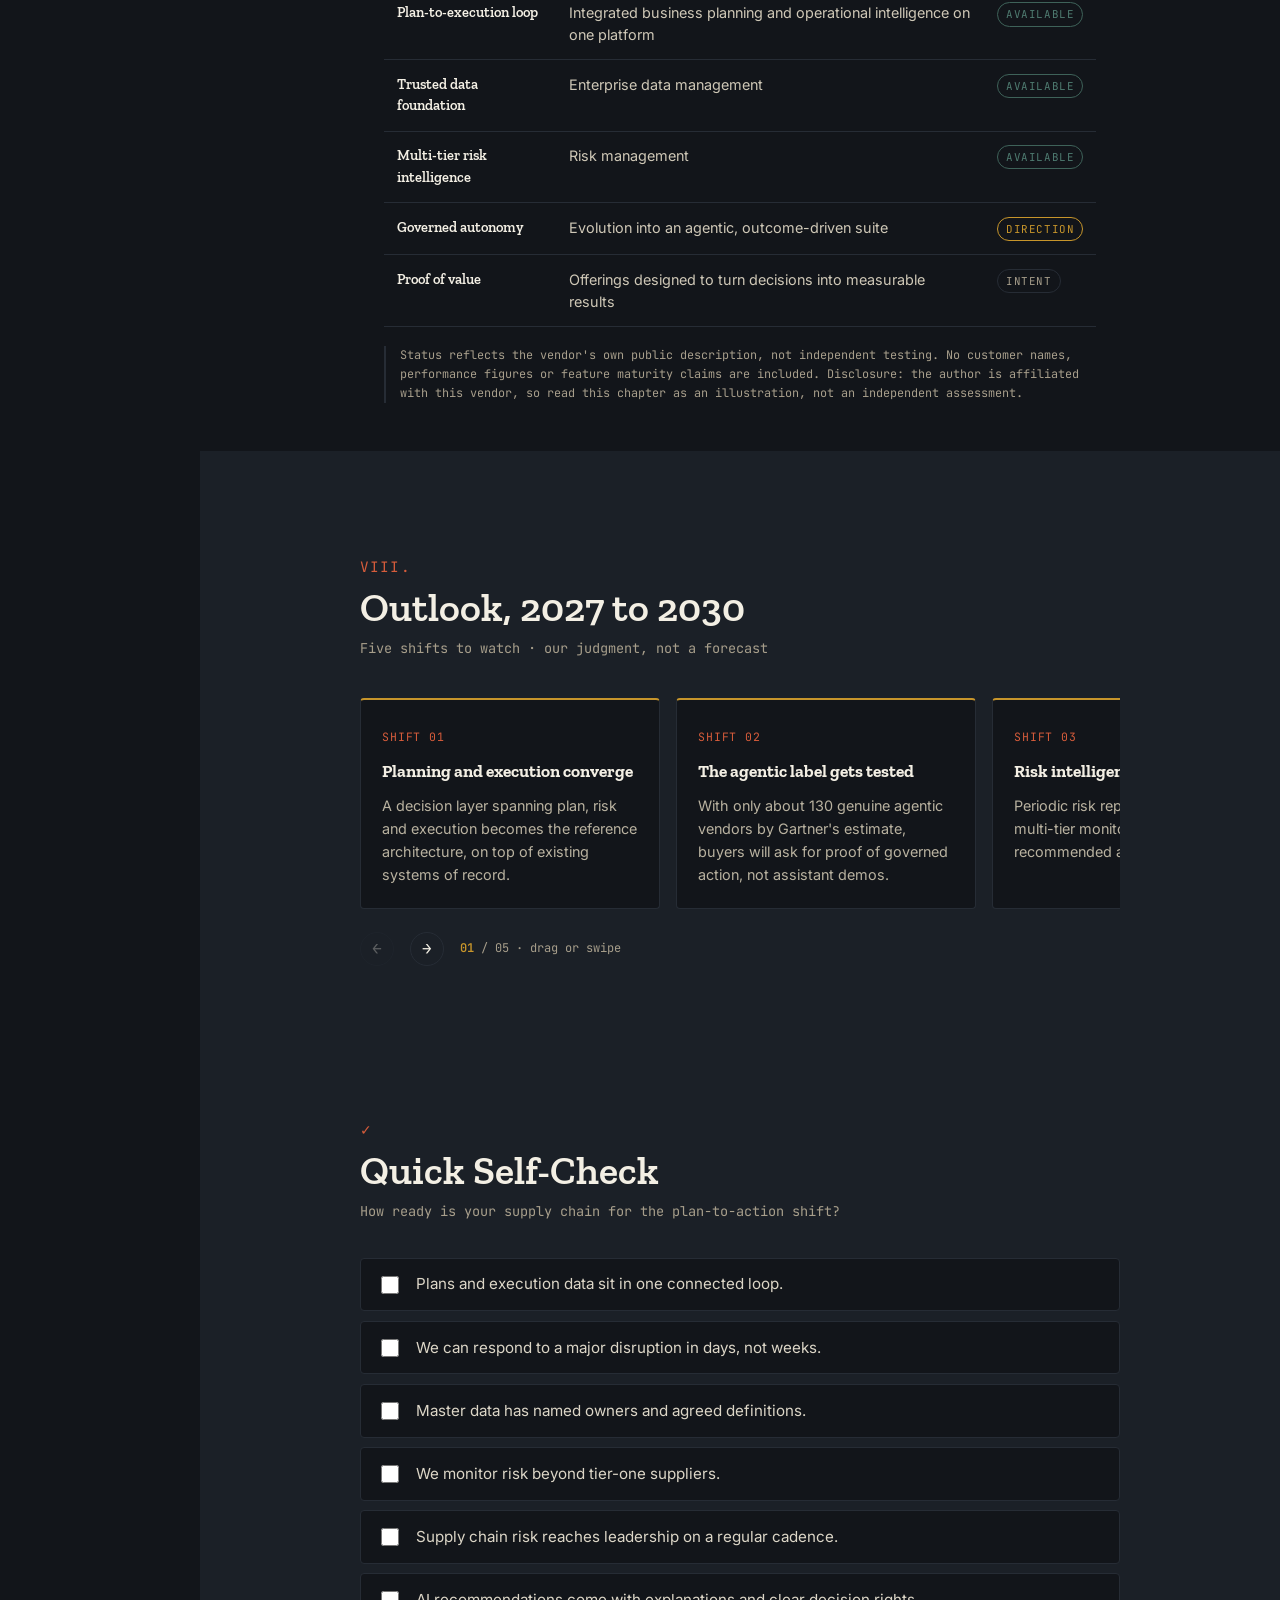
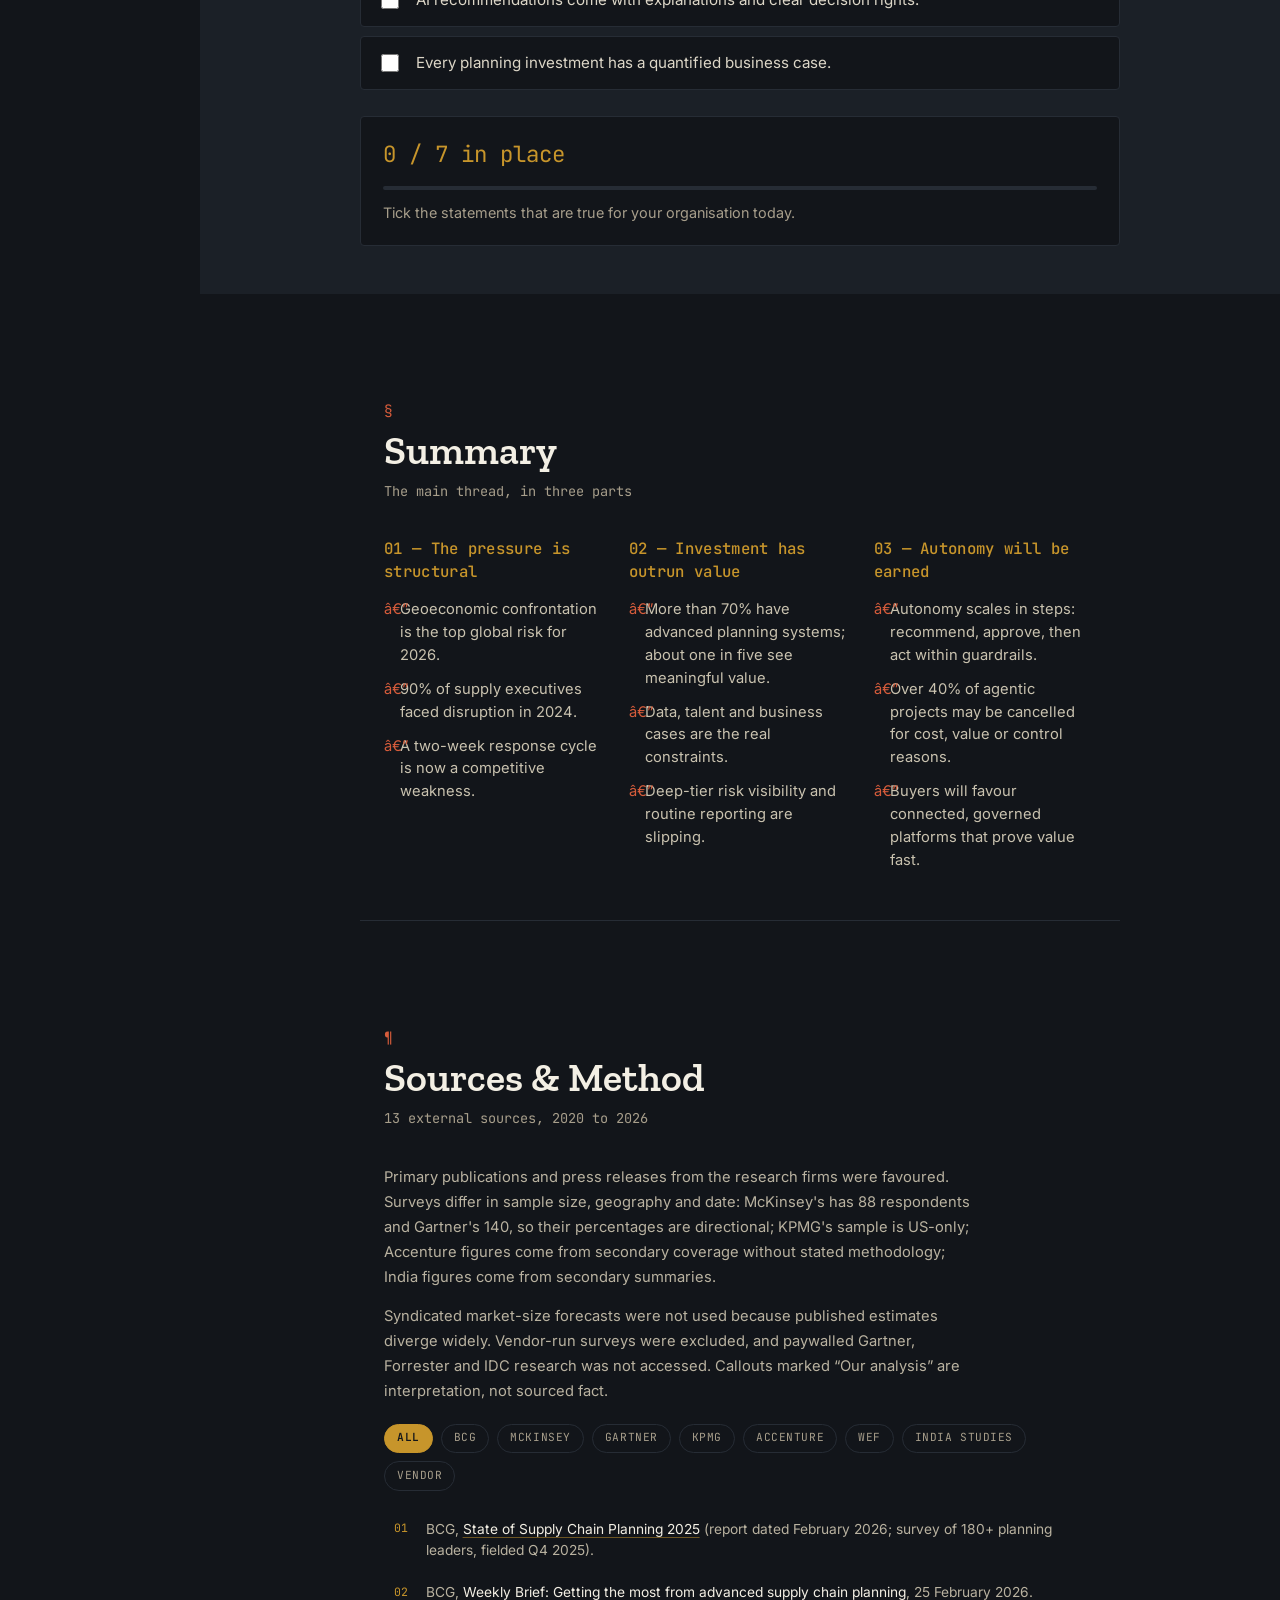
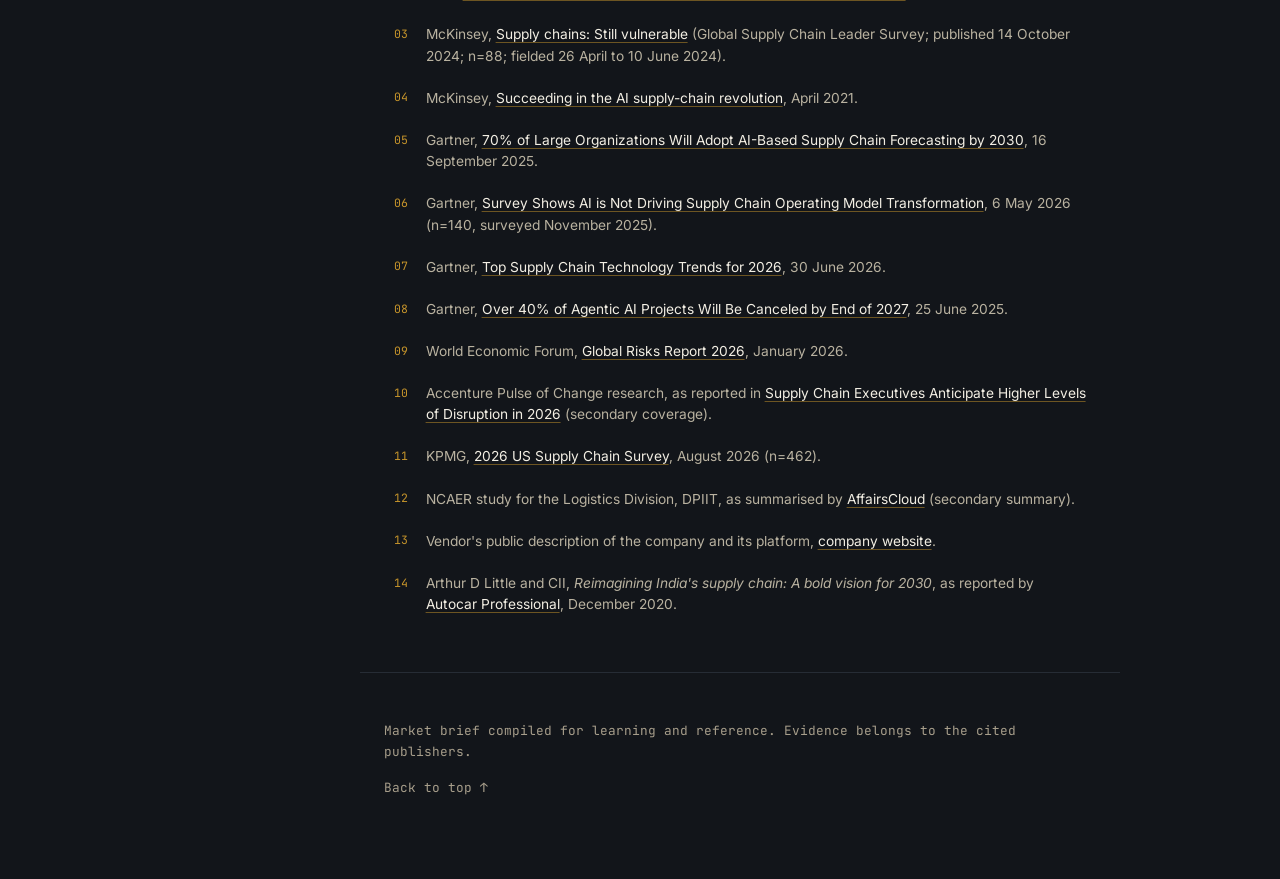
<file: supply-chain-brief/supply-chain-planning-gap/index.html>
<!DOCTYPE html>
<html lang="en">
<head>
<meta charset="UTF-8">
<meta name="viewport" content="width=device-width, initial-scale=1.0">
<title>Closing the Plan-to-Action Gap — A Market Brief</title>
<meta name="description" content="A market brief on supply chain analytics and AI decision-making, 2026 to 2030: volatility, the investment-to-value gap, risk intelligence and governed autonomy.">
<link rel="preconnect" href="https://fonts.googleapis.com">
<link rel="preconnect" href="https://fonts.gstatic.com" crossorigin>
<link href="https://fonts.googleapis.com/css2?family=Zilla+Slab:wght@400;500;600;700&family=Inter:wght@400;500;600;700&family=JetBrains+Mono:wght@400;500;600&display=swap" rel="stylesheet">
<link rel="stylesheet" href="style.css">
</head>
<body>

<div class="progress-track" aria-hidden="true"><div class="progress-fill" id="progressFill"></div></div>
<div class="tip" id="tip" role="tooltip"></div>

<nav class="railnav" id="railnav" aria-label="Section navigation">
  <ol>
    <li><a href="#top" data-target="top"><span class="railnav__num">·</span><span class="railnav__label">Start</span></a></li>
    <li><a href="#ch1" data-target="ch1"><span class="railnav__num">I</span><span class="railnav__label">Volatility</span></a></li>
    <li><a href="#ch2" data-target="ch2"><span class="railnav__num">II</span><span class="railnav__label">Value Gap</span></a></li>
    <li><a href="#ch3" data-target="ch3"><span class="railnav__num">III</span><span class="railnav__label">Risk</span></a></li>
    <li><a href="#ch4" data-target="ch4"><span class="railnav__num">IV</span><span class="railnav__label">Autonomy</span></a></li>
    <li><a href="#ch5" data-target="ch5"><span class="railnav__num">V</span><span class="railnav__label">Buyer Demands</span></a></li>
    <li><a href="#ch6" data-target="ch6"><span class="railnav__num">VI</span><span class="railnav__label">India</span></a></li>
    <li><a href="#ch7" data-target="ch7"><span class="railnav__num">VII</span><span class="railnav__label">Vendor Lens</span></a></li>
    <li><a href="#ch8" data-target="ch8"><span class="railnav__num">VIII</span><span class="railnav__label">Outlook</span></a></li>
    <li><a href="#check" data-target="check"><span class="railnav__num">✓</span><span class="railnav__label">Self-check</span></a></li>
    <li><a href="#summary" data-target="summary"><span class="railnav__num">§</span><span class="railnav__label">Summary</span></a></li>
    <li><a href="#sources" data-target="sources"><span class="railnav__num">¶</span><span class="railnav__label">Sources</span></a></li>
  </ol>
</nav>

<main>

  <!-- HERO -->
  <header class="hero" id="top">
    <div class="hero__grid" aria-hidden="true"></div>
    <div class="hero__inner">
      <p class="eyebrow">Supply Chain · Analytics &amp; AI</p>
      <h1 class="hero__title">Closing the<br>Plan-to-Action Gap</h1>
      <p class="hero__sub">A market brief on why enterprises have invested heavily in planning technology, why value is
        still arriving slowly, and what buyers will demand from 2026 to 2030.</p>
      <div class="hero__meta">
        <span>8 chapters</span><span class="dot">·</span><span>3 interactive charts</span><span class="dot">·</span><span>13 sources</span>
      </div>
      <div class="findings" aria-label="Four headline findings">
        <a class="finding" href="#ch1"><span class="finding__n">90%</span><span class="finding__l">of supply executives hit by disruption in 2024</span></a>
        <a class="finding" href="#ch2"><span class="finding__n">~1 in 5</span><span class="finding__l">report meaningful value from advanced planning</span></a>
        <a class="finding" href="#ch3"><span class="finding__n">25%</span><span class="finding__l">still run regular risk reporting, down from ~50%</span></a>
        <a class="finding" href="#ch4"><span class="finding__n">&gt;40%</span><span class="finding__l">of agentic AI projects expected to be cancelled by 2027</span></a>
      </div>
      <a class="scrollcue" href="#ch1" aria-label="Scroll to first chapter">
        <span></span>Begin reading
      </a>
    </div>
    <div class="stamp" aria-hidden="true">Market<br>Brief</div>
  </header>

  <!-- CHAPTER I -->
  <section class="chapter" id="ch1">
    <div class="chapter__head">
      <span class="chapter__num">I.</span>
      <h2>Volatility Is the Operating Condition</h2>
      <p class="chapter__dek">Disruption is no longer the exception</p>
    </div>

    <p class="lede">Large enterprises no longer lack planning software. They lack a reliable path from a plan to a
      decision, and from a decision to action on the ground. That gap matters more every year, because the
      environment those plans operate in has stopped settling down.</p>

    <h3 class="subhead">Three signals of a structural shift</h3>
    <div class="trend-grid">
      <article class="trend-card">
        <span class="trend-card__icon" data-icon="geo"></span>
        <span class="trend-card__stat">#1</span>
        <h4>Geoeconomic confrontation</h4>
        <p>Ranked the top global risk for 2026 by more than 1,300 leaders and experts. Half expect a turbulent or
          stormy two years, up 14 points.<sup><a href="#r9">9</a></sup></p>
      </article>
      <article class="trend-card">
        <span class="trend-card__icon" data-icon="clock"></span>
        <span class="trend-card__stat">2 wks</span>
        <h4>Average response time</h4>
        <p>90% of supply executives faced supply chain challenges in 2024, and planning and executing a response
          took two weeks on average.<sup><a href="#r3">3</a></sup></p>
      </article>
      <article class="trend-card">
        <span class="trend-card__icon" data-icon="bars"></span>
        <span class="trend-card__stat">70%</span>
        <h4>Demand volatility</h4>
        <p>The top external challenge for planning leaders, ahead of trade and geopolitics (64%) and supply
          volatility (62%).<sup><a href="#r1">1</a></sup></p>
      </article>
    </div>

    <p class="body-p">Executives expect more of the same. Accenture's research reports that 76% of supply chain
      executives expect continued higher levels of disruption in 2026, and their self-rated readiness is lowest for
      geopolitical (38%) and environmental (34%) shocks.<sup><a href="#r10">10</a></sup></p>

    <div class="ai-callout">
      <span class="ai-callout__tag">Our analysis</span>
      <p>A two-week response cycle was tolerable when disruptions were rare. When most organisations face disruption
        every year, the response cycle itself becomes the competitive variable. Speed from signal to decision is now a
        buying criterion, not a feature.</p>
    </div>
  </section>

  <!-- CHAPTER II -->
  <section class="chapter chapter--alt" id="ch2">
    <div class="chapter__head">
      <span class="chapter__num">II.</span>
      <h2>Investment Is Broad; Value Is Narrow</h2>
      <p class="chapter__dek">Why planning systems are not paying back</p>
    </div>

    <p class="lede">BCG finds that more than 70% of surveyed companies have invested in an advanced planning
      system, yet few consider themselves best-in-class. About one in five report meaningful value from advanced
      capabilities, and only 7% report value from agentic or generative AI.<sup><a href="#r1">1</a></sup></p>

    <figure class="chart" id="chartBcg">
      <div class="chart__head">
        <div><span class="chart__tag">Exhibit 1 · BCG 2026</span><div class="chart__title">Investment is broad, value is narrow</div></div>
        <span class="chart__hint">Hover or tap a bar</span>
      </div>
      <div class="hbars" role="group" aria-label="More than 70 percent have invested in advanced planning systems; about 20 percent report meaningful value; 7 percent report value from agentic or generative AI">
        <div class="hb-row"><span class="hb-lab">Invested in an advanced planning system</span><span class="hb-track"><span class="hb-line "><span class="bar bar--muted" style="--p:.70" tabindex="0" role="img" aria-label="More than 70 percent" data-tip="&lt;b&gt;More than 70%&lt;/b&gt; have invested in an advanced planning system. Survey of 180+ planning leaders, Q4 2025."></span><span class="hb-val">&gt;70%</span></span></span></div>
        <div class="hb-row"><span class="hb-lab">Report meaningful value from advanced capabilities</span><span class="hb-track"><span class="hb-line "><span class="bar bar--gold" style="--p:.20" tabindex="0" role="img" aria-label="About 20 percent" data-tip="&lt;b&gt;About one in five&lt;/b&gt; report meaningful value from planning automation, optimization engines or AI."></span><span class="hb-val">~20%</span></span></span></div>
        <div class="hb-row"><span class="hb-lab">Report value from agentic or GenAI</span><span class="hb-track"><span class="hb-line "><span class="bar bar--flag" style="--p:.07" tabindex="0" role="img" aria-label="7 percent" data-tip="&lt;b&gt;7%&lt;/b&gt; report value from agentic or generative AI applications."></span><span class="hb-val">7%</span></span></span></div>
      </div>
      <figcaption>Source: BCG, State of Supply Chain Planning 2025 (Feb 2026).<sup><a href="#r1">1</a></sup> First bar is a lower bound; second is approximate (&ldquo;about one in five&rdquo;).</figcaption>
    </figure>

    <h3 class="subhead">Why value stalls</h3>
    <p class="subhead__note">McKinsey Global Supply Chain Leader Survey, 2024 (n=88)<sup><a href="#r3">3</a></sup></p>
    <div class="benefit-grid">
      <div class="benefit"><span class="benefit__mark">01</span><span class="benefit__stat">10%</span><h4>Finished</h4><p>have completed advanced planning deployments, though two-thirds are making progress.</p></div>
      <div class="benefit"><span class="benefit__mark">02</span><span class="benefit__stat">1 in 3</span><h4>No business case</h4><p>lack a quantified business case for their planning investment.</p></div>
      <div class="benefit"><span class="benefit__mark">03</span><span class="benefit__stat">15%</span><h4>Missed objectives</h4><p>say implementations have not met their business objectives.</p></div>
      <div class="benefit"><span class="benefit__mark">04</span><span class="benefit__stat">90%</span><h4>Short on talent</h4><p>lack the talent to meet digitization goals. No respondent rated their data as perfect.</p></div>
    </div>

    <div class="split-grid">
      <div class="split-card">
        <span class="split-card__tag">Incremental</span>
        <span class="split-card__stat">83%</span>
        <h4>Use cases, scaled gradually</h4>
        <p>of senior supply chain leaders apply AI to specific use cases or scale it step by step into processes.<sup><a href="#r6">6</a></sup></p>
      </div>
      <div class="split-card">
        <span class="split-card__tag split-card__tag--flag">Transformational</span>
        <span class="split-card__stat">17%</span>
        <h4>Immediate redesign</h4>
        <p>pursue immediate transformational redesign. Gartner cites weak master data, unreliable partner data and
          immature governance among five barriers.<sup><a href="#r6">6</a></sup></p>
      </div>
    </div>

    <div class="pull-quote">
      <p>&ldquo;Ultimately, the constraint isn't technology.&rdquo;</p>
      <cite>BCG, State of Supply Chain Planning 2025<sup><a href="#r1">1</a></sup></cite>
    </div>

    <div class="ai-callout">
      <span class="ai-callout__tag">Our analysis</span>
      <p>With more than 70% of enterprises already invested in planning systems, the opportunity is less about
        replacing them and more about making them pay back: cleaner data, connected decisions, and a business case
        measured from day one.</p>
    </div>
  </section>

  <!-- CHAPTER III -->
  <section class="chapter" id="ch3">
    <div class="chapter__head">
      <span class="chapter__num">III.</span>
      <h2>Risk Visibility Is Eroding</h2>
      <p class="chapter__dek">Where disruptions actually start</p>
    </div>

    <p class="lede">Companies say risk is their top priority, yet the data points the other way. Tier-one visibility
      is improving, but deeper visibility, routine reporting and inventory buffers are all slipping, even though
      &ldquo;major disruptions often start deep in the supply chain.&rdquo;<sup><a href="#r3">3</a></sup></p>

    <figure class="chart" id="chartMck">
      <div class="chart__head">
        <div><span class="chart__tag">Exhibit 2 · McKinsey 2024</span><div class="chart__title">Buffers and reporting fell while tier-one visibility rose</div></div>
        <div class="seg" role="group" aria-label="Focus a year">
          <button type="button" data-year="all" aria-pressed="true">Both</button>
          <button type="button" data-year="2023" aria-pressed="false">2023</button>
          <button type="button" data-year="2024" aria-pressed="false">2024</button>
        </div>
      </div>
      <div class="hbars hbars--grouped" id="mckSvg" data-focus="all" role="group" aria-label="2023 versus 2024: reliance on larger inventory buffers fell from 59 to 34 percent; regular risk reporting fell from about 50 to 25 percent; tier-one supplier visibility rose from about 50 to 60 percent">
        <div class="hb-row"><span class="hb-lab">Rely on larger inventory buffers</span><span class="hb-track"><span class="hb-line y23"><span class="bar bar--muted" style="--p:.59" tabindex="0" role="img" aria-label="2023: 59 percent" data-tip="&lt;b&gt;2023: 59%&lt;/b&gt; relied on larger inventory buffers to manage disruption."></span><span class="hb-val">59%</span></span><span class="hb-line y24"><span class="bar bar--gold" style="--p:.34" tabindex="0" role="img" aria-label="2024: 34 percent" data-tip="&lt;b&gt;2024: 34%&lt;/b&gt;. 47% plan to hold inventory at current levels; 46% expect to reduce or eliminate risk buffers."></span><span class="hb-val">34%</span></span></span></div>
        <div class="hb-row"><span class="hb-lab">Regular supply chain risk reporting</span><span class="hb-track"><span class="hb-line y23"><span class="bar bar--muted" style="--p:.50" tabindex="0" role="img" aria-label="2023: nearly 50 percent" data-tip="&lt;b&gt;2023: nearly 50%&lt;/b&gt; reported regular supply chain risk reporting."></span><span class="hb-val">~50%</span></span><span class="hb-line y24"><span class="bar bar--gold" style="--p:.25" tabindex="0" role="img" aria-label="2024: 25 percent" data-tip="&lt;b&gt;2024: 25%&lt;/b&gt;. Only 25% have formal processes for board-level supply chain discussions."></span><span class="hb-val">25%</span></span></span></div>
        <div class="hb-row"><span class="hb-lab">Good tier-one supplier visibility</span><span class="hb-track"><span class="hb-line y23"><span class="bar bar--muted" style="--p:.50" tabindex="0" role="img" aria-label="2023: about 50 percent" data-tip="&lt;b&gt;2023: about 50%&lt;/b&gt; (derived: 60% in 2024 was reported as up 10 points)."></span><span class="hb-val">~50%*</span></span><span class="hb-line y24"><span class="bar bar--gold" style="--p:.60" tabindex="0" role="img" aria-label="2024: 60 percent" data-tip="&lt;b&gt;2024: 60%&lt;/b&gt;, up 10 points for a second year. Tier-two and tier-three visibility fell 7 points."></span><span class="hb-val">60%</span></span></span></div>
        <div class="hb-legend"><span><i class="sw sw--muted"></i>2023</span><span><i class="sw sw--gold"></i>2024</span></div>
      </div>
      <figcaption>Source: McKinsey, Supply chains: Still vulnerable (Oct 2024).<sup><a href="#r3">3</a></sup> *2023 tier-one value derived from the reported 60% in 2024, up 10 points.</figcaption>
    </figure>

    <h3 class="subhead">Four risk signals in the data</h3>
    <p class="subhead__note">Click a card to open its file.</p>
    <div class="risk-grid" id="riskGrid"><!-- populated by script.js --></div>
    <p class="src-note">All four signals: McKinsey Global Supply Chain Leader Survey, 2024 <sup><a href="#r3">3</a></sup></p>

    <p class="body-p">Executives are responding. KPMG's 2026 survey of 462 US leaders at companies with $1 billion or
      more in revenue finds 94% innovating in risk and resilience now or within three years. Managing risk and
      geopolitical uncertainty is the top transformation objective, and cyber security is the top perceived risk,
      followed by multi-tier supplier exposure, shortages and regulatory pressure.<sup><a href="#r11">11</a></sup></p>

    <div class="ai-callout">
      <span class="ai-callout__tag">Our analysis</span>
      <p>The gap is between intent and capability. Risk intelligence that is continuous, multi-tier and tied directly
        to a recommended action closes it better than periodic reporting does.</p>
    </div>
  </section>

  <!-- CHAPTER IV -->
  <section class="chapter chapter--alt" id="ch4">
    <div class="chapter__head">
      <span class="chapter__num">IV.</span>
      <h2>Autonomy Is Arriving, With Discipline</h2>
      <p class="chapter__dek">The promise and the failure rate of agentic AI</p>
    </div>

    <p class="lede">Gartner predicts that 70% of large organisations will adopt AI-based forecasting by 2030.<sup><a href="#r5">5</a></sup>
      Its 2026 trends list places agentic AI, multiagent systems and decision governance side by side, a signal that
      autonomy and accountability are expected to arrive together.<sup><a href="#r7">7</a></sup></p>

    <div class="split-grid">
      <div class="split-card">
        <span class="split-card__tag">The promise</span>
        <span class="split-card__stat">15%</span>
        <h4>of daily work decisions autonomous by 2028</h4>
        <p>Up from 0% in 2024, with 33% of enterprise software applications expected to include agentic AI. Figures
          cover all industries.<sup><a href="#r8">8</a></sup></p>
      </div>
      <div class="split-card">
        <span class="split-card__tag split-card__tag--flag">The discipline</span>
        <span class="split-card__stat">&gt;40%</span>
        <h4>of agentic AI projects cancelled by 2027</h4>
        <p>Due to cost, unclear value or weak risk controls. Gartner estimates only about 130 of thousands of
          &ldquo;agentic&rdquo; vendors are genuine.<sup><a href="#r8">8</a></sup></p>
      </div>
    </div>

    <figure class="chart" id="chartKpmg">
      <div class="chart__head">
        <div><span class="chart__tag">Exhibit 3 · KPMG 2026</span><div class="chart__title">Leaders plan for autonomy and resilience, and report a talent gap</div></div>
        <span class="chart__hint">Hover or tap a bar</span>
      </div>
      <div class="hbars" role="group" aria-label="Large US supply chain leaders: 94 percent innovating in risk and resilience; 78 percent expect at least moderate autonomy by 2027; 77 percent report a talent gap; 73 percent plan comprehensive operating model change">
        <div class="hb-row"><span class="hb-lab">Innovating in risk and resilience</span><span class="hb-track"><span class="hb-line "><span class="bar bar--gold" style="--p:.94" tabindex="0" role="img" aria-label="94 percent" data-tip="&lt;b&gt;94%&lt;/b&gt; innovating in risk management and resilience now or within three years."></span><span class="hb-val">94%</span></span></span></div>
        <div class="hb-row"><span class="hb-lab">Expect at least moderate autonomy by 2027</span><span class="hb-track"><span class="hb-line "><span class="bar bar--gold" style="--p:.78" tabindex="0" role="img" aria-label="78 percent" data-tip="&lt;b&gt;78%&lt;/b&gt; plan to reach at least moderate supply chain autonomy by 2027. Consumer and retail: 92%."></span><span class="hb-val">78%</span></span></span></div>
        <div class="hb-row"><span class="hb-lab">Report a supply chain talent gap</span><span class="hb-track"><span class="hb-line "><span class="bar bar--flag" style="--p:.77" tabindex="0" role="img" aria-label="77 percent" data-tip="&lt;b&gt;77%&lt;/b&gt; report a talent gap in procurement and supply chain. About 7 in 10 expect AI to transform the workforce."></span><span class="hb-val">77%</span></span></span></div>
        <div class="hb-row"><span class="hb-lab">Plan comprehensive operating-model change</span><span class="hb-track"><span class="hb-line "><span class="bar bar--gold" style="--p:.73" tabindex="0" role="img" aria-label="73 percent" data-tip="&lt;b&gt;73%&lt;/b&gt; plan a comprehensive operating-model transformation within three years."></span><span class="hb-val">73%</span></span></span></div>
      </div>
      <figcaption>Source: KPMG, 2026 US Supply Chain Survey (Aug 2026), n=462, companies with $1bn+ revenue.<sup><a href="#r11">11</a></sup> US-only sample.</figcaption>
    </figure>

    <p class="body-p">Accenture reports that 85% of supply chain executives plan to increase AI spending in 2026; 30%
      are testing AI agents, 24% deploying them and 21% building them into enterprise strategy.<sup><a href="#r10">10</a></sup>
      BCG is more cautious: fully autonomous planning &ldquo;remains largely aspirational,&rdquo; and planners are shifting
      from consolidating data to orchestrating decisions.<sup><a href="#r2">2</a></sup></p>

    <div class="ai-callout">
      <span class="ai-callout__tag">Our analysis · How autonomy will scale</span>
      <ol class="ladder">
        <li>Recommendations, with humans making the call.</li>
        <li>Approved actions, executed within agreed guardrails.</li>
        <li>Autonomous action, in narrow and well-governed domains.</li>
      </ol>
      <p>Agentic capability depends on the planning and data layers beneath it. Governance, explainability and clear
        decision rights separate the projects that survive from those that are cancelled.</p>
    </div>
  </section>

  <!-- CHAPTER V -->
  <section class="chapter" id="ch5">
    <div class="chapter__head">
      <span class="chapter__num">V.</span>
      <h2>What Enterprise Buyers Will Demand</h2>
      <p class="chapter__dek">Five criteria for the next three years</p>
    </div>

    <p class="lede">Read together, the evidence points to five criteria that will shape supply chain technology
      decisions. Open each one to see what supports it.</p>

    <div class="steps" id="stepsList"><!-- populated by script.js --></div>
    <div class="steps__tools"><button class="linkbtn" id="toggleSteps" type="button">Expand all +</button></div>

    <h3 class="subhead">How the market is layered</h3>
    <p class="subhead__note">Our framework, not a published ranking.</p>
    <div class="pillar-grid">
      <div class="pillar"><span class="pillar__num">L1</span><h4>Enterprise suites</h4><p>Broad platforms that run core planning and records across the business.</p></div>
      <div class="pillar"><span class="pillar__num">L2</span><h4>Planning specialists</h4><p>Dedicated demand, supply and integrated business planning platforms.</p></div>
      <div class="pillar"><span class="pillar__num">L3</span><h4>Visibility &amp; execution</h4><p>Networks that track shipments, suppliers and operations in near real time.</p></div>
      <div class="pillar"><span class="pillar__num">L4</span><h4>AI-native decisioning</h4><p>Newer tools that recommend, and increasingly take, decisions across layers.</p></div>
    </div>

    <div class="pull-quote">
      <p>Because most enterprises already run a planning system, a decision and execution layer that works alongside
        existing systems of record has a shorter path to value than one that asks the customer to start again.</p>
      <cite>Our analysis</cite>
    </div>
  </section>

  <!-- CHAPTER VI -->
  <section class="chapter chapter--alt" id="ch6">
    <div class="chapter__head">
      <span class="chapter__num">VI.</span>
      <h2>India: From Cost to Resilience</h2>
      <p class="chapter__dek">An efficiency agenda that is moving on</p>
    </div>

    <p class="lede">India's logistics cost has been measured in different ways, and the estimates differ. The direction
      of travel is more reliable than any single level.</p>

    <div class="benefit-grid benefit-grid--3">
      <div class="benefit"><span class="benefit__mark">2013–14</span><span class="benefit__stat">8.6–9.8%</span><h4>of GDP</h4><p>Logistics cost estimate in NCAER's study for DPIIT.<sup><a href="#r12">12</a></sup></p></div>
      <div class="benefit"><span class="benefit__mark">2021–22</span><span class="benefit__stat">7.8–8.9%</span><h4>of GDP</h4><p>The same study's latest estimate, showing a decline.<sup><a href="#r12">12</a></sup></p></div>
      <div class="benefit"><span class="benefit__mark">2020 report</span><span class="benefit__stat">~14%</span><h4>of GDP</h4><p>An earlier Arthur D Little and CII estimate, using a different method.<sup><a href="#r14">14</a></sup></p></div>
    </div>

    <div class="ai-callout">
      <span class="ai-callout__tag">Our analysis</span>
      <p>As basic cost efficiency improves, the competitive question for Indian enterprises shifts from lowering
        logistics cost to improving service, resilience and planning quality. That favours decision-intelligence
        solutions over transport-cost tools alone, including for Indian companies with global networks.</p>
    </div>
  </section>

  <!-- CHAPTER VII -->
  <section class="chapter" id="ch7">
    <div class="chapter__head">
      <span class="chapter__num">VII.</span>
      <h2>A Vendor Lens</h2>
      <p class="chapter__dek">Mapping one platform to the five demands</p>
    </div>

    <p class="lede">To make the framework concrete, we map one vendor, 3SC, against the buyer demands. 3SC describes
      itself as a global AI-powered supply chain technology company. Its SCAI platform brings together integrated
      business planning, operational intelligence, risk management and enterprise data management, and the company
      says it is evolving the platform toward an agentic, outcome-driven suite.<sup><a href="#r13">13</a></sup></p>

    <div class="table-wrap">
      <table class="ledger">
        <thead><tr><th>Market need</th><th>Capability area (public description)</th><th>Status</th></tr></thead>
        <tbody>
          <tr><td>Plan-to-execution loop</td><td>Integrated business planning and operational intelligence on one platform</td><td><span class="status status--ok">Available</span></td></tr>
          <tr><td>Trusted data foundation</td><td>Enterprise data management</td><td><span class="status status--ok">Available</span></td></tr>
          <tr><td>Multi-tier risk intelligence</td><td>Risk management</td><td><span class="status status--ok">Available</span></td></tr>
          <tr><td>Governed autonomy</td><td>Evolution into an agentic, outcome-driven suite</td><td><span class="status status--dir">Direction</span></td></tr>
          <tr><td>Proof of value</td><td>Offerings designed to turn decisions into measurable results</td><td><span class="status status--intent">Intent</span></td></tr>
        </tbody>
      </table>
    </div>
    <p class="disclosure">Status reflects the vendor's own public description, not independent testing. No customer
      names, performance figures or feature maturity claims are included. Disclosure: the author is affiliated with
      this vendor, so read this chapter as an illustration, not an independent assessment.</p>
  </section>

  <!-- CHAPTER VIII -->
  <section class="chapter chapter--alt" id="ch8">
    <div class="chapter__head">
      <span class="chapter__num">VIII.</span>
      <h2>Outlook, 2027 to 2030</h2>
      <p class="chapter__dek">Five shifts to watch · our judgment, not a forecast</p>
    </div>

    <div class="carousel" id="outlook">
      <div class="track" tabindex="0" aria-label="Five shifts. Swipe, drag or use arrow keys.">
        <article class="shift"><span class="shift__num">SHIFT 01</span><h4>Planning and execution converge</h4><p>A decision layer spanning plan, risk and execution becomes the reference architecture, on top of existing systems of record.</p></article>
        <article class="shift"><span class="shift__num">SHIFT 02</span><h4>The agentic label gets tested</h4><p>With only about 130 genuine agentic vendors by Gartner's estimate, buyers will ask for proof of governed action, not assistant demos.</p></article>
        <article class="shift"><span class="shift__num">SHIFT 03</span><h4>Risk intelligence goes continuous</h4><p>Periodic risk reporting gives way to multi-tier monitoring linked to recommended actions.</p></article>
        <article class="shift"><span class="shift__num">SHIFT 04</span><h4>Value proof becomes a gate</h4><p>Quantified business cases and time to first value move from sales claim to contract condition.</p></article>
        <article class="shift"><span class="shift__num">SHIFT 05</span><h4>Planners orchestrate decisions</h4><p>Talent gaps of 77% to 90% across surveys make augmentation a necessity rather than an option.</p></article>
      </div>
      <div class="carousel__ctrl">
        <button class="carousel__btn" id="prevShift" type="button" aria-label="Previous shift">←</button>
        <button class="carousel__btn" id="nextShift" type="button" aria-label="Next shift">→</button>
        <span class="carousel__count"><b id="shiftNow">01</b> / 05 · drag or swipe</span>
      </div>
    </div>
  </section>

  <!-- SELF CHECK -->
  <section class="checksection" id="check">
    <div class="chapter__head">
      <span class="chapter__num">✓</span>
      <h2>Quick Self-Check</h2>
      <p class="chapter__dek">How ready is your supply chain for the plan-to-action shift?</p>
    </div>
    <div class="checklist" id="checklist"><!-- populated by script.js --></div>
    <div class="checklist__result" aria-live="polite">
      <span class="checklist__count"><span id="checkCount">0</span> / 7 in place</span>
      <div class="meter" aria-hidden="true"><div class="meter__fill" id="checkMeter"></div></div>
      <p id="checkMessage">Tick the statements that are true for your organisation today.</p>
    </div>
  </section>

  <!-- SUMMARY -->
  <section class="summary" id="summary">
    <div class="chapter__head">
      <span class="chapter__num">§</span>
      <h2>Summary</h2>
      <p class="chapter__dek">The main thread, in three parts</p>
    </div>
    <div class="summary-grid">
      <div class="summary-block">
        <h4>01 — The pressure is structural</h4>
        <ul>
          <li>Geoeconomic confrontation is the top global risk for 2026.</li>
          <li>90% of supply executives faced disruption in 2024.</li>
          <li>A two-week response cycle is now a competitive weakness.</li>
        </ul>
      </div>
      <div class="summary-block">
        <h4>02 — Investment has outrun value</h4>
        <ul>
          <li>More than 70% have advanced planning systems; about one in five see meaningful value.</li>
          <li>Data, talent and business cases are the real constraints.</li>
          <li>Deep-tier risk visibility and routine reporting are slipping.</li>
        </ul>
      </div>
      <div class="summary-block">
        <h4>03 — Autonomy will be earned</h4>
        <ul>
          <li>Autonomy scales in steps: recommend, approve, then act within guardrails.</li>
          <li>Over 40% of agentic projects may be cancelled for cost, value or control reasons.</li>
          <li>Buyers will favour connected, governed platforms that prove value fast.</li>
        </ul>
      </div>
    </div>
  </section>

  <!-- SOURCES -->
  <section class="summary sources" id="sources">
    <div class="chapter__head">
      <span class="chapter__num">¶</span>
      <h2>Sources &amp; Method</h2>
      <p class="chapter__dek">13 external sources, 2020 to 2026</p>
    </div>
    <div class="method">
      <p>Primary publications and press releases from the research firms were favoured. Surveys differ in sample
        size, geography and date: McKinsey's has 88 respondents and Gartner's 140, so their percentages are
        directional; KPMG's sample is US-only; Accenture figures come from secondary coverage without stated
        methodology; India figures come from secondary summaries.</p>
      <p>Syndicated market-size forecasts were not used because published estimates diverge widely. Vendor-run surveys
        were excluded, and paywalled Gartner, Forrester and IDC research was not accessed. Callouts marked
        &ldquo;Our analysis&rdquo; are interpretation, not sourced fact.</p>
    </div>
    <div class="chips" id="chips" role="group" aria-label="Filter sources by publisher">
      <button type="button" data-pub="all" aria-pressed="true">All</button>
      <button type="button" data-pub="bcg" aria-pressed="false">BCG</button>
      <button type="button" data-pub="mckinsey" aria-pressed="false">McKinsey</button>
      <button type="button" data-pub="gartner" aria-pressed="false">Gartner</button>
      <button type="button" data-pub="kpmg" aria-pressed="false">KPMG</button>
      <button type="button" data-pub="accenture" aria-pressed="false">Accenture</button>
      <button type="button" data-pub="wef" aria-pressed="false">WEF</button>
      <button type="button" data-pub="india" aria-pressed="false">India studies</button>
      <button type="button" data-pub="vendor" aria-pressed="false">Vendor</button>
    </div>
    <ol class="refs" id="refs">
      <li id="r1" data-pub="bcg">BCG, <a href="https://web-assets.bcg.com/31/d1/7fb969734ac58329d8df571006e9/supply-chain-planning-2026-report-feb-2026.pdf">State of Supply Chain Planning 2025</a> (report dated February 2026; survey of 180+ planning leaders, fielded Q4 2025).</li>
      <li id="r2" data-pub="bcg">BCG, <a href="https://www.bcg.com/assets/2026/270-weekly-brief-getting-the-most-from-advanced-supply-chain-planning.pdf">Weekly Brief: Getting the most from advanced supply chain planning</a>, 25 February 2026.</li>
      <li id="r3" data-pub="mckinsey">McKinsey, <a href="https://www.mckinsey.com/capabilities/operations/our-insights/supply-chain-risk-survey-2024">Supply chains: Still vulnerable</a> (Global Supply Chain Leader Survey; published 14 October 2024; n=88; fielded 26 April to 10 June 2024).</li>
      <li id="r4" data-pub="mckinsey">McKinsey, <a href="https://www.mckinsey.com/~/media/mckinsey/industries/metals%20and%20mining/our%20insights/succeeding%20in%20the%20ai%20supply%20chain%20revolution/succeeding-in-the-ai-supply-chain-revolution.pdf">Succeeding in the AI supply-chain revolution</a>, April 2021.</li>
      <li id="r5" data-pub="gartner">Gartner, <a href="https://www.gartner.com/en/newsroom/press-releases/2025-09-16-gartner-predicts-70-percent-of-large-orgs-will-adopt-ai-based-supply-chain-forecasting-to-predict-future-demand-by-2030">70% of Large Organizations Will Adopt AI-Based Supply Chain Forecasting by 2030</a>, 16 September 2025.</li>
      <li id="r6" data-pub="gartner">Gartner, <a href="https://www.gartner.com/en/newsroom/press-releases/2026-05-06-gartner-survey-shows-ai-is-not-driving-supply-chain-operating-model-transformation">Survey Shows AI is Not Driving Supply Chain Operating Model Transformation</a>, 6 May 2026 (n=140, surveyed November 2025).</li>
      <li id="r7" data-pub="gartner">Gartner, <a href="https://www.gartner.com/en/newsroom/press-releases/2026-06-30-gartner-identifies-top-supply-chain-technology-trends-for-2026">Top Supply Chain Technology Trends for 2026</a>, 30 June 2026.</li>
      <li id="r8" data-pub="gartner">Gartner, <a href="https://www.gartner.com/en/newsroom/press-releases/2025-06-25-gartner-predicts-over-40-percent-of-agentic-ai-projects-will-be-canceled-by-end-of-2027">Over 40% of Agentic AI Projects Will Be Canceled by End of 2027</a>, 25 June 2025.</li>
      <li id="r9" data-pub="wef">World Economic Forum, <a href="https://www.weforum.org/press/2026/01/global-risks-report-2026-geopolitical-and-economic-risks-rise-in-new-age-of-competition/">Global Risks Report 2026</a>, January 2026.</li>
      <li id="r10" data-pub="accenture">Accenture Pulse of Change research, as reported in <a href="https://www.sdcexec.com/software-technology/software-solutions/news/22959696/accenture-supply-chain-executives-anticipate-higher-levels-of-disruption-in-2026-accenture">Supply Chain Executives Anticipate Higher Levels of Disruption in 2026</a> (secondary coverage).</li>
      <li id="r11" data-pub="kpmg">KPMG, <a href="https://kpmg.com/us/en/articles/2026/2026-supply-chain-survey.html">2026 US Supply Chain Survey</a>, August 2026 (n=462).</li>
      <li id="r12" data-pub="india">NCAER study for the Logistics Division, DPIIT, as summarised by <a href="https://affairscloud.com/dpiit-released-report-on-logistics-cost-in-india-ncaer-estimates-indias-logistics-costs-at-7-8-8-9">AffairsCloud</a> (secondary summary).</li>
      <li id="r13" data-pub="vendor">Vendor's public description of the company and its platform, <a href="https://3scsolution.com/">company website</a>.</li>
      <li id="r14" data-pub="india">Arthur D Little and CII, <em>Reimagining India's supply chain: A bold vision for 2030</em>, as reported by <a href="https://www.autocarpro.in/news-national/indias-high-logistics-costs-an-impediment-to-growth-ciiarthur-d-little-report-78016?amp=1">Autocar Professional</a>, December 2020.</li>
    </ol>
  </section>

  <footer class="footer">
    <p>Market brief compiled for learning and reference. Evidence belongs to the cited publishers.</p>
    <a href="#top">Back to top ↑</a>
  </footer>

</main>

<script src="script.js"></script>
</body>
</html>
</file>
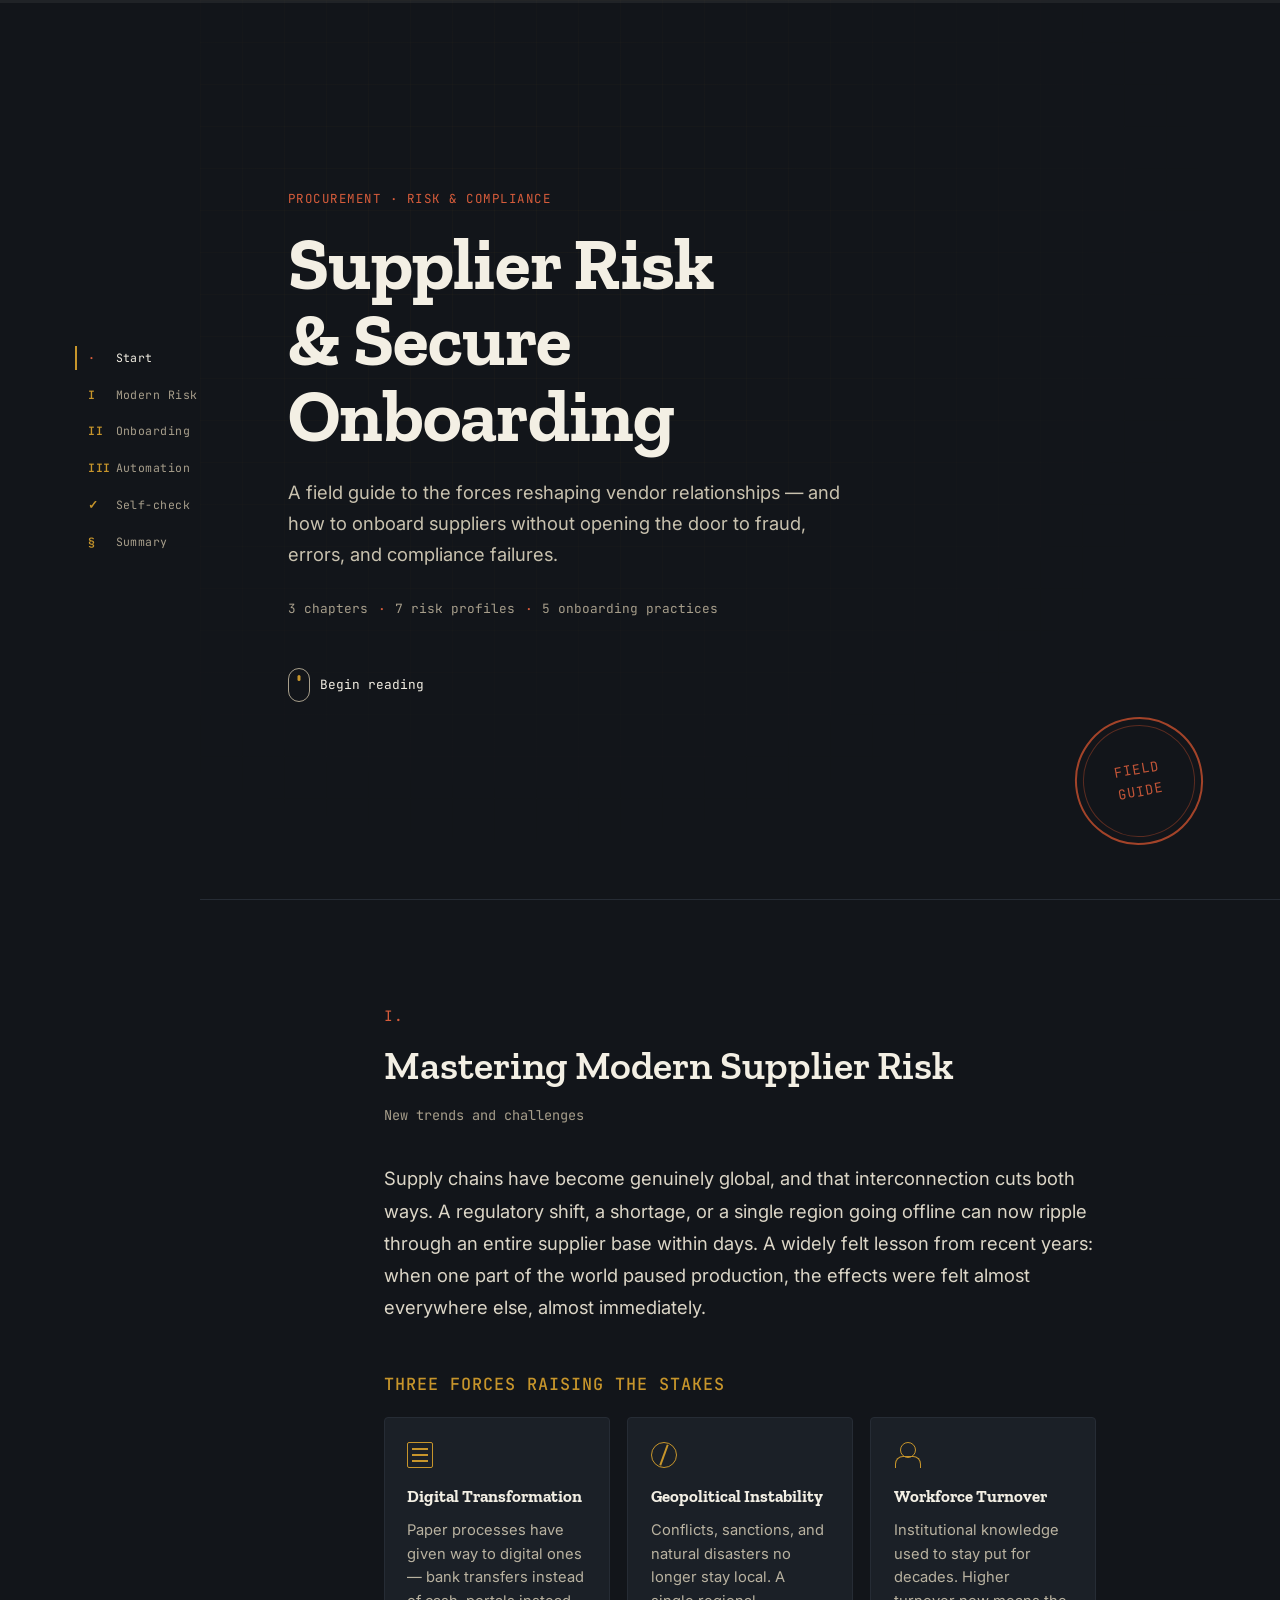
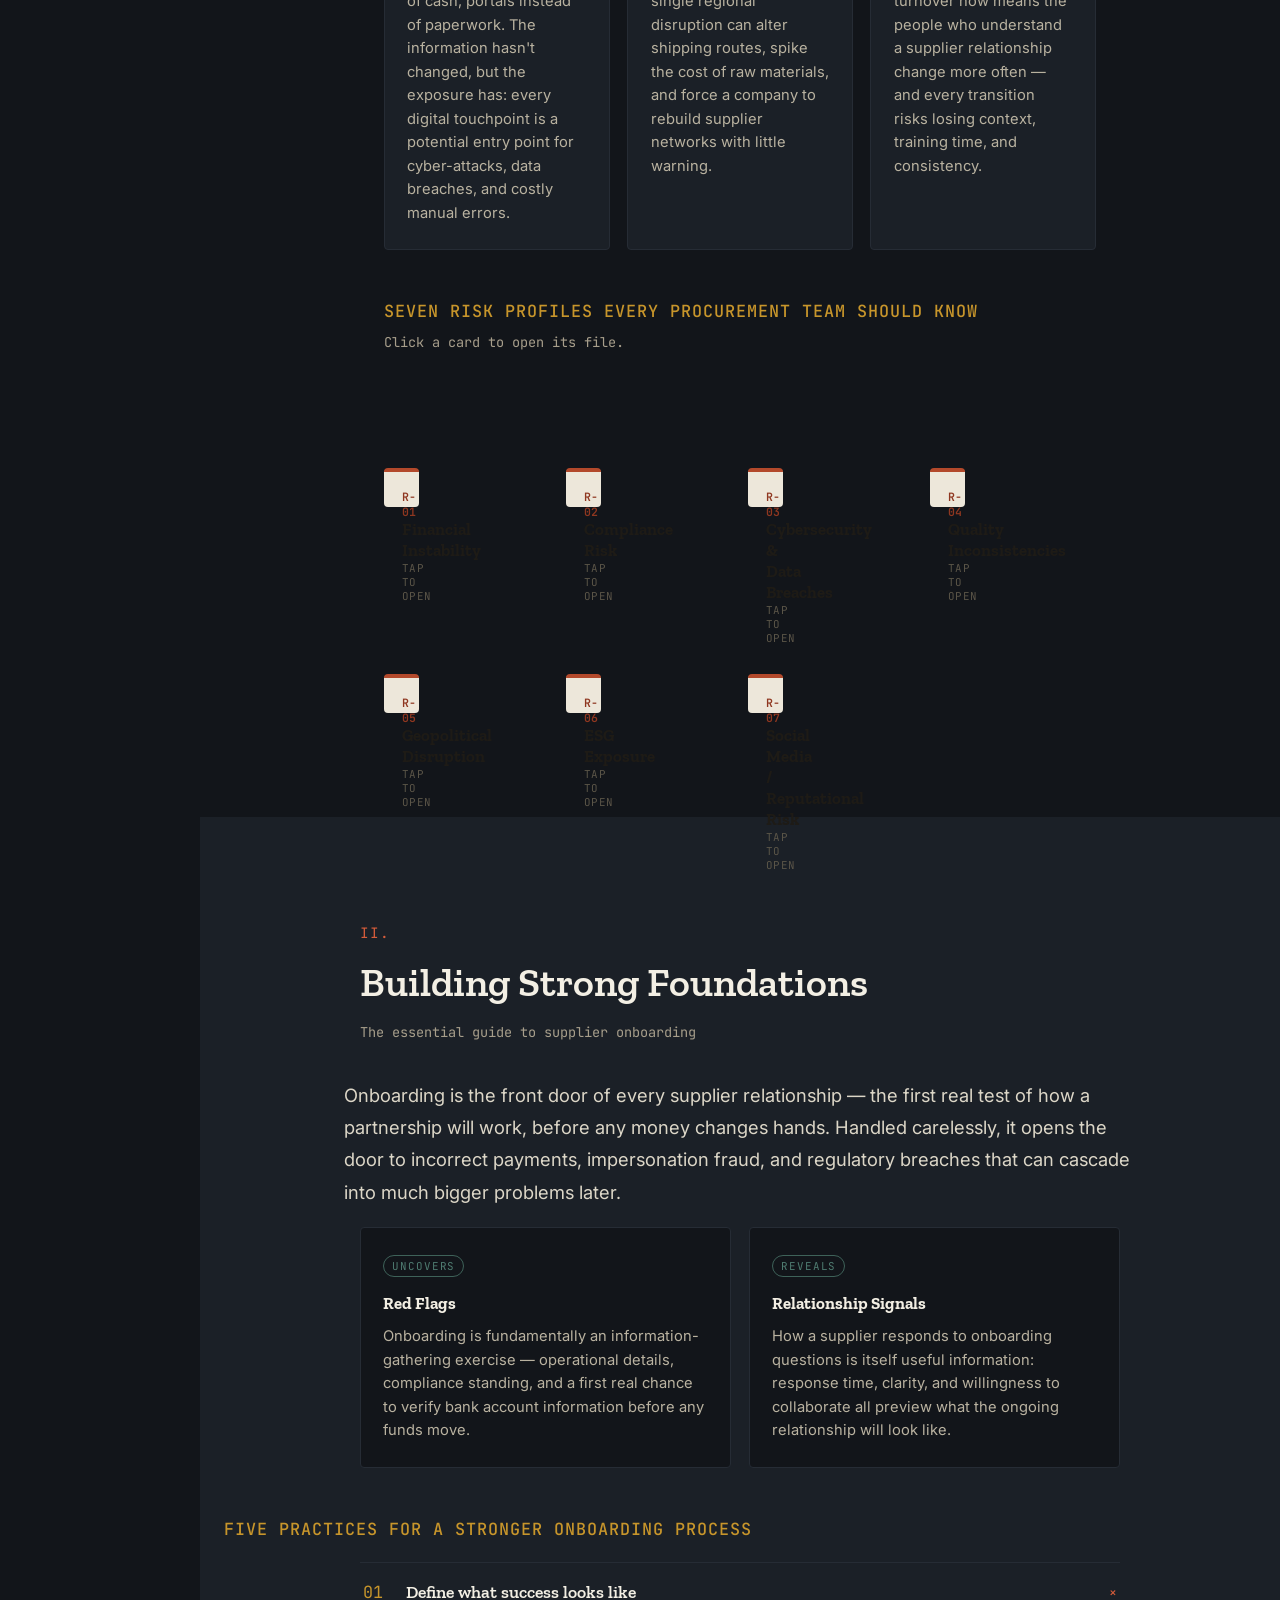
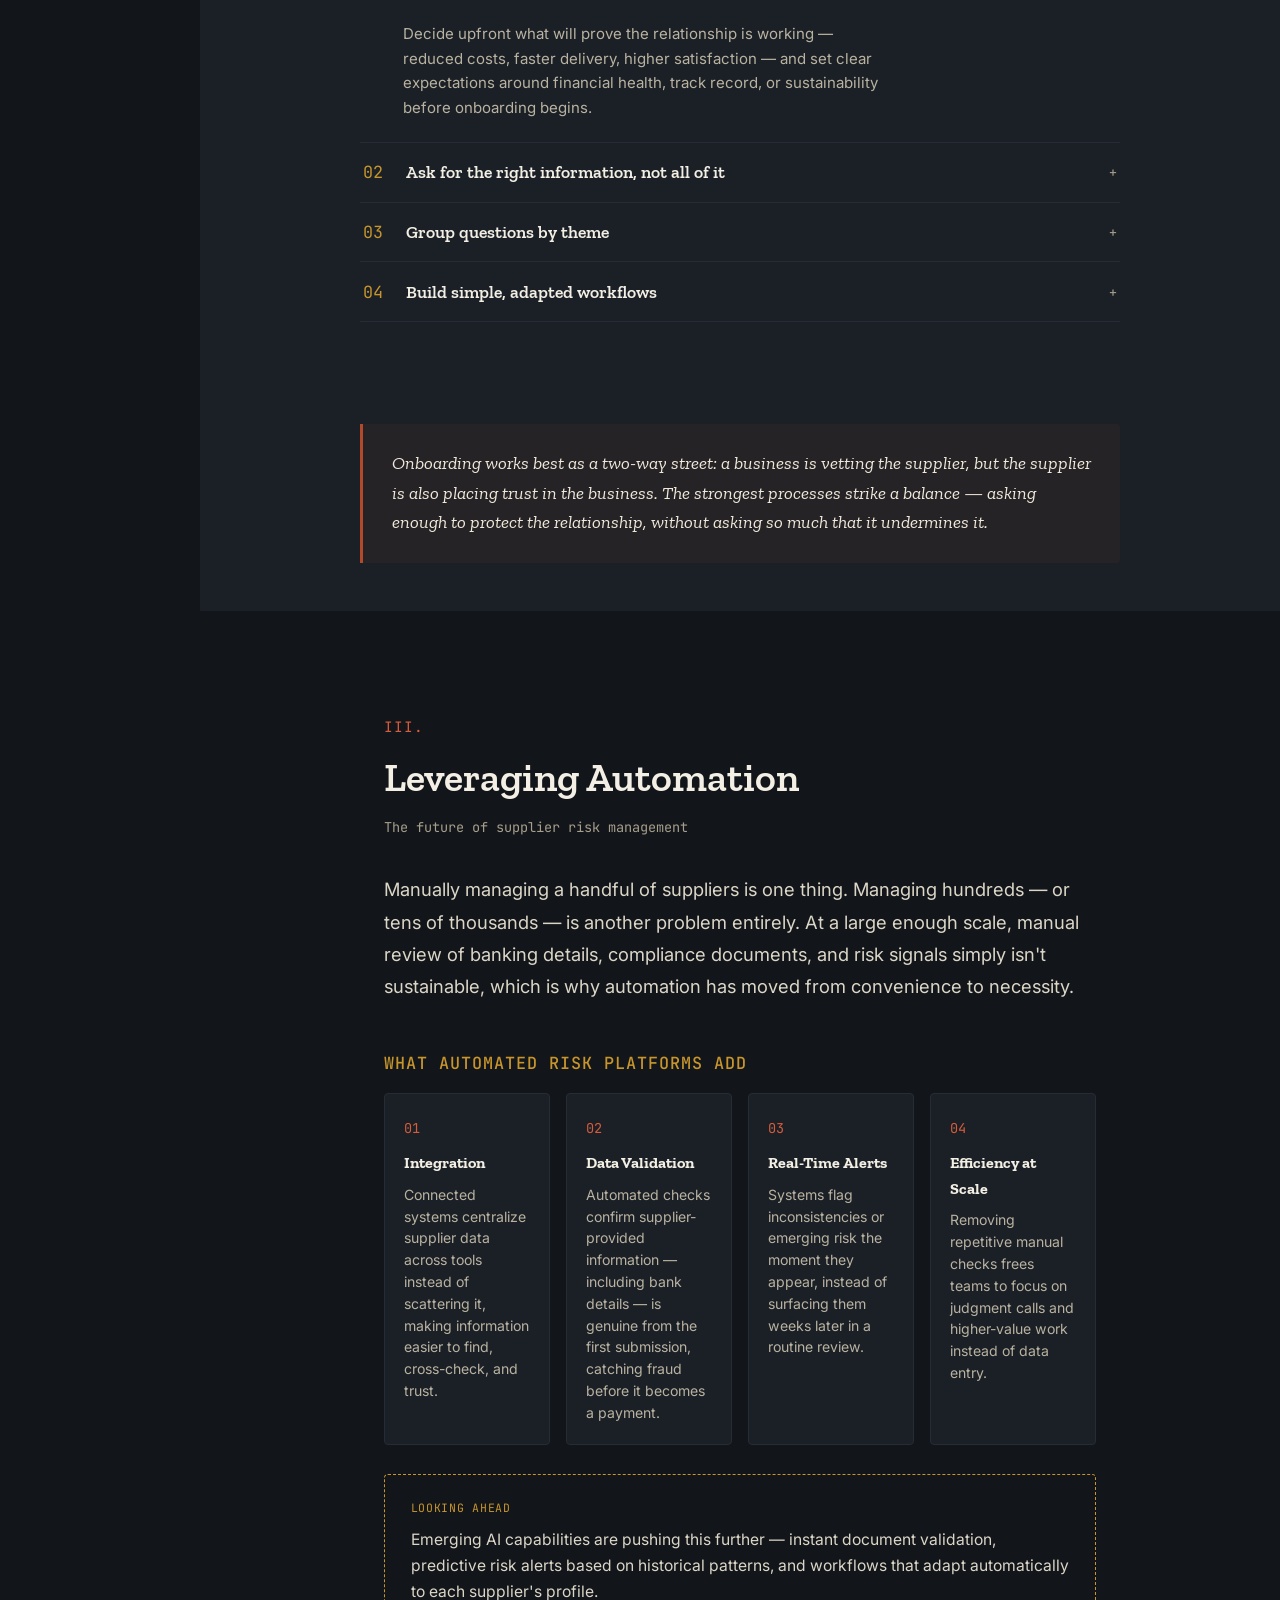
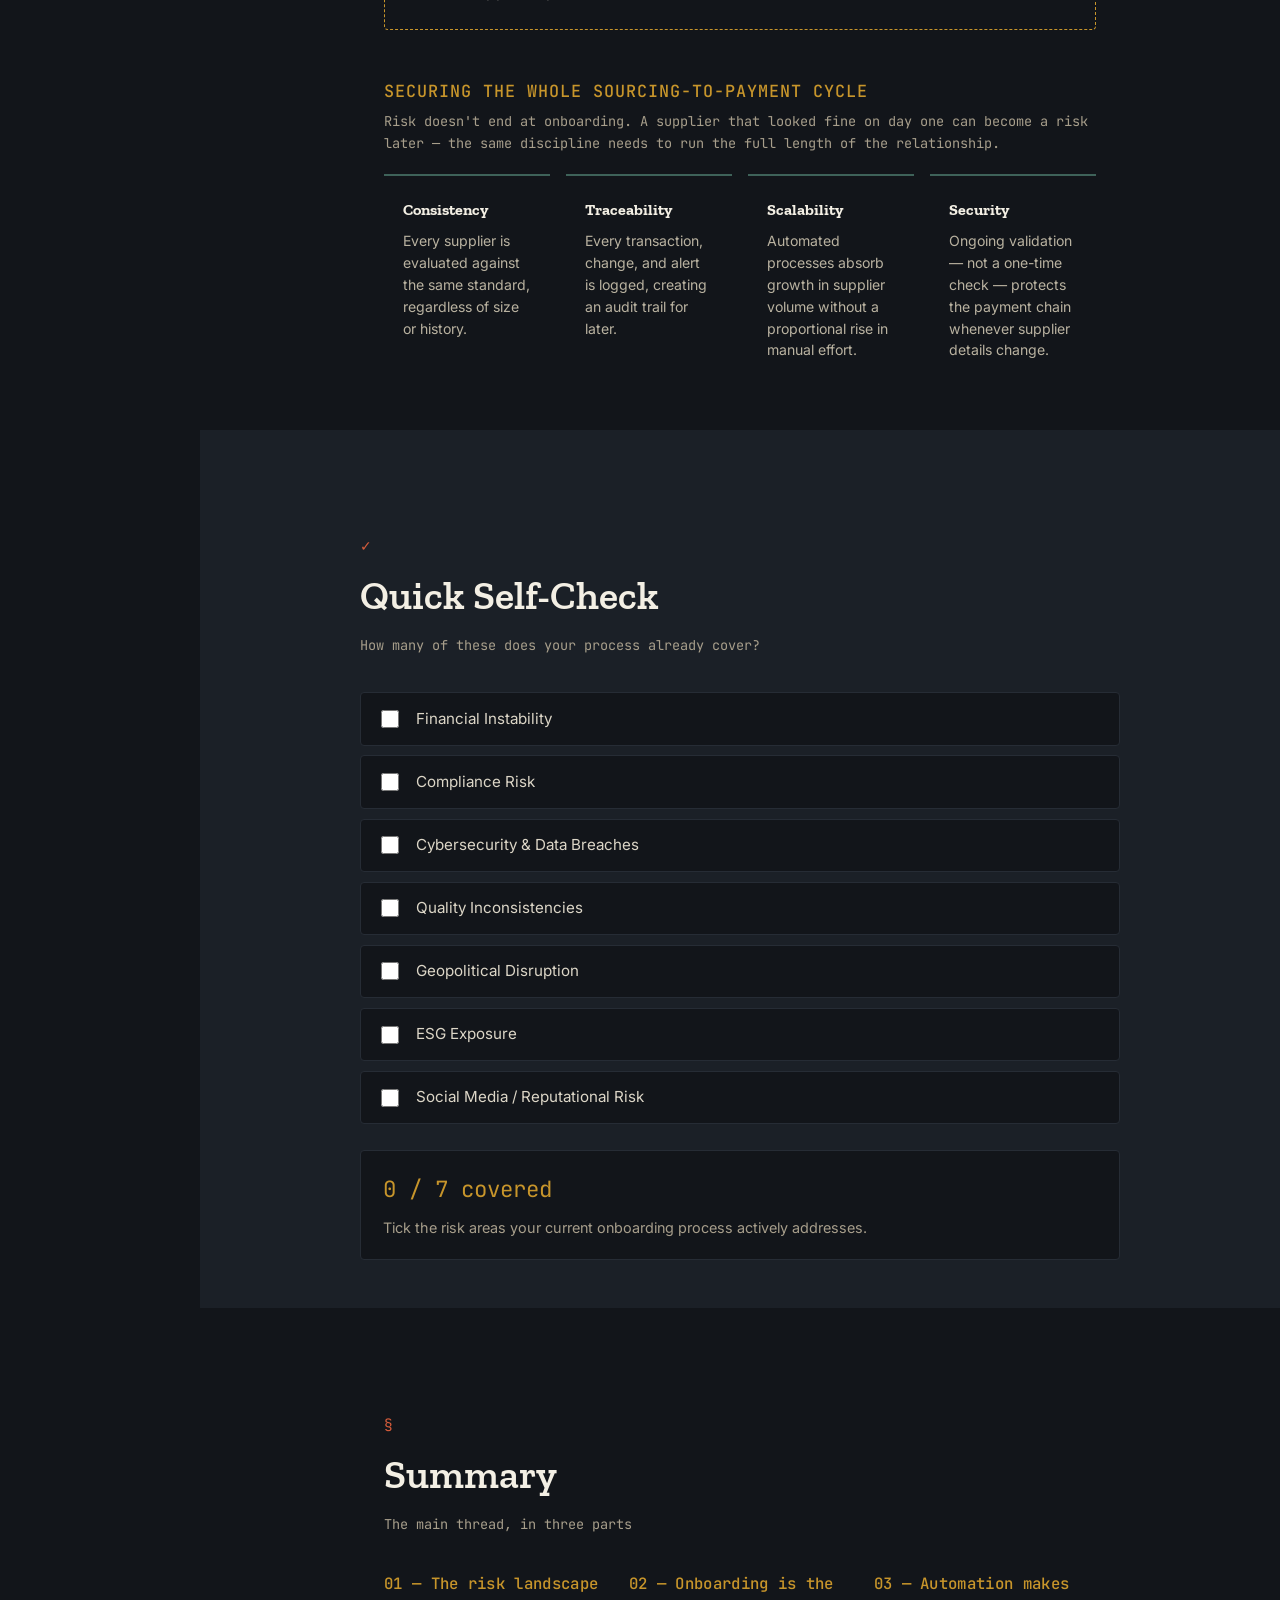
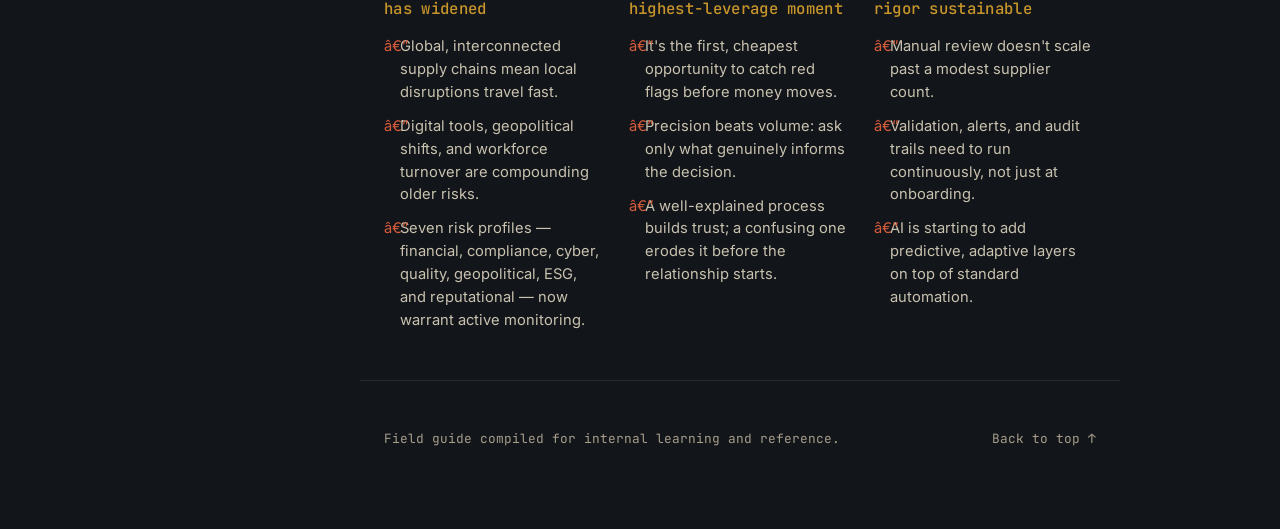
<file: supply-chain-brief/supply-chain-risks/index.html>
<!DOCTYPE html>
<html lang="en">
<head>
<meta charset="UTF-8">
<meta name="viewport" content="width=device-width, initial-scale=1.0">
<title>Supplier Risk &amp; Secure Onboarding — A Field Guide</title>
<meta name="description" content="An educational field guide to modern supplier risk, secure vendor onboarding practices, and the role of automation in procurement risk management.">
<link rel="preconnect" href="https://fonts.googleapis.com">
<link rel="preconnect" href="https://fonts.gstatic.com" crossorigin>
<link href="https://fonts.googleapis.com/css2?family=Zilla+Slab:wght@400;500;600;700&family=Inter:wght@400;500;600;700&family=JetBrains+Mono:wght@400;500;600&display=swap" rel="stylesheet">
<link rel="stylesheet" href="style.css">
</head>
<body>

<div class="progress-track" aria-hidden="true"><div class="progress-fill" id="progressFill"></div></div>

<nav class="railnav" id="railnav" aria-label="Section navigation">
  <ol>
    <li><a href="#top" data-target="top"><span class="railnav__num">·</span><span class="railnav__label">Start</span></a></li>
    <li><a href="#ch1" data-target="ch1"><span class="railnav__num">I</span><span class="railnav__label">Modern Risk</span></a></li>
    <li><a href="#ch2" data-target="ch2"><span class="railnav__num">II</span><span class="railnav__label">Onboarding</span></a></li>
    <li><a href="#ch3" data-target="ch3"><span class="railnav__num">III</span><span class="railnav__label">Automation</span></a></li>
    <li><a href="#check" data-target="check"><span class="railnav__num">✓</span><span class="railnav__label">Self-check</span></a></li>
    <li><a href="#summary" data-target="summary"><span class="railnav__num">§</span><span class="railnav__label">Summary</span></a></li>
  </ol>
</nav>

<main>

  <!-- HERO -->
  <header class="hero" id="top">
    <div class="hero__grid" aria-hidden="true"></div>
    <div class="hero__inner">
      <p class="eyebrow">Procurement · Risk &amp; Compliance</p>
      <h1 class="hero__title">Supplier Risk<br>&amp; Secure Onboarding</h1>
      <p class="hero__sub">A field guide to the forces reshaping vendor relationships — and how to onboard
        suppliers without opening the door to fraud, errors, and compliance failures.</p>
      <div class="hero__meta">
        <span>3 chapters</span><span class="dot">·</span><span>7 risk profiles</span><span class="dot">·</span><span>5 onboarding practices</span>
      </div>
      <a class="scrollcue" href="#ch1" aria-label="Scroll to first chapter">
        <span></span>Begin reading
      </a>
    </div>
    <div class="stamp" aria-hidden="true">Field<br>Guide</div>
  </header>

  <!-- CHAPTER I -->
  <section class="chapter" id="ch1">
    <div class="chapter__head">
      <span class="chapter__num">I.</span>
      <h2>Mastering Modern Supplier Risk</h2>
      <p class="chapter__dek">New trends and challenges</p>
    </div>

    <p class="lede">Supply chains have become genuinely global, and that interconnection cuts both ways.
      A regulatory shift, a shortage, or a single region going offline can now ripple through an entire
      supplier base within days. A widely felt lesson from recent years: when one part of the world
      paused production, the effects were felt almost everywhere else, almost immediately.</p>

    <h3 class="subhead">Three forces raising the stakes</h3>
    <div class="trend-grid">
      <article class="trend-card">
        <span class="trend-card__icon" data-icon="digital"></span>
        <h4>Digital Transformation</h4>
        <p>Paper processes have given way to digital ones — bank transfers instead of cash, portals instead
          of paperwork. The information hasn't changed, but the exposure has: every digital touchpoint is
          a potential entry point for cyber-attacks, data breaches, and costly manual errors.</p>
      </article>
      <article class="trend-card">
        <span class="trend-card__icon" data-icon="geo"></span>
        <h4>Geopolitical Instability</h4>
        <p>Conflicts, sanctions, and natural disasters no longer stay local. A single regional disruption
          can alter shipping routes, spike the cost of raw materials, and force a company to rebuild
          supplier networks with little warning.</p>
      </article>
      <article class="trend-card">
        <span class="trend-card__icon" data-icon="workforce"></span>
        <h4>Workforce Turnover</h4>
        <p>Institutional knowledge used to stay put for decades. Higher turnover now means the people who
          understand a supplier relationship change more often — and every transition risks losing
          context, training time, and consistency.</p>
      </article>
    </div>

    <h3 class="subhead">Seven risk profiles every procurement team should know</h3>
    <p class="subhead__note">Click a card to open its file.</p>
    <div class="risk-grid" id="riskGrid">
      <!-- populated by script.js -->
    </div>
  </section>

  <!-- CHAPTER II -->
  <section class="chapter chapter--alt" id="ch2">
    <div class="chapter__head">
      <span class="chapter__num">II.</span>
      <h2>Building Strong Foundations</h2>
      <p class="chapter__dek">The essential guide to supplier onboarding</p>
    </div>

    <p class="lede">Onboarding is the front door of every supplier relationship — the first real test of how
      a partnership will work, before any money changes hands. Handled carelessly, it opens the door to
      incorrect payments, impersonation fraud, and regulatory breaches that can cascade into much bigger
      problems later.</p>

    <div class="split-grid">
      <div class="split-card">
        <span class="split-card__tag">Uncovers</span>
        <h4>Red Flags</h4>
        <p>Onboarding is fundamentally an information-gathering exercise — operational details, compliance
          standing, and a first real chance to verify bank account information before any funds move.</p>
      </div>
      <div class="split-card">
        <span class="split-card__tag">Reveals</span>
        <h4>Relationship Signals</h4>
        <p>How a supplier responds to onboarding questions is itself useful information: response time,
          clarity, and willingness to collaborate all preview what the ongoing relationship will look like.</p>
      </div>
    </div>

    <h3 class="subhead">Five practices for a stronger onboarding process</h3>
    <div class="steps" id="stepsList">
      <!-- populated by script.js -->
    </div>

    <div class="pull-quote">
      <p>Onboarding works best as a two-way street: a business is vetting the supplier, but the supplier
        is also placing trust in the business. The strongest processes strike a balance — asking enough to
        protect the relationship, without asking so much that it undermines it.</p>
    </div>
  </section>

  <!-- CHAPTER III -->
  <section class="chapter" id="ch3">
    <div class="chapter__head">
      <span class="chapter__num">III.</span>
      <h2>Leveraging Automation</h2>
      <p class="chapter__dek">The future of supplier risk management</p>
    </div>

    <p class="lede">Manually managing a handful of suppliers is one thing. Managing hundreds — or tens of
      thousands — is another problem entirely. At a large enough scale, manual review of banking details,
      compliance documents, and risk signals simply isn't sustainable, which is why automation has moved
      from convenience to necessity.</p>

    <h3 class="subhead">What automated risk platforms add</h3>
    <div class="benefit-grid">
      <div class="benefit"><span class="benefit__mark">01</span><h4>Integration</h4><p>Connected systems centralize supplier data across tools instead of scattering it, making information easier to find, cross-check, and trust.</p></div>
      <div class="benefit"><span class="benefit__mark">02</span><h4>Data Validation</h4><p>Automated checks confirm supplier-provided information — including bank details — is genuine from the first submission, catching fraud before it becomes a payment.</p></div>
      <div class="benefit"><span class="benefit__mark">03</span><h4>Real-Time Alerts</h4><p>Systems flag inconsistencies or emerging risk the moment they appear, instead of surfacing them weeks later in a routine review.</p></div>
      <div class="benefit"><span class="benefit__mark">04</span><h4>Efficiency at Scale</h4><p>Removing repetitive manual checks frees teams to focus on judgment calls and higher-value work instead of data entry.</p></div>
    </div>

    <div class="ai-callout">
      <span class="ai-callout__tag">Looking ahead</span>
      <p>Emerging AI capabilities are pushing this further — instant document validation, predictive risk
        alerts based on historical patterns, and workflows that adapt automatically to each supplier's
        profile.</p>
    </div>

    <h3 class="subhead">Securing the whole sourcing-to-payment cycle</h3>
    <p class="subhead__note">Risk doesn't end at onboarding. A supplier that looked fine on day one can
      become a risk later — the same discipline needs to run the full length of the relationship.</p>
    <div class="pillar-grid">
      <div class="pillar"><h4>Consistency</h4><p>Every supplier is evaluated against the same standard, regardless of size or history.</p></div>
      <div class="pillar"><h4>Traceability</h4><p>Every transaction, change, and alert is logged, creating an audit trail for later.</p></div>
      <div class="pillar"><h4>Scalability</h4><p>Automated processes absorb growth in supplier volume without a proportional rise in manual effort.</p></div>
      <div class="pillar"><h4>Security</h4><p>Ongoing validation — not a one-time check — protects the payment chain whenever supplier details change.</p></div>
    </div>
  </section>

  <!-- SELF CHECK -->
  <section class="checksection" id="check">
    <div class="chapter__head">
      <span class="chapter__num">✓</span>
      <h2>Quick Self-Check</h2>
      <p class="chapter__dek">How many of these does your process already cover?</p>
    </div>
    <div class="checklist" id="checklist"><!-- populated by script.js --></div>
    <div class="checklist__result" id="checkResult" aria-live="polite">
      <span class="checklist__count"><span id="checkCount">0</span> / 7 covered</span>
      <p id="checkMessage">Tick the risk areas your current onboarding process actively addresses.</p>
    </div>
  </section>

  <!-- SUMMARY -->
  <section class="summary" id="summary">
    <div class="chapter__head">
      <span class="chapter__num">§</span>
      <h2>Summary</h2>
      <p class="chapter__dek">The main thread, in three parts</p>
    </div>

    <div class="summary-grid">
      <div class="summary-block">
        <h4>01 — The risk landscape has widened</h4>
        <ul>
          <li>Global, interconnected supply chains mean local disruptions travel fast.</li>
          <li>Digital tools, geopolitical shifts, and workforce turnover are compounding older risks.</li>
          <li>Seven risk profiles — financial, compliance, cyber, quality, geopolitical, ESG, and reputational — now warrant active monitoring.</li>
        </ul>
      </div>
      <div class="summary-block">
        <h4>02 — Onboarding is the highest-leverage moment</h4>
        <ul>
          <li>It's the first, cheapest opportunity to catch red flags before money moves.</li>
          <li>Precision beats volume: ask only what genuinely informs the decision.</li>
          <li>A well-explained process builds trust; a confusing one erodes it before the relationship starts.</li>
        </ul>
      </div>
      <div class="summary-block">
        <h4>03 — Automation makes rigor sustainable</h4>
        <ul>
          <li>Manual review doesn't scale past a modest supplier count.</li>
          <li>Validation, alerts, and audit trails need to run continuously, not just at onboarding.</li>
          <li>AI is starting to add predictive, adaptive layers on top of standard automation.</li>
        </ul>
      </div>
    </div>
  </section>

  <footer class="footer">
    <p>Field guide compiled for internal learning and reference.</p>
    <a href="#top">Back to top ↑</a>
  </footer>

</main>

<script src="script.js"></script>
</body>
</html>
</file>
<file: supply-chain-brief/supply-chain-planning-gap/style.css>
/* ============ TOKENS (shared with Industry Shorts) ============ */
:root{
  --ink:        #12151A;
  --ink-2:      #1B2027;
  --ink-3:      #262C35;
  --paper:      #EDE7DA;
  --paper-2:    #E2DAC8;
  --text-hi:    #F3EFE4;
  --text-lo:    #A79E8B;
  --text-mid:   #B9B2A0;
  --text-ink:   #1E1B16;
  --text-ink-lo:#5B5548;
  --flag:       #B3492B;
  --flag-hi:    #D65C3B;
  --verified:   #3E6259;
  --verified-hi:#4F7C71;
  --gold:       #C7952B;

  --display: "Zilla Slab", Georgia, serif;
  --body: "Inter", -apple-system, BlinkMacSystemFont, sans-serif;
  --mono: "JetBrains Mono", ui-monospace, SFMono-Regular, monospace;

  --rail-w: 200px;
  --max-w: 760px;
}

*{ box-sizing:border-box; }
html{ scroll-behavior:smooth; scroll-padding-top:1rem; }
@media (max-width:980px){ html{ scroll-padding-top:3.6rem; } }
@media (prefers-reduced-motion: reduce){
  html{ scroll-behavior:auto; }
  *{ animation-duration:0.001ms !important; animation-iteration-count:1 !important; transition-duration:0.001ms !important; }
}

body{
  margin:0;
  background:var(--ink);
  color:var(--text-hi);
  font-family:var(--body);
  font-size:16px;
  line-height:1.6;
  -webkit-font-smoothing:antialiased;
}

a{ color:inherit; }
h1,h2,h3,h4{ font-family:var(--display); margin:0; color:var(--text-hi); }
p{ margin:0; }
ul, ol{ margin:0; padding:0; }
button{ font:inherit; color:inherit; }

:focus-visible{
  outline:2px solid var(--gold);
  outline-offset:3px;
}

/* inline citations */
sup{ line-height:0; }
sup a{
  font-family:var(--mono); font-size:0.68rem; font-weight:600; color:var(--gold);
  text-decoration:none; padding:0 2px; border-radius:2px;
}
sup a:hover{ color:var(--flag-hi); }
sup a.hl{ background:var(--gold); color:var(--ink); }
.src-note{ font-family:var(--mono); font-size:0.74rem; color:var(--text-lo); margin-top:0.9rem; }
.src-note a{ color:var(--gold); text-decoration:none; }

/* ============ PROGRESS BAR ============ */
.progress-track{
  position:fixed; top:0; left:0; right:0; height:3px;
  background:rgba(255,255,255,0.06); z-index:200;
}
.progress-fill{
  height:100%; width:0%;
  background:linear-gradient(90deg,var(--flag),var(--gold));
  transition:width 0.08s linear;
}

/* ============ RAIL NAV ============ */
.railnav{
  position:fixed; top:0; left:0; height:100vh; width:var(--rail-w);
  display:flex; align-items:center; z-index:150;
  padding-left:2.2rem;
  pointer-events:none;
}
.railnav ol{ list-style:none; pointer-events:auto; }
.railnav li{ margin:0.6rem 0; }
.railnav a{
  display:flex; align-items:center; gap:0.6rem;
  text-decoration:none; font-family:var(--mono); font-size:0.72rem;
  letter-spacing:0.04em; color:var(--text-lo);
  padding:0.15rem 0; border-left:2px solid transparent;
  padding-left:0.7rem; transition:color 0.2s ease, border-color 0.2s ease;
}
.railnav__num{ font-weight:600; width:1.9rem; display:inline-block; color:var(--gold); }
.railnav a:hover, .railnav a.active{ color:var(--text-hi); border-left-color:var(--gold); }
.railnav a.active .railnav__num{ color:var(--flag-hi); }

@media (max-width:980px){
  .railnav{
    position:fixed; top:3px; left:0; right:0; height:auto; width:100%;
    background:rgba(18,21,26,0.92); backdrop-filter:blur(6px);
    padding:0.6rem 1rem; border-bottom:1px solid var(--ink-3);
  }
  .railnav ol{ display:flex; gap:1.2rem; overflow-x:auto; list-style:none; scrollbar-width:none; }
  .railnav ol::-webkit-scrollbar{ display:none; }
  .railnav li{ margin:0; flex:none; }
  .railnav__num{ width:auto; }
  .railnav a{ border-left:none; padding-left:0; padding-bottom:0.3rem; border-bottom:2px solid transparent; white-space:nowrap; }
  .railnav a:hover, .railnav a.active{ border-bottom-color:var(--gold); border-left-color:transparent; }
}

/* ============ LAYOUT SHELL ============ */
main{ margin-left:var(--rail-w); }
@media (max-width:980px){ main{ margin-left:0; padding-top:3.2rem; } }

.chapter, .checksection, .summary{
  max-width:var(--max-w);
  margin:0 auto;
  padding:6.5rem 1.5rem 3rem;
}
.chapter--alt{ background:var(--ink-2); max-width:none; }
.chapter--alt > *{ max-width:var(--max-w); margin-left:auto; margin-right:auto; }

.chapter__head{ margin-bottom:2.2rem; position:relative; }
.chapter__num{
  font-family:var(--mono); color:var(--flag-hi); font-size:0.9rem;
  letter-spacing:0.08em; display:block; margin-bottom:0.4rem;
}
.chapter__head h2{ font-size:clamp(1.8rem,3.4vw,2.5rem); font-weight:600; line-height:1.15; }
.chapter__dek{ font-family:var(--mono); font-size:0.85rem; color:var(--text-lo); margin-top:0.5rem; }

.lede{ font-size:1.15rem; line-height:1.75; color:#DCD6C7; max-width:66ch; }
.body-p{ font-size:1rem; line-height:1.75; color:#CFC8B7; max-width:66ch; margin-top:1.3rem; }

.subhead{
  font-size:1.05rem; text-transform:uppercase; letter-spacing:0.06em;
  color:var(--gold); margin:3rem 0 0.4rem; font-family:var(--mono); font-weight:500;
}
.subhead__note{ color:var(--text-lo); font-size:0.85rem; margin-bottom:1.2rem; font-family:var(--mono); }

/* ============ HERO ============ */
.hero{
  position:relative; min-height:100vh; display:flex; flex-direction:column;
  justify-content:center; padding:2rem 1.5rem; overflow:hidden;
  border-bottom:1px solid var(--ink-3);
}
.hero__grid{
  position:absolute; inset:0; opacity:0.5;
  background-image:
    linear-gradient(rgba(199,149,43,0.07) 1px, transparent 1px),
    linear-gradient(90deg, rgba(199,149,43,0.07) 1px, transparent 1px);
  background-size:42px 42px;
  -webkit-mask-image:radial-gradient(ellipse at 30% 30%, black 0%, transparent 70%);
  mask-image:radial-gradient(ellipse at 30% 30%, black 0%, transparent 70%);
}
.hero__inner{ max-width:660px; margin-left:clamp(1rem,6vw,4rem); position:relative; z-index:2; }
.eyebrow{
  font-family:var(--mono); font-size:0.78rem; letter-spacing:0.12em;
  text-transform:uppercase; color:var(--flag-hi); margin-bottom:1.1rem;
  opacity:0; animation:fadeUp 0.7s ease forwards; animation-delay:0.05s;
}
.hero__title{
  font-size:clamp(2.6rem,7vw,4.6rem); font-weight:700; line-height:1.03;
  letter-spacing:-0.01em;
  opacity:0; animation:fadeUp 0.8s ease forwards; animation-delay:0.15s;
}
.hero__sub{
  font-size:1.15rem; color:#C9C2AF; max-width:48ch; margin-top:1.4rem; line-height:1.7;
  opacity:0; animation:fadeUp 0.8s ease forwards; animation-delay:0.32s;
}
.hero__meta{
  font-family:var(--mono); font-size:0.8rem; color:var(--text-lo); margin-top:1.8rem;
  opacity:0; animation:fadeUp 0.8s ease forwards; animation-delay:0.48s;
}
.hero__meta .dot{ margin:0 0.6rem; color:var(--flag-hi); }

.scrollcue{
  display:inline-flex; align-items:center; gap:0.6rem; margin-top:3rem;
  font-family:var(--mono); font-size:0.8rem; text-decoration:none; color:var(--text-hi);
  opacity:0; animation:fadeUp 0.8s ease forwards; animation-delay:0.62s;
}
.scrollcue span{
  width:22px; height:34px; border:1.5px solid var(--text-lo); border-radius:12px; position:relative; display:block;
}
.scrollcue span::after{
  content:""; position:absolute; top:6px; left:50%; width:3px; height:6px; background:var(--gold);
  border-radius:2px; transform:translateX(-50%); animation:scrollDot 1.6s ease infinite;
}
@keyframes scrollDot{ 0%{ transform:translate(-50%,0); opacity:1;} 70%{ transform:translate(-50%,10px); opacity:0;} 100%{opacity:0;} }
@keyframes fadeUp{ from{ opacity:0; transform:translateY(14px);} to{ opacity:1; transform:translateY(0);} }

.stamp{
  position:absolute; right:clamp(1rem,6vw,5rem); bottom:clamp(1.2rem,6vh,4rem);
  width:128px; height:128px; border-radius:50%;
  border:2px solid var(--flag); color:var(--flag-hi);
  display:flex; align-items:center; justify-content:center; text-align:center;
  font-family:var(--mono); font-size:0.85rem; letter-spacing:0.08em; text-transform:uppercase;
  transform:rotate(-10deg) scale(0.7); opacity:0;
  animation:stampIn 0.5s cubic-bezier(.2,1.4,.4,1) forwards; animation-delay:0.9s;
}
.stamp::before{
  content:""; position:absolute; inset:6px; border:1px solid var(--flag); border-radius:50%; opacity:0.5;
}
@keyframes stampIn{ 0%{ opacity:0; transform:rotate(-10deg) scale(1.6);} 70%{opacity:1;} 100%{ opacity:0.9; transform:rotate(-10deg) scale(1);} }
@media (max-width:700px){ .stamp{ display:none; } }

/* ============ KEY FINDINGS STRIP (hero) ============ */
.findings{
  display:grid; grid-template-columns:repeat(4,1fr); gap:0; margin-top:2.6rem;
  border-top:1px solid var(--ink-3); border-bottom:1px solid var(--ink-3);
  opacity:0; animation:fadeUp 0.8s ease forwards; animation-delay:0.75s;
}
.finding{ padding:1rem 1rem 1rem 0; border-right:1px solid var(--ink-3); text-decoration:none; display:block; }
.finding + .finding{ padding-left:1rem; }
.finding:last-child{ border-right:none; }
.finding__n{ font-family:var(--display); font-weight:700; font-size:1.8rem; color:var(--gold); line-height:1; display:block; }
.finding__l{ font-family:var(--mono); font-size:0.7rem; color:var(--text-lo); line-height:1.45; display:block; margin-top:0.45rem; }
.finding:hover .finding__n{ color:var(--flag-hi); }
@media (max-width:700px){
  .findings{ grid-template-columns:1fr 1fr; }
  .finding:nth-child(2){ border-right:none; }
  .finding:nth-child(3){ padding-left:0; border-top:1px solid var(--ink-3); }
  .finding:nth-child(4){ border-top:1px solid var(--ink-3); }
}

/* ============ TREND / STAT CARDS ============ */
.trend-grid{ display:grid; grid-template-columns:repeat(3,1fr); gap:1.1rem; margin-top:1.2rem; }
@media (max-width:760px){ .trend-grid{ grid-template-columns:1fr; } }
.trend-card{
  background:var(--ink-2); border:1px solid var(--ink-3); border-radius:4px;
  padding:1.5rem 1.4rem; position:relative;
}
.chapter--alt .trend-card{ background:var(--ink); }
.trend-card__stat{ display:block; font-family:var(--display); font-weight:700; font-size:2.1rem; color:var(--gold); line-height:1; margin-top:1rem; }
.trend-card h4{ font-size:1.05rem; margin:0.7rem 0 0.6rem; color:var(--text-hi); }
.trend-card p{ font-size:0.92rem; color:var(--text-mid); line-height:1.6; }
.trend-card__icon{ display:block; width:26px; height:26px; position:relative; }
.trend-card__icon::before, .trend-card__icon::after{ content:""; position:absolute; border-color:var(--gold); }
/* globe */
.trend-card__icon[data-icon="geo"]::before{ inset:0; border:1.6px solid var(--gold); border-radius:50%; }
.trend-card__icon[data-icon="geo"]::after{ top:2px; left:12px; width:1.6px; height:22px; background:var(--gold); transform:rotate(20deg); }
/* clock */
.trend-card__icon[data-icon="clock"]::before{ inset:0; border:1.6px solid var(--gold); border-radius:50%; }
.trend-card__icon[data-icon="clock"]::after{ top:6px; left:12px; width:6px; height:8px; border-left:1.6px solid var(--gold); border-bottom:1.6px solid var(--gold); }
/* bars */
.trend-card__icon[data-icon="bars"]::before{ left:2px; bottom:0; width:5px; height:10px; background:var(--gold); box-shadow:8px -6px 0 var(--gold), 16px 2px 0 var(--gold); }
.trend-card__icon[data-icon="bars"]::after{ left:0; right:0; bottom:-3px; height:1.6px; background:var(--gold); }

/* ============ BENEFIT / PILLAR GRIDS ============ */
.benefit-grid{ display:grid; grid-template-columns:repeat(4,1fr); gap:1rem; margin-top:1rem; }
.benefit-grid--3{ grid-template-columns:repeat(3,1fr); }
@media (max-width:900px){ .benefit-grid, .benefit-grid--3{ grid-template-columns:repeat(2,1fr); } }
@media (max-width:520px){ .benefit-grid, .benefit-grid--3{ grid-template-columns:1fr; } }
.benefit{ padding:1.3rem 1.2rem; background:var(--ink-2); border-radius:4px; border:1px solid var(--ink-3); }
.chapter--alt .benefit{ background:var(--ink); }
.benefit__mark{ font-family:var(--mono); color:var(--flag-hi); font-size:0.85rem; }
.benefit__stat{ display:block; font-family:var(--display); font-weight:700; font-size:1.7rem; color:var(--gold); line-height:1.05; margin-top:0.5rem; }
.benefit h4{ font-size:1rem; margin:0.6rem 0 0.5rem; }
.benefit p{ font-size:0.88rem; color:var(--text-mid); line-height:1.55; }

.pillar-grid{ display:grid; grid-template-columns:repeat(4,1fr); gap:1rem; margin-top:1rem; }
@media (max-width:900px){ .pillar-grid{ grid-template-columns:repeat(2,1fr); } }
@media (max-width:520px){ .pillar-grid{ grid-template-columns:1fr; } }
.pillar{ padding:1.3rem 1.2rem; border-top:2px solid var(--verified); }
.pillar__num{ font-family:var(--mono); font-size:0.72rem; color:var(--verified-hi); letter-spacing:0.06em; }
.pillar h4{ font-size:1rem; margin:0.4rem 0 0.5rem; }
.pillar p{ font-size:0.88rem; color:var(--text-mid); line-height:1.55; }

/* ============ SPLIT GRID ============ */
.split-grid{ display:grid; grid-template-columns:1fr 1fr; gap:1.1rem; margin-top:1.2rem; }
@media (max-width:700px){ .split-grid{ grid-template-columns:1fr; } }
.split-card{
  background:var(--ink); border:1px solid var(--ink-3); border-radius:4px; padding:1.5rem 1.4rem;
}
.chapter:not(.chapter--alt) .split-card{ background:var(--ink-2); }
.split-card__tag{
  font-family:var(--mono); font-size:0.68rem; letter-spacing:0.08em; text-transform:uppercase;
  color:var(--verified-hi); border:1px solid var(--verified); padding:0.2rem 0.5rem; border-radius:20px;
}
.split-card__tag--flag{ color:var(--flag-hi); border-color:var(--flag); }
.split-card__stat{ display:block; font-family:var(--display); font-weight:700; font-size:2.2rem; color:var(--gold); line-height:1; margin-top:1rem; }
.split-card h4{ margin:0.8rem 0 0.5rem; font-size:1.05rem; }
.split-card p{ font-size:0.92rem; color:var(--text-mid); line-height:1.6; }

/* ============ CALLOUTS ============ */
.pull-quote{
  margin-top:2.6rem; padding:1.6rem 1.8rem; border-left:3px solid var(--flag);
  background:rgba(179,73,43,0.07); border-radius:0 4px 4px 0;
}
.pull-quote p{ font-family:var(--display); font-size:1.15rem; line-height:1.6; color:#EFE9DA; font-style:italic; }
.pull-quote cite{ display:block; margin-top:0.7rem; font-family:var(--mono); font-style:normal; font-size:0.74rem; color:var(--text-lo); letter-spacing:0.04em; }

.ai-callout{
  margin-top:1.8rem; padding:1.5rem 1.6rem; border:1px dashed var(--gold); border-radius:4px;
  display:flex; flex-direction:column; gap:0.6rem;
}
.ai-callout__tag{ font-family:var(--mono); font-size:0.72rem; letter-spacing:0.06em; text-transform:uppercase; color:var(--gold); }
.ai-callout p{ font-size:0.98rem; color:#DCD6C7; line-height:1.65; }
.ladder{ list-style:none; display:flex; flex-direction:column; gap:0.5rem; margin-top:0.4rem; counter-reset:lad; }
.ladder li{ counter-increment:lad; font-size:0.94rem; color:#DCD6C7; padding-left:2.2rem; position:relative; line-height:1.55; }
.ladder li::before{ content:"0" counter(lad); position:absolute; left:0; font-family:var(--mono); color:var(--gold); font-size:0.85rem; }

/* ============ CHARTS ============ */
.chart{
  margin:2rem 0 0.4rem; padding:1.4rem 1.4rem 1.1rem; background:var(--ink-2);
  border:1px solid var(--ink-3); border-radius:4px;
}
.chapter--alt .chart{ background:var(--ink); }
.chart__head{ display:flex; justify-content:space-between; align-items:flex-start; gap:1rem; flex-wrap:wrap; margin-bottom:0.6rem; }
.chart__tag{ font-family:var(--mono); font-size:0.7rem; letter-spacing:0.08em; text-transform:uppercase; color:var(--flag-hi); display:block; }
.chart__title{ font-family:var(--display); font-weight:600; font-size:1.2rem; margin-top:0.3rem; line-height:1.3; }
.chart figcaption{ font-family:var(--mono); font-size:0.72rem; color:var(--text-lo); margin-top:0.8rem; line-height:1.6; }
.chart__hint{ font-family:var(--mono); font-size:0.7rem; color:var(--text-lo); }
.bar{ cursor:pointer; transform-origin:0 50%; transform:scaleX(0); transition:transform 0.9s cubic-bezier(.2,.7,.2,1); }
@media (prefers-reduced-motion: reduce){ .bar{ transform:none; } }
.chart.is-visible .bar{ transform:scaleX(1); }

.seg{ display:inline-flex; border:1px solid var(--ink-3); border-radius:20px; overflow:hidden; }
.seg button{ border:none; background:transparent; padding:0.35rem 0.85rem; font-family:var(--mono); font-size:0.72rem; color:var(--text-lo); cursor:pointer; }
.seg button[aria-pressed="true"]{ background:var(--gold); color:var(--ink); font-weight:600; }

/* tooltip (paper card, echoes the risk-file front) */
.tip{
  position:fixed; z-index:300; max-width:290px; background:var(--paper); color:var(--text-ink);
  border-top:3px solid var(--flag); border-radius:4px; padding:0.65rem 0.8rem;
  font-size:0.82rem; line-height:1.5; box-shadow:0 10px 30px rgba(0,0,0,0.45);
  pointer-events:none; opacity:0; transform:translateY(4px); transition:opacity 0.12s ease, transform 0.12s ease;
}
.tip.show{ opacity:1; transform:none; }
.tip b{ font-family:var(--mono); color:#8F3720; font-weight:600; }

/* ============ RISK FLIP CARDS ============ */
.risk-grid{
  display:grid; grid-template-columns:repeat(4,1fr); gap:1rem; margin-top:0.4rem;
  perspective:1200px;
}
@media (max-width:900px){ .risk-grid{ grid-template-columns:repeat(2,1fr); } }
@media (max-width:520px){ .risk-grid{ grid-template-columns:1fr; } }
.risk-card{
  background:none; border:none; padding:0; cursor:pointer; text-align:left;
  height:220px; position:relative; font-family:inherit; color:inherit;
}
.risk-card__inner{
  position:relative; display:block; width:100%; height:100%; transition:transform 0.55s cubic-bezier(.3,.8,.4,1);
  transform-style:preserve-3d;
}
.risk-card.is-open .risk-card__inner{ transform:rotateY(180deg); }
.risk-card__face{
  position:absolute; inset:0; backface-visibility:hidden; -webkit-backface-visibility:hidden; border-radius:4px;
  padding:1.1rem; display:flex; flex-direction:column;
}
.risk-card__face--front{
  background:var(--paper); color:var(--text-ink); justify-content:space-between;
  border-top:4px solid var(--flag);
}
.risk-card__code{ font-family:var(--mono); font-size:0.72rem; color:#8F3720; letter-spacing:0.06em; font-weight:600; }
.risk-card__big{ font-family:var(--display); font-weight:700; font-size:1.9rem; color:var(--text-ink); line-height:1; }
.risk-card__face--front h4{ font-size:1.02rem; color:var(--text-ink); line-height:1.25; }
.risk-card__hint{ font-family:var(--mono); font-size:0.68rem; color:var(--text-ink-lo); text-transform:uppercase; letter-spacing:0.05em; }
.risk-card__face--back{
  background:var(--ink-3); transform:rotateY(180deg); border-top:4px solid var(--gold);
  justify-content:space-between;
}
.risk-card__face--back p{ font-size:0.82rem; line-height:1.55; color:#D8D2C3; }
.risk-card__back-close{ font-family:var(--mono); font-size:0.68rem; color:var(--gold); text-transform:uppercase; letter-spacing:0.05em; }
@media (prefers-reduced-motion: reduce){
  .risk-card__inner{ transition:opacity 0.15s linear; }
  .risk-card.is-open .risk-card__inner{ transform:none; }
  .risk-card__face--back{ transform:none; }
  .risk-card:not(.is-open) .risk-card__face--back{ display:none; }
  .risk-card.is-open .risk-card__face--front{ display:none; }
}

/* ============ STEPS (accordion) ============ */
.steps{ margin-top:1.2rem; border-top:1px solid var(--ink-3); }
.step{ border-bottom:1px solid var(--ink-3); }
.step__trigger{
  width:100%; display:flex; align-items:center; gap:1.1rem; text-align:left;
  background:none; border:none; color:var(--text-hi); font-family:inherit;
  padding:1.15rem 0.2rem; cursor:pointer;
}
.step__num{ font-family:var(--mono); color:var(--gold); font-size:1.05rem; width:1.6rem; flex:none; }
.step__title{ font-family:var(--display); font-size:1.1rem; font-weight:600; flex:1; }
.step__chevron{ font-family:var(--mono); color:var(--text-lo); transition:transform 0.3s ease; flex:none; }
.step.is-open .step__chevron{ transform:rotate(45deg); color:var(--flag-hi); }
.step__panel{ max-height:0; overflow:hidden; transition:max-height 0.35s ease; }
.step.is-open .step__panel{ max-height:320px; }
.step__panel p{ padding:0 0.2rem 1.3rem 2.7rem; font-size:0.94rem; color:var(--text-mid); line-height:1.65; max-width:62ch; }
.steps__tools{ display:flex; justify-content:flex-end; margin-top:0.6rem; }
.linkbtn{ background:none; border:none; font-family:var(--mono); font-size:0.72rem; color:var(--gold); cursor:pointer; letter-spacing:0.04em; padding:0.2rem 0; }
.linkbtn:hover{ color:var(--flag-hi); }

/* ============ TABLE (vendor lens) ============ */
.ledger{ width:100%; border-collapse:collapse; margin-top:1.4rem; font-size:0.9rem; }
.ledger th{
  font-family:var(--mono); font-size:0.68rem; font-weight:500; letter-spacing:0.08em; text-transform:uppercase;
  color:var(--gold); text-align:left; padding:0.7rem 0.8rem; border-bottom:1px solid var(--gold);
}
.ledger td{ padding:0.85rem 0.8rem; border-bottom:1px solid var(--ink-3); color:#CFC8B7; vertical-align:top; line-height:1.5; }
.ledger td:first-child{ font-family:var(--display); font-weight:600; color:var(--text-hi); }
.ledger tbody tr{ transition:background 0.2s ease; }
.ledger tbody tr:hover{ background:rgba(199,149,43,0.05); }
.status{ font-family:var(--mono); font-size:0.68rem; letter-spacing:0.05em; text-transform:uppercase; padding:0.18rem 0.5rem; border-radius:20px; white-space:nowrap; display:inline-block; }
.status--ok{ color:var(--verified-hi); border:1px solid var(--verified); }
.status--dir{ color:var(--gold); border:1px solid var(--gold); }
.status--intent{ color:var(--text-lo); border:1px solid var(--ink-3); }
.table-wrap{ overflow-x:auto; }
.disclosure{ font-family:var(--mono); font-size:0.74rem; color:var(--text-lo); margin-top:1.2rem; line-height:1.6; border-left:2px solid var(--ink-3); padding-left:0.9rem; }

/* ============ CAROUSEL (outlook) ============ */
.carousel{ margin-top:1.2rem; }
.track{
  display:flex; gap:1rem; overflow-x:auto; scroll-snap-type:x mandatory; padding:0.2rem 0 1rem;
  scrollbar-width:none; cursor:grab;
}
.track::-webkit-scrollbar{ display:none; }
.track.dragging{ cursor:grabbing; scroll-snap-type:none; user-select:none; }
.shift{
  flex:0 0 min(300px, 82%); scroll-snap-align:start; background:var(--ink); border:1px solid var(--ink-3);
  border-top:2px solid var(--gold); border-radius:4px; padding:1.4rem 1.3rem;
}
.shift__num{ font-family:var(--mono); font-size:0.72rem; color:var(--flag-hi); letter-spacing:0.08em; }
.shift h4{ font-size:1.08rem; margin:0.6rem 0 0.5rem; }
.shift p{ font-size:0.9rem; color:var(--text-mid); line-height:1.6; }
.carousel__ctrl{ display:flex; align-items:center; gap:1rem; margin-top:0.4rem; }
.carousel__btn{
  width:34px; height:34px; border-radius:50%; border:1px solid var(--ink-3); background:transparent;
  color:var(--text-hi); font-family:var(--mono); cursor:pointer;
}
.carousel__btn:hover:not(:disabled){ border-color:var(--gold); color:var(--gold); }
.carousel__btn:disabled{ opacity:0.3; cursor:default; }
.carousel__count{ font-family:var(--mono); font-size:0.75rem; color:var(--text-lo); }
.carousel__count b{ color:var(--gold); font-weight:600; }

/* ============ SELF CHECK ============ */
.checksection{ background:var(--ink-2); max-width:none; padding-top:6.5rem; }
.checksection > *{ max-width:var(--max-w); margin-left:auto; margin-right:auto; }
.checklist{ display:flex; flex-direction:column; gap:0.6rem; margin-top:1.2rem; }
.check-item{
  display:flex; align-items:center; gap:0.9rem; padding:0.85rem 1rem;
  background:var(--ink); border:1px solid var(--ink-3); border-radius:4px; cursor:pointer;
  transition:border-color 0.2s ease, background 0.2s ease;
}
.check-item input{ width:18px; height:18px; accent-color:var(--gold); flex:none; }
.check-item span{ font-size:0.95rem; color:#DCD6C7; }
.check-item.is-checked{ border-color:var(--verified); background:rgba(62,98,89,0.12); }
.checklist__result{
  margin-top:1.6rem; padding:1.3rem 1.4rem; background:var(--ink); border-radius:4px; border:1px solid var(--ink-3);
}
.checklist__count{ font-family:var(--mono); font-size:1.4rem; color:var(--gold); }
.meter{ height:4px; background:var(--ink-3); border-radius:2px; margin-top:0.8rem; overflow:hidden; }
.meter__fill{ height:100%; width:0; background:linear-gradient(90deg,var(--flag),var(--gold)); transition:width 0.4s ease; }
#checkMessage{ margin-top:0.7rem; font-size:0.9rem; color:var(--text-lo); display:block; }

/* ============ SUMMARY ============ */
.summary-grid{ display:grid; grid-template-columns:repeat(3,1fr); gap:1.4rem; margin-top:1rem; }
@media (max-width:800px){ .summary-grid{ grid-template-columns:1fr; } }
.summary-block h4{ font-size:0.98rem; color:var(--gold); font-family:var(--mono); font-weight:500; letter-spacing:0.02em; margin-bottom:0.9rem; line-height:1.45; }
.summary-block ul{ list-style:none; display:flex; flex-direction:column; gap:0.7rem; }
.summary-block li{
  font-size:0.92rem; color:#C9C2AF; line-height:1.55; padding-left:1rem; position:relative;
}
.summary-block li::before{ content:"â€”"; position:absolute; left:0; color:var(--flag-hi); }

/* ============ SOURCES ============ */
.sources{ border-top:1px solid var(--ink-3); }
.method p{ font-size:0.92rem; color:var(--text-mid); line-height:1.7; max-width:66ch; margin-bottom:0.9rem; }
.chips{ display:flex; flex-wrap:wrap; gap:0.5rem; margin:1.2rem 0 1.2rem; }
.chips button{
  font-family:var(--mono); font-size:0.7rem; letter-spacing:0.05em; text-transform:uppercase;
  background:transparent; border:1px solid var(--ink-3); color:var(--text-lo); border-radius:20px; padding:0.3rem 0.75rem; cursor:pointer;
}
.chips button:hover{ border-color:var(--gold); color:var(--text-hi); }
.chips button[aria-pressed="true"]{ background:var(--gold); border-color:var(--gold); color:var(--ink); font-weight:600; }
.refs{ list-style:none; counter-reset:ref; display:flex; flex-direction:column; gap:0.2rem; }
.refs li{
  counter-increment:ref; position:relative; padding:0.55rem 0.6rem 0.55rem 2.6rem; font-size:0.86rem; color:var(--text-mid);
  line-height:1.55; border-radius:4px; transition:opacity 0.25s ease, background 0.3s ease;
}
.refs li::before{ content:counter(ref, decimal-leading-zero); position:absolute; left:0.6rem; top:0.6rem; font-family:var(--mono); font-size:0.72rem; color:var(--gold); }
.refs a{ color:var(--text-hi); text-decoration-color:rgba(199,149,43,0.5); text-underline-offset:3px; word-break:break-word; }
.refs a:hover{ color:var(--gold); }
.refs li.dim{ opacity:0.25; }
.refs li.flash{ background:rgba(199,149,43,0.14); }

/* ============ FOOTER ============ */
.footer{
  max-width:var(--max-w); margin:0 auto; padding:3rem 1.5rem 5rem;
  display:flex; justify-content:space-between; align-items:center; gap:1rem; flex-wrap:wrap;
  font-family:var(--mono); font-size:0.8rem; color:var(--text-lo); border-top:1px solid var(--ink-3);
}
.footer a{ text-decoration:none; color:var(--text-lo); }
.footer a:hover{ color:var(--gold); }

/* ============ SCROLL REVEAL ============ */
.reveal{ opacity:0; transform:translateY(18px); transition:opacity 0.6s ease, transform 0.6s ease; }
.reveal.is-visible{ opacity:1; transform:translateY(0); }
@media (prefers-reduced-motion: reduce){
  .reveal{ opacity:1; transform:none; transition:none; }
}

/* ============ HTML BAR CHARTS (responsive) ============ */
.hbars{ display:flex; flex-direction:column; gap:1.1rem; margin-top:1.2rem; }
.hb-row{ display:grid; grid-template-columns:minmax(0,40%) 1fr; gap:1rem; align-items:center; }
.hb-lab{ font-size:0.86rem; color:#DCD6C7; text-align:right; line-height:1.35; }
.hb-track{ display:flex; flex-direction:column; gap:4px; border-left:1.5px solid var(--ink-3); padding:2px 0; }
.hb-line{ display:flex; align-items:center; gap:0.55rem; height:28px; }
.hbars--grouped .hb-line{ height:20px; }
.hb-line .bar{ display:block; height:100%; width:calc((100% - 3.8rem) * var(--p)); border-radius:0 2px 2px 0; flex:none; }
.bar--gold{ background:var(--gold); }
.bar--flag{ background:var(--flag-hi); }
.bar--muted{ background:#4A4F57; }
.hb-val{ font-family:var(--mono); font-size:0.78rem; font-weight:600; color:var(--text-hi); white-space:nowrap; opacity:0; transition:opacity 0.5s ease 0.6s; }
.chart.is-visible .hb-val{ opacity:1; }
.bar:hover, .bar:focus-visible{ outline:1.5px solid var(--text-hi); outline-offset:1px; }
.bar.pinned{ outline:2px solid var(--text-hi); outline-offset:1px; }
.hb-legend{ display:flex; gap:1.2rem; font-family:var(--mono); font-size:0.72rem; color:var(--text-lo); padding-left:calc(40% + 1rem); }
.sw{ display:inline-block; width:10px; height:10px; margin-right:0.4rem; vertical-align:-1px; }
.sw--muted{ background:#4A4F57; } .sw--gold{ background:var(--gold); }
.hb-line.y23, .hb-line.y24{ transition:opacity 0.35s ease; }
.hbars[data-focus="2023"] .y24, .hbars[data-focus="2024"] .y23{ opacity:0.15; }
@media (max-width:640px){
  .hb-row{ grid-template-columns:1fr; gap:0.35rem; }
  .hb-lab{ text-align:left; }
  .hb-legend{ padding-left:0; }
}
@media (prefers-reduced-motion: reduce){ .hb-val{ opacity:1; } }
</file>
<file: supply-chain-brief/supply-chain-risks/style.css>
/* ============ TOKENS ============ */
:root{
  --ink:        #12151A;
  --ink-2:      #1B2027;
  --ink-3:      #262C35;
  --paper:      #EDE7DA;
  --paper-2:    #E2DAC8;
  --text-hi:    #F3EFE4;
  --text-lo:    #A79E8B;
  --text-ink:   #1E1B16;
  --text-ink-lo:#5B5548;
  --flag:       #B3492B;
  --flag-hi:    #D65C3B;
  --verified:   #3E6259;
  --verified-hi:#4F7C71;
  --gold:       #C7952B;

  --display: "Zilla Slab", Georgia, serif;
  --body: "Inter", -apple-system, BlinkMacSystemFont, sans-serif;
  --mono: "JetBrains Mono", ui-monospace, SFMono-Regular, monospace;

  --rail-w: 200px;
  --max-w: 760px;
}

*{ box-sizing:border-box; }
html{ scroll-behavior:smooth; }
@media (prefers-reduced-motion: reduce){
  html{ scroll-behavior:auto; }
  *{ animation-duration:0.001ms !important; animation-iteration-count:1 !important; transition-duration:0.001ms !important; }
}

body{
  margin:0;
  background:var(--ink);
  color:var(--text-hi);
  font-family:var(--body);
  font-size:16px;
  line-height:1.6;
  -webkit-font-smoothing:antialiased;
}

a{ color:inherit; }
h1,h2,h3,h4{ font-family:var(--display); margin:0; color:var(--text-hi); }
p{ margin:0; }
ul{ margin:0; padding:0; }

:focus-visible{
  outline:2px solid var(--gold);
  outline-offset:3px;
}

/* ============ PROGRESS BAR ============ */
.progress-track{
  position:fixed; top:0; left:0; right:0; height:3px;
  background:rgba(255,255,255,0.06); z-index:200;
}
.progress-fill{
  height:100%; width:0%;
  background:linear-gradient(90deg,var(--flag),var(--gold));
  transition:width 0.08s linear;
}

/* ============ RAIL NAV ============ */
.railnav{
  position:fixed; top:0; left:0; height:100vh; width:var(--rail-w);
  display:flex; align-items:center; z-index:150;
  padding-left:2.2rem;
  pointer-events:none;
}
.railnav ol{ list-style:none; pointer-events:auto; }
.railnav li{ margin:0.85rem 0; }
.railnav a{
  display:flex; align-items:center; gap:0.6rem;
  text-decoration:none; font-family:var(--mono); font-size:0.72rem;
  letter-spacing:0.04em; color:var(--text-lo);
  padding:0.15rem 0; border-left:2px solid transparent;
  padding-left:0.7rem; transition:color 0.2s ease, border-color 0.2s ease;
}
.railnav__num{ font-weight:600; width:1.1rem; display:inline-block; color:var(--gold); }
.railnav a:hover, .railnav a.active{ color:var(--text-hi); border-left-color:var(--gold); }
.railnav a.active .railnav__num{ color:var(--flag-hi); }

@media (max-width:980px){
  .railnav{
    position:fixed; top:3px; left:0; right:0; height:auto; width:100%;
    background:rgba(18,21,26,0.92); backdrop-filter:blur(6px);
    padding:0.6rem 1rem; border-bottom:1px solid var(--ink-3);
  }
  .railnav ol{ display:flex; gap:1.2rem; overflow-x:auto; list-style:none; }
  .railnav li{ margin:0; flex:none; }
  .railnav a{ border-left:none; padding-left:0; padding-bottom:0.3rem; border-bottom:2px solid transparent; white-space:nowrap; }
  .railnav a:hover, .railnav a.active{ border-bottom-color:var(--gold); border-left-color:transparent; }
}

/* ============ LAYOUT SHELL ============ */
main{ margin-left:var(--rail-w); }
@media (max-width:980px){ main{ margin-left:0; padding-top:3.2rem; } }

.chapter, .checksection, .summary{
  max-width:var(--max-w);
  margin:0 auto;
  padding:6.5rem 1.5rem 3rem;
}
.chapter--alt{ background:var(--ink-2); max-width:none; }
.chapter--alt > *{ max-width:var(--max-w); margin-left:auto; margin-right:auto; }

.chapter__head{ margin-bottom:2.2rem; position:relative; }
.chapter__num{
  font-family:var(--mono); color:var(--flag-hi); font-size:0.9rem;
  letter-spacing:0.08em; display:block; margin-bottom:0.4rem;
}
.chapter__head h2{ font-size:clamp(1.8rem,3.4vw,2.5rem); font-weight:600; }
.chapter__dek{ font-family:var(--mono); font-size:0.85rem; color:var(--text-lo); margin-top:0.5rem; }

.lede{ font-size:1.15rem; line-height:1.75; color:#DCD6C7; max-width:66ch; }

.subhead{
  font-size:1.05rem; text-transform:uppercase; letter-spacing:0.06em;
  color:var(--gold); margin:3rem 0 0.4rem; font-family:var(--mono); font-weight:500;
}
.subhead__note{ color:var(--text-lo); font-size:0.85rem; margin-bottom:1.2rem; font-family:var(--mono); }

/* ============ HERO ============ */
.hero{
  position:relative; min-height:100vh; display:flex; flex-direction:column;
  justify-content:center; padding:2rem 1.5rem; overflow:hidden;
  border-bottom:1px solid var(--ink-3);
}
.hero__grid{
  position:absolute; inset:0; opacity:0.5;
  background-image:
    linear-gradient(rgba(199,149,43,0.07) 1px, transparent 1px),
    linear-gradient(90deg, rgba(199,149,43,0.07) 1px, transparent 1px);
  background-size:42px 42px;
  mask-image:radial-gradient(ellipse at 30% 30%, black 0%, transparent 70%);
}
.hero__inner{ max-width:640px; margin-left:clamp(1rem,6vw,4rem); position:relative; z-index:2; }
.eyebrow{
  font-family:var(--mono); font-size:0.78rem; letter-spacing:0.12em;
  text-transform:uppercase; color:var(--flag-hi); margin-bottom:1.1rem;
  opacity:0; animation:fadeUp 0.7s ease forwards; animation-delay:0.05s;
}
.hero__title{
  font-size:clamp(2.6rem,7vw,4.6rem); font-weight:700; line-height:1.03;
  letter-spacing:-0.01em;
  opacity:0; animation:fadeUp 0.8s ease forwards; animation-delay:0.15s;
}
.hero__sub{
  font-size:1.15rem; color:#C9C2AF; max-width:46ch; margin-top:1.4rem; line-height:1.7;
  opacity:0; animation:fadeUp 0.8s ease forwards; animation-delay:0.32s;
}
.hero__meta{
  font-family:var(--mono); font-size:0.8rem; color:var(--text-lo); margin-top:1.8rem;
  opacity:0; animation:fadeUp 0.8s ease forwards; animation-delay:0.48s;
}
.hero__meta .dot{ margin:0 0.6rem; color:var(--flag-hi); }

.scrollcue{
  display:inline-flex; align-items:center; gap:0.6rem; margin-top:3rem;
  font-family:var(--mono); font-size:0.8rem; text-decoration:none; color:var(--text-hi);
  opacity:0; animation:fadeUp 0.8s ease forwards; animation-delay:0.62s;
}
.scrollcue span{
  width:22px; height:34px; border:1.5px solid var(--text-lo); border-radius:12px; position:relative; display:block;
}
.scrollcue span::after{
  content:""; position:absolute; top:6px; left:50%; width:3px; height:6px; background:var(--gold);
  border-radius:2px; transform:translateX(-50%); animation:scrollDot 1.6s ease infinite;
}
@keyframes scrollDot{ 0%{ transform:translate(-50%,0); opacity:1;} 70%{ transform:translate(-50%,10px); opacity:0;} 100%{opacity:0;} }
@keyframes fadeUp{ from{ opacity:0; transform:translateY(14px);} to{ opacity:1; transform:translateY(0);} }

.stamp{
  position:absolute; right:clamp(1rem,6vw,5rem); bottom:clamp(1.2rem,6vh,4rem);
  width:128px; height:128px; border-radius:50%;
  border:2px solid var(--flag); color:var(--flag-hi);
  display:flex; align-items:center; justify-content:center; text-align:center;
  font-family:var(--mono); font-size:0.85rem; letter-spacing:0.08em; text-transform:uppercase;
  transform:rotate(-10deg) scale(0.7); opacity:0;
  animation:stampIn 0.5s cubic-bezier(.2,1.4,.4,1) forwards; animation-delay:0.9s;
}
.stamp::before{
  content:""; position:absolute; inset:6px; border:1px solid var(--flag); border-radius:50%; opacity:0.5;
}
@keyframes stampIn{ 0%{ opacity:0; transform:rotate(-10deg) scale(1.6);} 70%{opacity:1;} 100%{ opacity:0.9; transform:rotate(-10deg) scale(1);} }
@media (max-width:700px){ .stamp{ display:none; } }

/* ============ TREND GRID ============ */
.trend-grid{ display:grid; grid-template-columns:repeat(3,1fr); gap:1.1rem; margin-top:1.2rem; }
@media (max-width:760px){ .trend-grid{ grid-template-columns:1fr; } }
.trend-card{
  background:var(--ink-2); border:1px solid var(--ink-3); border-radius:4px;
  padding:1.5rem 1.4rem; position:relative;
}
.trend-card h4{ font-size:1.05rem; margin:0.9rem 0 0.6rem; color:var(--text-hi); }
.trend-card p{ font-size:0.92rem; color:#B9B2A0; line-height:1.6; }
.trend-card__icon{ display:block; width:26px; height:26px; position:relative; }
.trend-card__icon::before, .trend-card__icon::after{ content:""; position:absolute; border-color:var(--gold); }
.trend-card__icon[data-icon="digital"]::before{ inset:0; border:1.6px solid var(--gold); border-radius:2px; }
.trend-card__icon[data-icon="digital"]::after{ top:6px; left:5px; right:5px; height:1.6px; background:var(--gold); box-shadow:0 6px 0 var(--gold), 0 12px 0 var(--gold); }
.trend-card__icon[data-icon="geo"]::before{ inset:0; border:1.6px solid var(--gold); border-radius:50%; }
.trend-card__icon[data-icon="geo"]::after{ top:2px; left:12px; width:1.6px; height:22px; background:var(--gold); transform:rotate(20deg); }
.trend-card__icon[data-icon="workforce"]::before{ top:0; left:6px; width:14px; height:14px; border:1.6px solid var(--gold); border-radius:50%; }
.trend-card__icon[data-icon="workforce"]::after{ bottom:0; left:1px; width:24px; height:11px; border:1.6px solid var(--gold); border-bottom:none; border-radius:8px 8px 0 0; }

/* ============ RISK FLIP CARDS ============ */
.risk-grid{
  display:grid; grid-template-columns:repeat(4,1fr); gap:1rem; margin-top:0.4rem;
  perspective:1200px;
}
@media (max-width:900px){ .risk-grid{ grid-template-columns:repeat(2,1fr); } }
@media (max-width:520px){ .risk-grid{ grid-template-columns:1fr; } }

.risk-card{
  background:none; border:none; padding:0; cursor:pointer; text-align:left;
  height:190px; position:relative;
  font-family:inherit; color:inherit;
}
.risk-card__inner{
  position:relative; width:100%; height:100%; transition:transform 0.55s cubic-bezier(.3,.8,.4,1);
  transform-style:preserve-3d;
}
.risk-card.is-open .risk-card__inner{ transform:rotateY(180deg); }
.risk-card__face{
  position:absolute; inset:0; backface-visibility:hidden; border-radius:4px;
  padding:1.1rem; display:flex; flex-direction:column;
}
.risk-card__face--front{
  background:var(--paper); color:var(--text-ink); justify-content:space-between;
  border-top:4px solid var(--flag);
}
.risk-card__code{ font-family:var(--mono); font-size:0.72rem; color:#8F3720; letter-spacing:0.06em; font-weight:600; }
.risk-card__face--front h4{ font-size:1.05rem; color:var(--text-ink); line-height:1.25; }
.risk-card__hint{ font-family:var(--mono); font-size:0.68rem; color:var(--text-ink-lo); text-transform:uppercase; letter-spacing:0.05em; }
.risk-card__face--back{
  background:var(--ink-3); transform:rotateY(180deg); border-top:4px solid var(--gold);
  justify-content:space-between;
}
.risk-card__face--back p{ font-size:0.83rem; line-height:1.55; color:#D8D2C3; }
.risk-card__back-close{ font-family:var(--mono); font-size:0.68rem; color:var(--gold); text-transform:uppercase; letter-spacing:0.05em; }

@media (prefers-reduced-motion: reduce){
  .risk-card__inner{ transition:opacity 0.15s linear; }
  .risk-card.is-open .risk-card__inner{ transform:none; }
  .risk-card__face--back{ transform:none; }
  .risk-card:not(.is-open) .risk-card__face--back{ display:none; }
  .risk-card.is-open .risk-card__face--front{ display:none; }
}

/* ============ SPLIT GRID (ch2) ============ */
.split-grid{ display:grid; grid-template-columns:1fr 1fr; gap:1.1rem; margin-top:1.2rem; }
@media (max-width:700px){ .split-grid{ grid-template-columns:1fr; } }
.split-card{
  background:var(--ink); border:1px solid var(--ink-3); border-radius:4px; padding:1.5rem 1.4rem;
}
.split-card__tag{
  font-family:var(--mono); font-size:0.68rem; letter-spacing:0.08em; text-transform:uppercase;
  color:var(--verified-hi); border:1px solid var(--verified); padding:0.2rem 0.5rem; border-radius:20px;
}
.split-card h4{ margin:0.8rem 0 0.5rem; font-size:1.05rem; }
.split-card p{ font-size:0.92rem; color:#B9B2A0; line-height:1.6; }

/* ============ STEPS (accordion) ============ */
.steps{ margin-top:1.2rem; border-top:1px solid var(--ink-3); }
.step{ border-bottom:1px solid var(--ink-3); }
.step__trigger{
  width:100%; display:flex; align-items:center; gap:1.1rem; text-align:left;
  background:none; border:none; color:var(--text-hi); font-family:inherit;
  padding:1.15rem 0.2rem; cursor:pointer;
}
.step__num{ font-family:var(--mono); color:var(--gold); font-size:1.05rem; width:1.6rem; flex:none; }
.step__title{ font-family:var(--display); font-size:1.1rem; font-weight:600; flex:1; }
.step__chevron{ font-family:var(--mono); color:var(--text-lo); transition:transform 0.3s ease; flex:none; }
.step.is-open .step__chevron{ transform:rotate(45deg); color:var(--flag-hi); }
.step__panel{ max-height:0; overflow:hidden; transition:max-height 0.35s ease; }
.step.is-open .step__panel{ max-height:220px; }
.step__panel p{ padding:0 0.2rem 1.3rem 2.7rem; font-size:0.94rem; color:#B9B2A0; line-height:1.65; max-width:60ch; }

.pull-quote{
  margin-top:2.6rem; padding:1.6rem 1.8rem; border-left:3px solid var(--flag);
  background:rgba(179,73,43,0.07); border-radius:0 4px 4px 0;
}
.pull-quote p{ font-family:var(--display); font-size:1.15rem; line-height:1.6; color:#EFE9DA; font-style:italic; }

/* ============ BENEFIT / PILLAR GRIDS (ch3) ============ */
.benefit-grid{ display:grid; grid-template-columns:repeat(4,1fr); gap:1rem; margin-top:1rem; }
@media (max-width:900px){ .benefit-grid{ grid-template-columns:repeat(2,1fr); } }
@media (max-width:520px){ .benefit-grid{ grid-template-columns:1fr; } }
.benefit{ padding:1.3rem 1.2rem; background:var(--ink-2); border-radius:4px; border:1px solid var(--ink-3); }
.benefit__mark{ font-family:var(--mono); color:var(--flag-hi); font-size:0.85rem; }
.benefit h4{ font-size:1rem; margin:0.6rem 0 0.5rem; }
.benefit p{ font-size:0.88rem; color:#B9B2A0; line-height:1.55; }

.ai-callout{
  margin-top:1.8rem; padding:1.5rem 1.6rem; border:1px dashed var(--gold); border-radius:4px;
  display:flex; flex-direction:column; gap:0.6rem;
}
.ai-callout__tag{ font-family:var(--mono); font-size:0.72rem; letter-spacing:0.06em; text-transform:uppercase; color:var(--gold); }
.ai-callout p{ font-size:0.98rem; color:#DCD6C7; line-height:1.65; }

.pillar-grid{ display:grid; grid-template-columns:repeat(4,1fr); gap:1rem; margin-top:1rem; }
@media (max-width:900px){ .pillar-grid{ grid-template-columns:repeat(2,1fr); } }
@media (max-width:520px){ .pillar-grid{ grid-template-columns:1fr; } }
.pillar{ padding:1.3rem 1.2rem; border-top:2px solid var(--verified); }
.pillar h4{ font-size:1rem; margin-bottom:0.5rem; }
.pillar p{ font-size:0.88rem; color:#B9B2A0; line-height:1.55; }

/* ============ SELF CHECK ============ */
.checksection{ background:var(--ink-2); max-width:none; padding-top:6.5rem; }
.checksection > *{ max-width:var(--max-w); margin-left:auto; margin-right:auto; }
.checklist{ display:flex; flex-direction:column; gap:0.6rem; margin-top:1.2rem; }
.check-item{
  display:flex; align-items:center; gap:0.9rem; padding:0.85rem 1rem;
  background:var(--ink); border:1px solid var(--ink-3); border-radius:4px; cursor:pointer;
}
.check-item input{ width:18px; height:18px; accent-color:var(--gold); flex:none; }
.check-item span{ font-size:0.95rem; color:#DCD6C7; }
.check-item.is-checked{ border-color:var(--verified); background:rgba(62,98,89,0.12); }
.checklist__result{
  margin-top:1.6rem; padding:1.3rem 1.4rem; background:var(--ink); border-radius:4px; border:1px solid var(--ink-3);
}
.checklist__count{ font-family:var(--mono); font-size:1.4rem; color:var(--gold); }
#checkMessage{ margin-top:0.5rem; font-size:0.9rem; color:var(--text-lo); display:block; }

/* ============ SUMMARY ============ */
.summary-grid{ display:grid; grid-template-columns:repeat(3,1fr); gap:1.4rem; margin-top:1rem; }
@media (max-width:800px){ .summary-grid{ grid-template-columns:1fr; } }
.summary-block h4{ font-size:0.98rem; color:var(--gold); font-family:var(--mono); font-weight:500; letter-spacing:0.02em; margin-bottom:0.9rem; }
.summary-block ul{ list-style:none; display:flex; flex-direction:column; gap:0.7rem; }
.summary-block li{
  font-size:0.92rem; color:#C9C2AF; line-height:1.55; padding-left:1rem; position:relative;
}
.summary-block li::before{ content:"â€”"; position:absolute; left:0; color:var(--flag-hi); }

/* ============ FOOTER ============ */
.footer{
  max-width:var(--max-w); margin:0 auto; padding:3rem 1.5rem 5rem;
  display:flex; justify-content:space-between; align-items:center;
  font-family:var(--mono); font-size:0.8rem; color:var(--text-lo); border-top:1px solid var(--ink-3);
}
.footer a{ text-decoration:none; color:var(--text-lo); }
.footer a:hover{ color:var(--gold); }

/* ============ SCROLL REVEAL ============ */
.reveal{ opacity:0; transform:translateY(18px); transition:opacity 0.6s ease, transform 0.6s ease; }
.reveal.is-visible{ opacity:1; transform:translateY(0); }
@media (prefers-reduced-motion: reduce){
  .reveal{ opacity:1; transform:none; transition:none; }
}
</file>
